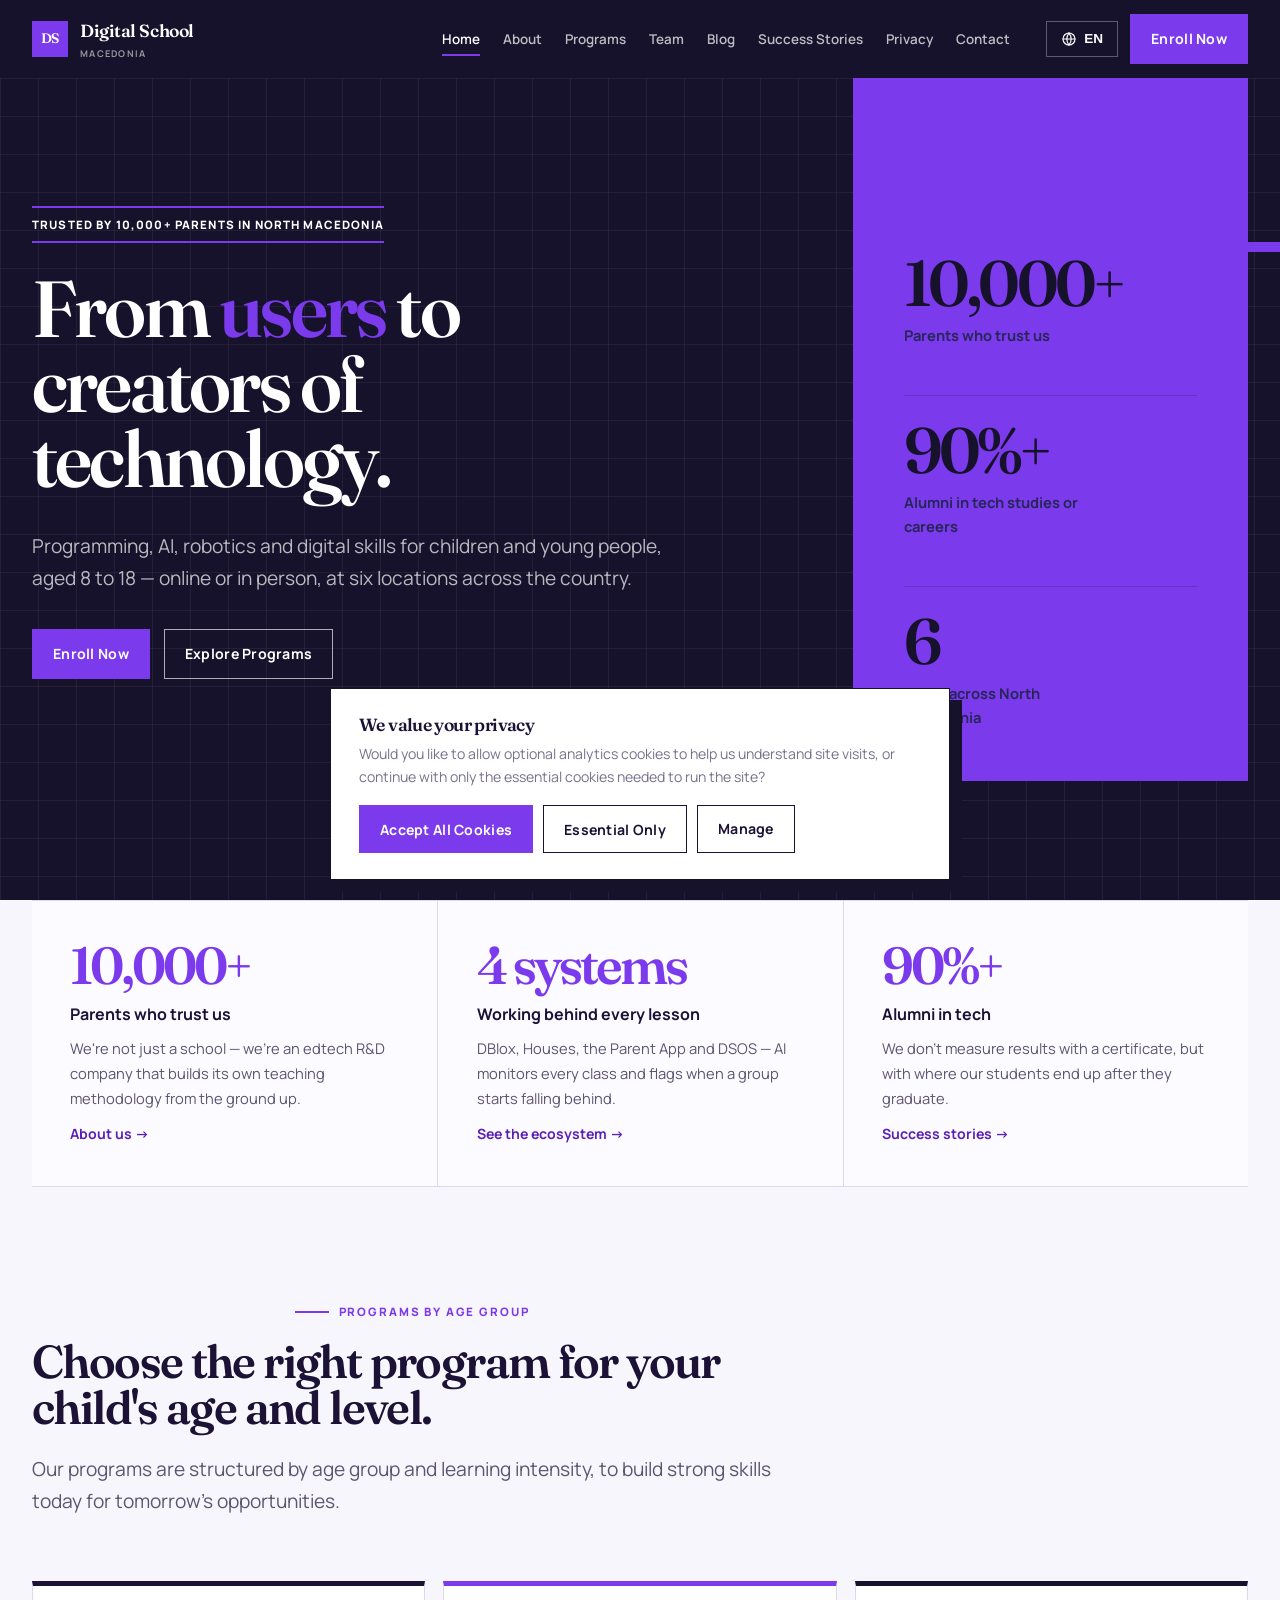
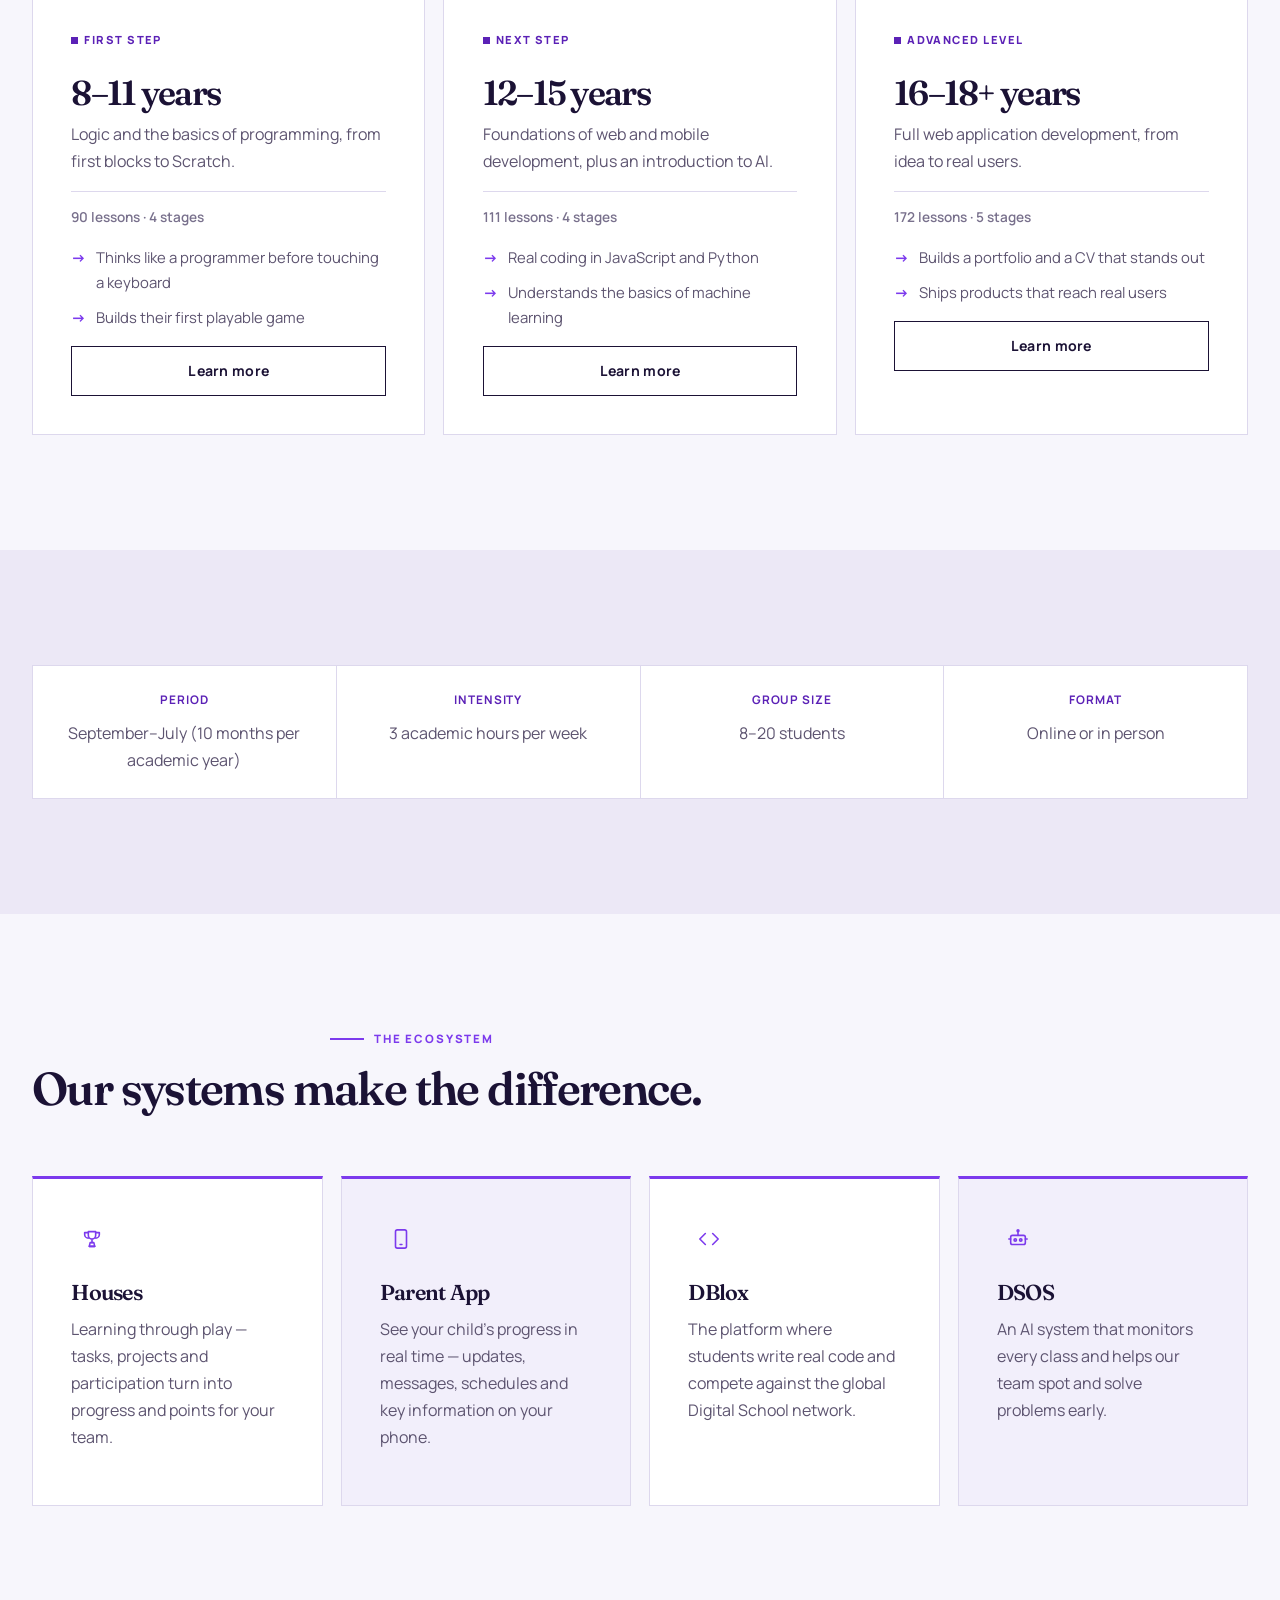
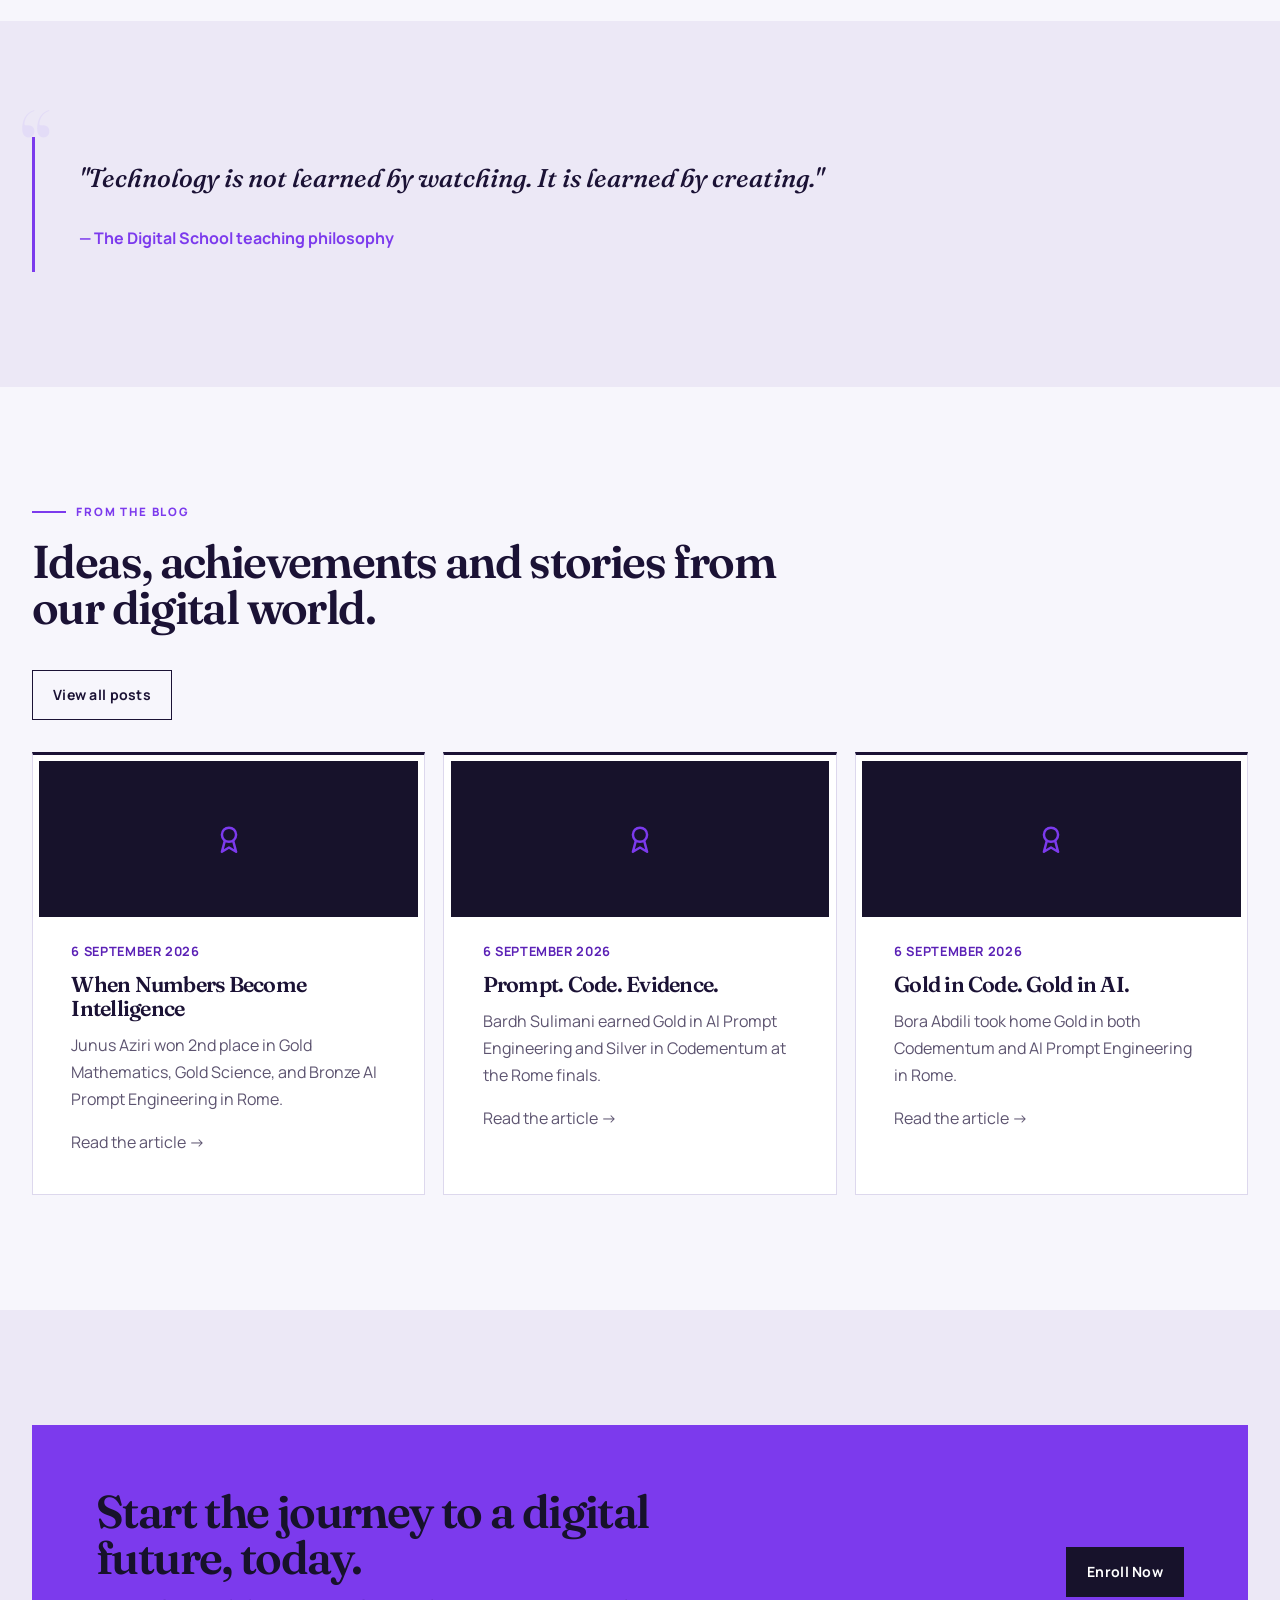
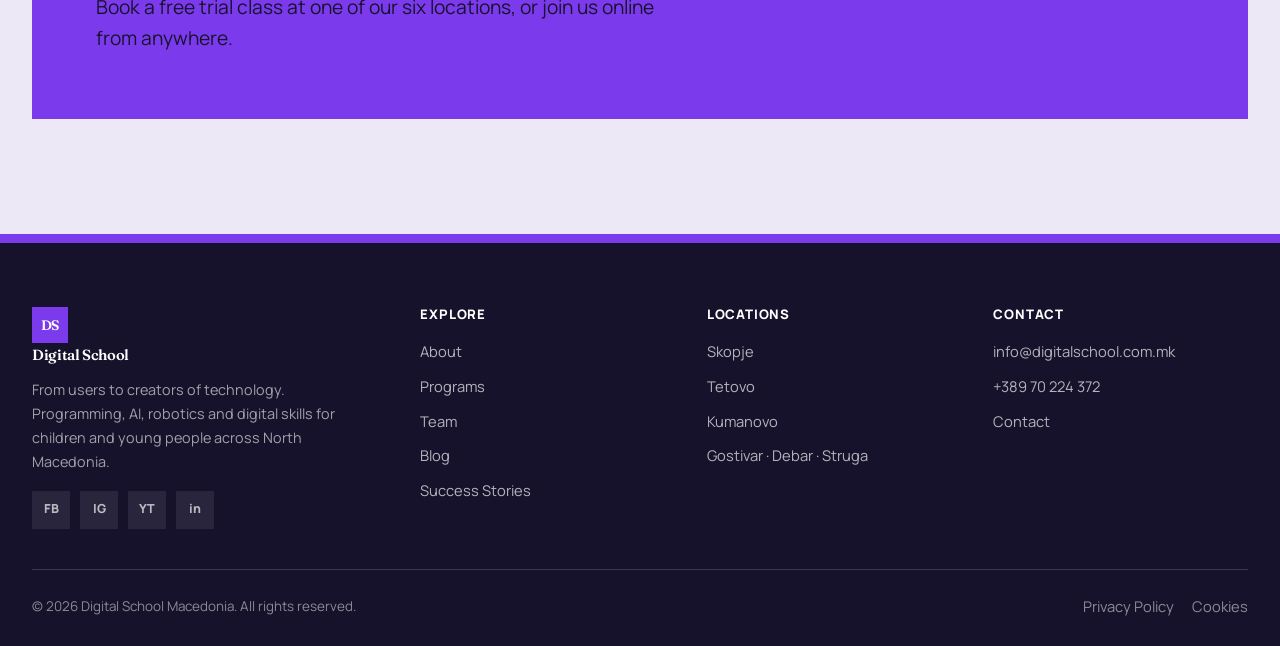
<file: index.html>
<!DOCTYPE html>
<html lang="en">
<head>
<meta charset="UTF-8">
<meta name="viewport" content="width=device-width, initial-scale=1.0">
<title>Digital School Macedonia — Coding, AI & Robotics for Kids and Teens</title>
<meta name="description" content="Digital School Macedonia teaches programming, AI, robotics and digital skills to children and young people aged 8–18, online or in person, across six cities.">
<link rel="icon" href="data:image/svg+xml,<svg xmlns=%22http://www.w3.org/2000/svg%22 viewBox=%220 0 100 100%22><rect width=%22100%22 height=%22100%22 fill=%22%237C3AED%22/><text x=%2250%22 y=%2266%22 font-size=%2250%22 fill=%22white%22 text-anchor=%22middle%22 font-family=%22Arial%22>DS</text></svg>">
<link rel="preconnect" href="https://fonts.googleapis.com">
<link href="https://fonts.googleapis.com/css2?family=Fraunces:opsz,wght@9..144,500;9..144,600;9..144,700&family=Manrope:wght@400;500;600;700;800&display=swap" rel="stylesheet">
<link rel="stylesheet" href="style.css">
</head>
<body>
<svg style="display:none" aria-hidden="true">
<defs>
<symbol id="i-cap" viewBox="0 0 24 24"><path d="M2 8l10-5 10 5-10 5-10-5z"/><path d="M6 10.5V16c0 1.5 2.5 3 6 3s6-1.5 6-3v-5.5"/><path d="M22 8v6"/></symbol>
<symbol id="i-wrench" viewBox="0 0 24 24"><path d="M14.7 6.3a4 4 0 1 0-5.4 5.4L3 18v3h3l6.3-6.3a4 4 0 0 0 5.4-5.4l-2.8 2.8-2-2 2.8-2.8z"/></symbol>
<symbol id="i-globe" viewBox="0 0 24 24"><circle cx="12" cy="12" r="9"/><path d="M3 12h18"/><path d="M12 3a14 14 0 0 1 0 18"/><path d="M12 3a14 14 0 0 0 0 18"/></symbol>
<symbol id="i-rocket" viewBox="0 0 24 24"><path d="M12 2c3 2 5 6 5 10 0 2-1 4-2 5l-3 3-3-3c-1-1-2-3-2-5 0-4 2-8 5-10z"/><circle cx="12" cy="10" r="1.6"/><path d="M8 17l-3 4M16 17l3 4"/></symbol>
<symbol id="i-trophy" viewBox="0 0 24 24"><path d="M8 4h8v4a4 4 0 0 1-8 0V4z"/><path d="M8 5H4v2a4 4 0 0 0 4 4"/><path d="M16 5h4v2a4 4 0 0 1-4 4"/><path d="M12 13v3"/><path d="M9 20h6"/><path d="M10 16h4l1 4H9l1-4z"/></symbol>
<symbol id="i-phone" viewBox="0 0 24 24"><rect x="6" y="2" width="12" height="20" rx="2"/><path d="M11 18h2"/></symbol>
<symbol id="i-code" viewBox="0 0 24 24"><path d="M8 6L2 12l6 6"/><path d="M16 6l6 6-6 6"/></symbol>
<symbol id="i-robot" viewBox="0 0 24 24"><rect x="4" y="8" width="16" height="10" rx="2"/><circle cx="9" cy="13" r="1.3"/><circle cx="15" cy="13" r="1.3"/><path d="M12 8V4"/><circle cx="12" cy="3" r="1"/><path d="M2 12h2M20 12h2"/></symbol>
<symbol id="i-book" viewBox="0 0 24 24"><path d="M4 4h7a3 3 0 0 1 3 3v13a3 3 0 0 0-3-2H4V4z"/><path d="M20 4h-7a3 3 0 0 0-3 3v13a3 3 0 0 1 3-2h7V4z"/></symbol>
<symbol id="i-teacher" viewBox="0 0 24 24"><circle cx="9" cy="8" r="3.5"/><path d="M3 20c0-3.5 2.7-6 6-6s6 2.5 6 6"/><path d="M17 11l1.5 1.5L22 9"/></symbol>
<symbol id="i-award" viewBox="0 0 24 24"><circle cx="12" cy="9" r="5"/><path d="M9 13.5L7 21l5-3 5 3-2-7.5"/></symbol>
<symbol id="i-support" viewBox="0 0 24 24"><circle cx="8" cy="10" r="3"/><circle cx="16" cy="10" r="3"/><path d="M2 20c0-3 2.5-5 6-5s6 2 6 5"/><path d="M10 20c0-3 2.5-5 6-5s6 2 6 5" opacity="0.55"/></symbol>
<symbol id="i-folder" viewBox="0 0 24 24"><path d="M3 7a2 2 0 0 1 2-2h4l2 2h8a2 2 0 0 1 2 2v9a2 2 0 0 1-2 2H5a2 2 0 0 1-2-2V7z"/></symbol>
<symbol id="i-target" viewBox="0 0 24 24"><circle cx="12" cy="12" r="8"/><circle cx="12" cy="12" r="4.5"/><circle cx="12" cy="12" r="1"/></symbol>
<symbol id="i-compass" viewBox="0 0 24 24"><circle cx="12" cy="12" r="9"/><path d="M15 9l-2 6-6 2 2-6 6-2z"/></symbol>
<symbol id="i-chat" viewBox="0 0 24 24"><path d="M4 5h16a1 1 0 0 1 1 1v9a1 1 0 0 1-1 1H9l-5 4v-4H4a1 1 0 0 1-1-1V6a1 1 0 0 1 1-1z"/></symbol>
<symbol id="i-house" viewBox="0 0 24 24"><path d="M3 11l9-7 9 7"/><path d="M5 10v10h14V10"/><path d="M9 20v-6h6v6"/></symbol>
<symbol id="i-arrow" viewBox="0 0 24 24"><path d="M5 12h14"/><path d="M13 6l6 6-6 6"/></symbol>
</defs>
</svg>

<header class="site-header">
  <div class="container nav-wrap">
    <a href="index.html" class="brand">
      <span class="brand-mark">DS</span>
      <span>Digital School<br><small>MACEDONIA</small></span>
    </a>
    <nav class="main-nav" id="mainNav">
      <a href="index.html" class="active" data-i18n="nav.home">Home</a>
      <a href="about.html" data-i18n="nav.about">About</a>
      <a href="programs.html" data-i18n="nav.programs">Programs</a>
      <a href="team.html" data-i18n="nav.team">Team</a>
      <a href="blog.html" data-i18n="nav.blog">Blog</a>
      <a href="success-stories.html" data-i18n="nav.success">Success Stories</a>
      <a href="privacy.html" data-i18n="nav.privacy">Privacy</a>
      <a href="contact.html" data-i18n="nav.contact">Contact</a>
      <a href="contact.html" class="btn btn-cta btn-block nav-enroll-mobile" data-i18n="nav.enroll">Enroll Now</a>
    </nav>
    <div class="nav-actions">
      <div class="lang-switch">
        <button class="lang-btn" id="langBtn" aria-haspopup="true"><svg class="icon-svg icon-sm"><use href="#i-globe"/></svg><span id="langBtnLabel">EN</span></button>
        <div class="lang-menu" id="langMenu">
          <button data-lang="en" class="active">🇬🇧 English</button>
          <button data-lang="sq">🇦🇱 Shqip</button>
          <button data-lang="mk">🇲🇰 Македонски</button>
        </div>
      </div>
      <a href="contact.html" class="btn btn-cta" data-i18n="nav.enroll">Enroll Now</a>
      <button class="nav-toggle" id="navToggle" aria-label="Menu"><span></span><span></span><span></span></button>
    </div>
  </div>
</header>

<section class="hero">
  <div class="container">
    <div class="hero-grid">
      <div class="hero-copy">
        <span class="hero-tag"><span data-i18n="home.hero.tag">Trusted by 10,000+ parents in North Macedonia</span></span>
        <h1 data-i18n="home.hero.title">From <span class="accent">users</span> to creators of technology.</h1>
        <p class="lede" data-i18n="home.hero.lede">Programming, AI, robotics and digital skills for children and young people, aged 8 to 18 — online or in person, at six locations across the country.</p>
        <div class="hero-actions">
          <a href="contact.html" class="btn btn-cta" data-i18n="home.hero.cta1">Enroll Now</a>
          <a href="programs.html" class="btn btn-ghost-light" data-i18n="home.hero.cta2">Explore Programs</a>
        </div>
      </div>
      <div class="hero-panel">
        <div class="hero-panel-stat">
          <strong>10,000+</strong>
          <span data-i18n="home.hero.chip1">Parents who trust us</span>
        </div>
        <div class="hero-panel-divider"></div>
        <div class="hero-panel-stat">
          <strong>90%+</strong>
          <span data-i18n="home.hero.chip2">Alumni in tech studies or careers</span>
        </div>
        <div class="hero-panel-divider"></div>
        <div class="hero-panel-stat" style="margin-bottom:0;">
          <strong>6</strong>
          <span data-i18n="home.hero.chip4">Cities across North Macedonia</span>
        </div>
      </div>
    </div>
  </div>
</section>

<div class="container">
  <div class="stats-bar">
    <div class="stats-bar-item">
      <strong>10,000+</strong>
      <div class="stat-label" data-i18n="home.stats.card1.label">Parents who trust us</div>
      <p data-i18n="home.stats.card1.text">We're not just a school — we're an edtech R&D company that builds its own teaching methodology from the ground up.</p>
      <a href="about.html" class="stat-link" data-i18n="home.stats.card1.link">About us →</a>
    </div>
    <div class="stats-bar-item">
      <strong data-i18n="home.stats.card2.value">4 systems</strong>
      <div class="stat-label" data-i18n="home.stats.card2.label">Working behind every lesson</div>
      <p data-i18n="home.stats.card2.text">DBlox, Houses, the Parent App and DSOS — AI monitors every class and flags when a group starts falling behind.</p>
      <a href="programs.html" class="stat-link" data-i18n="home.stats.card2.link">See the ecosystem →</a>
    </div>
    <div class="stats-bar-item">
      <strong>90%+</strong>
      <div class="stat-label" data-i18n="home.stats.card3.label">Alumni in tech</div>
      <p data-i18n="home.stats.card3.text">We don't measure results with a certificate, but with where our students end up after they graduate.</p>
      <a href="success-stories.html" class="stat-link" data-i18n="home.stats.card3.link">Success stories →</a>
    </div>
  </div>
</div>

<section>
  <div class="container">
    <div class="section-head center">
      <span class="eyebrow" data-i18n="home.programs.eyebrow">Programs by age group</span>
      <h2 data-i18n="home.programs.title">Choose the right program for your child's age and level.</h2>
      <p class="lede" data-i18n="home.programs.lede">Our programs are structured by age group and learning intensity, to build strong skills today for tomorrow's opportunities.</p>
    </div>
    <div class="grid grid-3">
      <div class="card program-card">
        <span class="tag-pill" data-i18n="home.programs.p1.step">First step</span>
        <div class="program-age">8–11 <span data-i18n="home.programs.years">years</span></div>
        <p data-i18n="home.programs.p1.desc">Logic and the basics of programming, from first blocks to Scratch.</p>
        <div class="program-meta"><span data-i18n="home.programs.p1.meta">90 lessons · 4 stages</span></div>
        <ul>
          <li data-i18n="home.programs.p1.li1">Thinks like a programmer before touching a keyboard</li>
          <li data-i18n="home.programs.p1.li2">Builds their first playable game</li>
        </ul>
        <a href="programs.html" class="btn btn-outline btn-block" data-i18n="home.programs.learnMore">Learn more</a>
      </div>
      <div class="card program-card step-2">
        <span class="tag-pill" data-i18n="home.programs.p2.step">Next step</span>
        <div class="program-age">12–15 <span data-i18n="home.programs.years">years</span></div>
        <p data-i18n="home.programs.p2.desc">Foundations of web and mobile development, plus an introduction to AI.</p>
        <div class="program-meta"><span data-i18n="home.programs.p2.meta">111 lessons · 4 stages</span></div>
        <ul>
          <li data-i18n="home.programs.p2.li1">Real coding in JavaScript and Python</li>
          <li data-i18n="home.programs.p2.li2">Understands the basics of machine learning</li>
        </ul>
        <a href="programs.html" class="btn btn-outline btn-block" data-i18n="home.programs.learnMore">Learn more</a>
      </div>
      <div class="card program-card step-3">
        <span class="tag-pill" data-i18n="home.programs.p3.step">Advanced level</span>
        <div class="program-age">16–18+ <span data-i18n="home.programs.years">years</span></div>
        <p data-i18n="home.programs.p3.desc">Full web application development, from idea to real users.</p>
        <div class="program-meta"><span data-i18n="home.programs.p3.meta">172 lessons · 5 stages</span></div>
        <ul>
          <li data-i18n="home.programs.p3.li1">Builds a portfolio and a CV that stands out</li>
          <li data-i18n="home.programs.p3.li2">Ships products that reach real users</li>
        </ul>
        <a href="programs.html" class="btn btn-outline btn-block" data-i18n="home.programs.learnMore">Learn more</a>
      </div>
    </div>
  </div>
</section>

<section class="section-alt">
  <div class="container">
    <div class="info-strip">
      <div><strong data-i18n="home.info.period">Period</strong><span data-i18n="home.info.periodVal">September–July (10 months per academic year)</span></div>
      <div><strong data-i18n="home.info.intensity">Intensity</strong><span data-i18n="home.info.intensityVal">3 academic hours per week</span></div>
      <div><strong data-i18n="home.info.group">Group size</strong><span data-i18n="home.info.groupVal">8–20 students</span></div>
      <div><strong data-i18n="home.info.method">Format</strong><span data-i18n="home.info.methodVal">Online or in person</span></div>
    </div>
  </div>
</section>

<section>
  <div class="container">
    <div class="section-head center">
      <span class="eyebrow" data-i18n="home.ecosystem.eyebrow">The ecosystem</span>
      <h2 data-i18n="home.ecosystem.title">Our systems make the difference.</h2>
    </div>
    <div class="grid grid-4">
      <div class="card eco-card">
        <div class="icon-badge"><svg class="icon-svg"><use href="#i-trophy"/></svg></div>
        <h3 data-i18n="home.ecosystem.e1.title">Houses</h3>
        <p data-i18n="home.ecosystem.e1.text">Learning through play — tasks, projects and participation turn into progress and points for your team.</p>
      </div>
      <div class="card eco-card">
        <div class="icon-badge"><svg class="icon-svg"><use href="#i-phone"/></svg></div>
        <h3 data-i18n="home.ecosystem.e2.title">Parent App</h3>
        <p data-i18n="home.ecosystem.e2.text">See your child's progress in real time — updates, messages, schedules and key information on your phone.</p>
      </div>
      <div class="card eco-card">
        <div class="icon-badge"><svg class="icon-svg"><use href="#i-code"/></svg></div>
        <h3 data-i18n="home.ecosystem.e3.title">DBlox</h3>
        <p data-i18n="home.ecosystem.e3.text">The platform where students write real code and compete against the global Digital School network.</p>
      </div>
      <div class="card eco-card">
        <div class="icon-badge"><svg class="icon-svg"><use href="#i-robot"/></svg></div>
        <h3 data-i18n="home.ecosystem.e4.title">DSOS</h3>
        <p data-i18n="home.ecosystem.e4.text">An AI system that monitors every class and helps our team spot and solve problems early.</p>
      </div>
    </div>
  </div>
</section>

<section class="section-alt">
  <div class="container">
    <div class="quote-card">
      <p data-i18n="home.quote.text">"Technology is not learned by watching. It is learned by creating."</p>
      <cite data-i18n="home.quote.cite">— The Digital School teaching philosophy</cite>
    </div>
  </div>
</section>

<section>
  <div class="container">
    <div class="flex-between section-head" style="margin-bottom:32px;">
      <div>
        <span class="eyebrow" data-i18n="home.blog.eyebrow">From the blog</span>
        <h2 class="mt-0" data-i18n="home.blog.title">Ideas, achievements and stories from our digital world.</h2>
      </div>
      <a href="blog.html" class="btn btn-outline" data-i18n="home.blog.viewAll">View all posts</a>
    </div>
    <div class="grid grid-3">
      <div class="card blog-card">
        <div class="blog-thumb"><svg class="icon-svg icon-lg"><use href="#i-award"/></svg></div>
        <div class="blog-date" data-i18n="home.blog.post1.date">6 September 2026</div>
        <h3 data-i18n="home.blog.post1.title">When Numbers Become Intelligence</h3>
        <p data-i18n="home.blog.post1.text">Junus Aziri won 2nd place in Gold Mathematics, Gold Science, and Bronze AI Prompt Engineering in Rome.</p>
        <a href="blog.html" data-i18n="home.blog.readMore">Read the article →</a>
      </div>
      <div class="card blog-card">
        <div class="blog-thumb"><svg class="icon-svg icon-lg"><use href="#i-award"/></svg></div>
        <div class="blog-date" data-i18n="home.blog.post2.date">6 September 2026</div>
        <h3 data-i18n="home.blog.post2.title">Prompt. Code. Evidence.</h3>
        <p data-i18n="home.blog.post2.text">Bardh Sulimani earned Gold in AI Prompt Engineering and Silver in Codementum at the Rome finals.</p>
        <a href="blog.html" data-i18n="home.blog.readMore">Read the article →</a>
      </div>
      <div class="card blog-card">
        <div class="blog-thumb"><svg class="icon-svg icon-lg"><use href="#i-award"/></svg></div>
        <div class="blog-date" data-i18n="home.blog.post3.date">6 September 2026</div>
        <h3 data-i18n="home.blog.post3.title">Gold in Code. Gold in AI.</h3>
        <p data-i18n="home.blog.post3.text">Bora Abdili took home Gold in both Codementum and AI Prompt Engineering in Rome.</p>
        <a href="blog.html" data-i18n="home.blog.readMore">Read the article →</a>
      </div>
    </div>
  </div>
</section>

<section class="section-alt">
  <div class="container">
    <div class="cta-band">
      <div class="cta-band-text">
      <h2 data-i18n="home.cta.title">Start the journey to a digital future, today.</h2>
      <p class="lede" data-i18n="home.cta.lede">Book a free trial class at one of our six locations, or join us online from anywhere.</p>
          </div>
      <a href="contact.html" class="btn btn-cta" data-i18n="home.hero.cta1">Enroll Now</a>
    </div>
  </div>
</section>

<footer class="site-footer">
  <div class="container">
    <div class="footer-grid">
      <div class="footer-brand">
        <a href="index.html" class="brand" style="color:#fff">
          <span class="brand-mark">DS</span><span>Digital School</span>
        </a>
        <p data-i18n="footer.about">From users to creators of technology. Programming, AI, robotics and digital skills for children and young people across North Macedonia.</p>
        <div class="footer-social">
          <a href="https://www.facebook.com/digitalschoolmk" target="_blank" rel="noopener" aria-label="Facebook">FB</a>
          <a href="https://www.instagram.com/dsmacedonia/" target="_blank" rel="noopener" aria-label="Instagram">IG</a>
          <a href="https://www.youtube.com/@digitalschoolmacedonia" target="_blank" rel="noopener" aria-label="YouTube">YT</a>
          <a href="https://www.linkedin.com/company/20141187/" target="_blank" rel="noopener" aria-label="LinkedIn">in</a>
        </div>
      </div>
      <div>
        <h4 data-i18n="footer.explore">Explore</h4>
        <a href="about.html" data-i18n="nav.about">About</a>
        <a href="programs.html" data-i18n="nav.programs">Programs</a>
        <a href="team.html" data-i18n="nav.team">Team</a>
        <a href="blog.html" data-i18n="nav.blog">Blog</a>
        <a href="success-stories.html" data-i18n="nav.success">Success Stories</a>
      </div>
      <div>
        <h4 data-i18n="footer.locations">Locations</h4>
        <a href="contact.html">Skopje</a>
        <a href="contact.html">Tetovo</a>
        <a href="contact.html">Kumanovo</a>
        <a href="contact.html">Gostivar · Debar · Struga</a>
      </div>
      <div>
        <h4 data-i18n="footer.contact">Contact</h4>
        <a href="mailto:info@digitalschool.com.mk">info@digitalschool.com.mk</a>
        <a href="tel:+38970224372">+389 70 224 372</a>
        <a href="contact.html" data-i18n="nav.contact">Contact page</a>
      </div>
    </div>
    <div class="footer-bottom">
      <span>© 2026 Digital School Macedonia. <span data-i18n="footer.rights">All rights reserved.</span></span>
      <div class="footer-bottom-links">
        <a href="privacy.html" data-i18n="footer.privacy">Privacy Policy</a>
        <a href="privacy.html#cookies" data-i18n="footer.cookies">Cookies</a>
      </div>
    </div>
  </div>
</footer>

<div class="cookie-banner" id="cookieBanner">
  <h4 data-i18n="cookies.title">We value your privacy</h4>
  <p data-i18n="cookies.text">Would you like to allow optional analytics cookies to help us understand site visits, or continue with only the essential cookies needed to run the site?</p>
  <div class="cookie-actions">
    <button class="btn btn-cta" id="cookieAcceptAll" data-i18n="cookies.acceptAll">Accept All Cookies</button>
    <button class="btn btn-outline" id="cookieRejectAll" data-i18n="cookies.rejectAll">Essential Only</button>
    <a href="privacy.html#cookies" class="btn btn-outline" data-i18n="cookies.manage">Manage</a>
  </div>
</div>

<script src="i18n-data.js"></script>
<script src="i18n.js"></script>
<script src="main.js"></script>
</body>
</html>
</file>
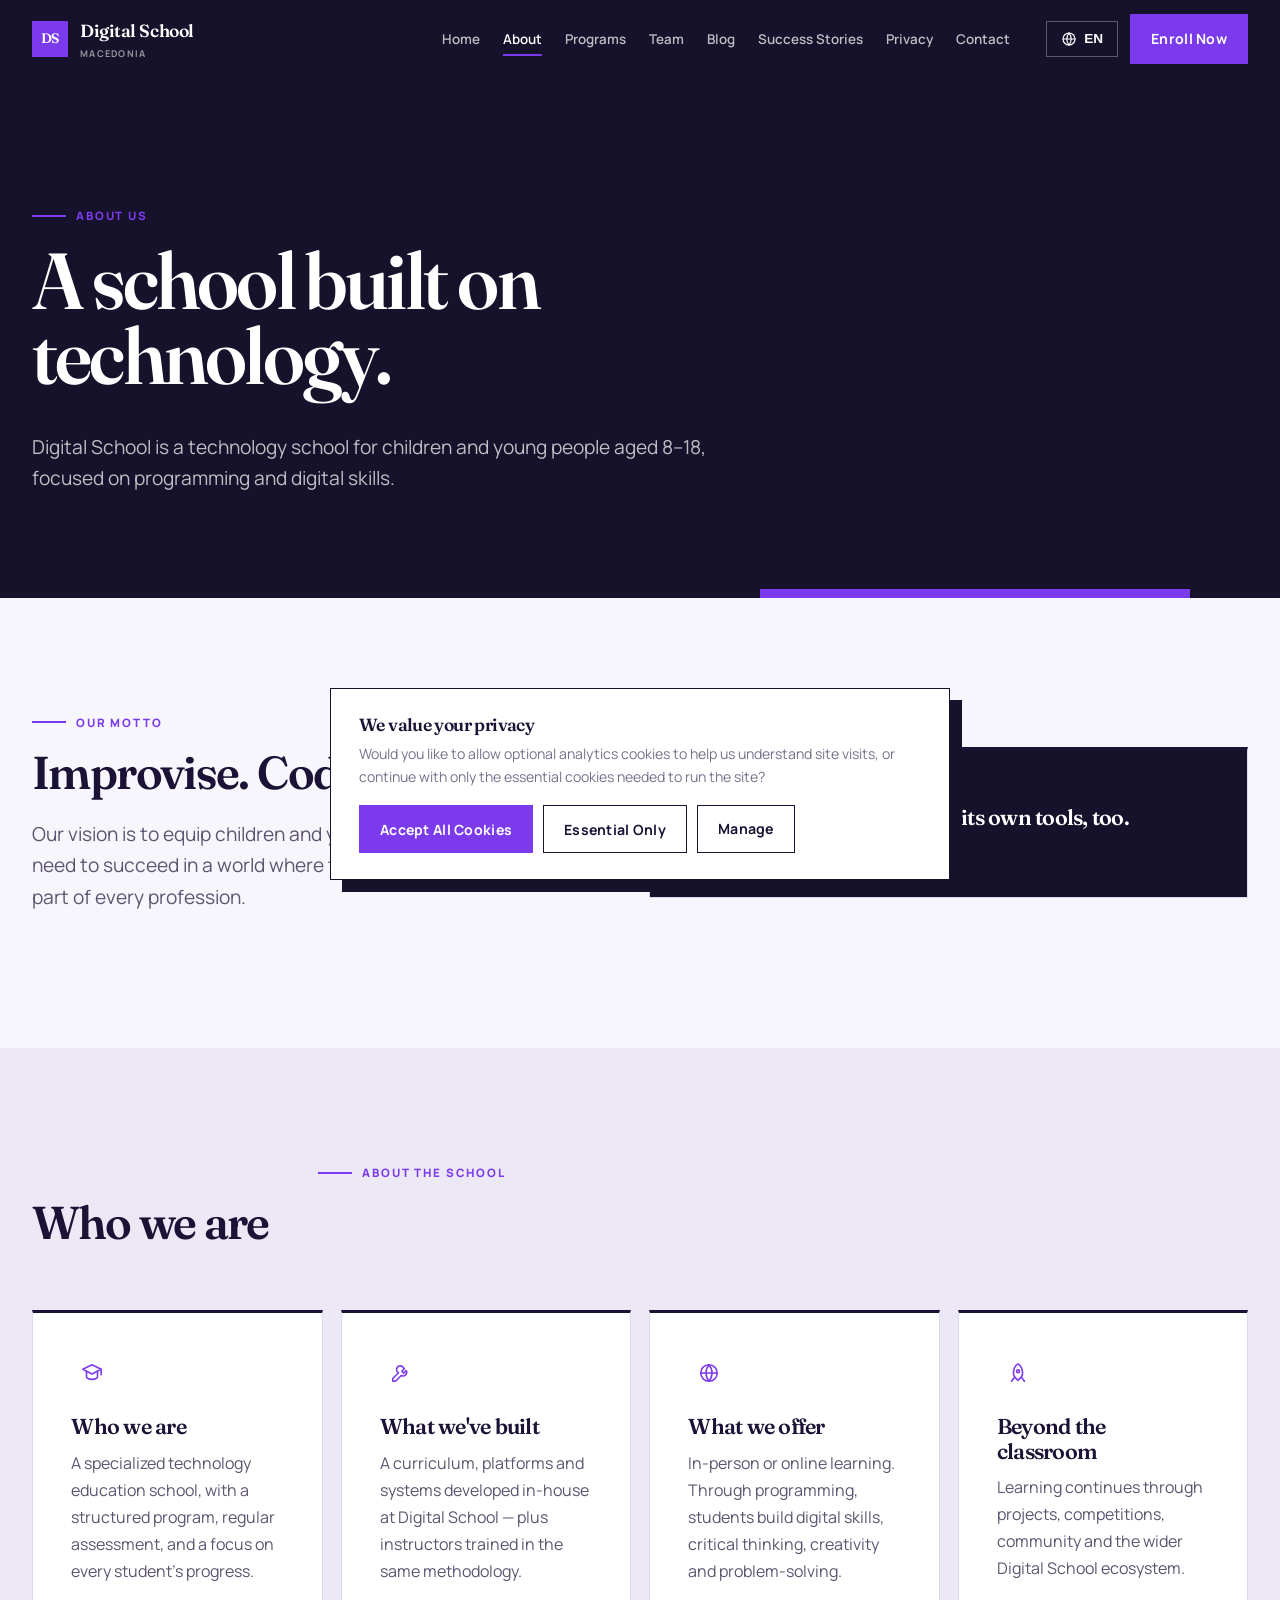
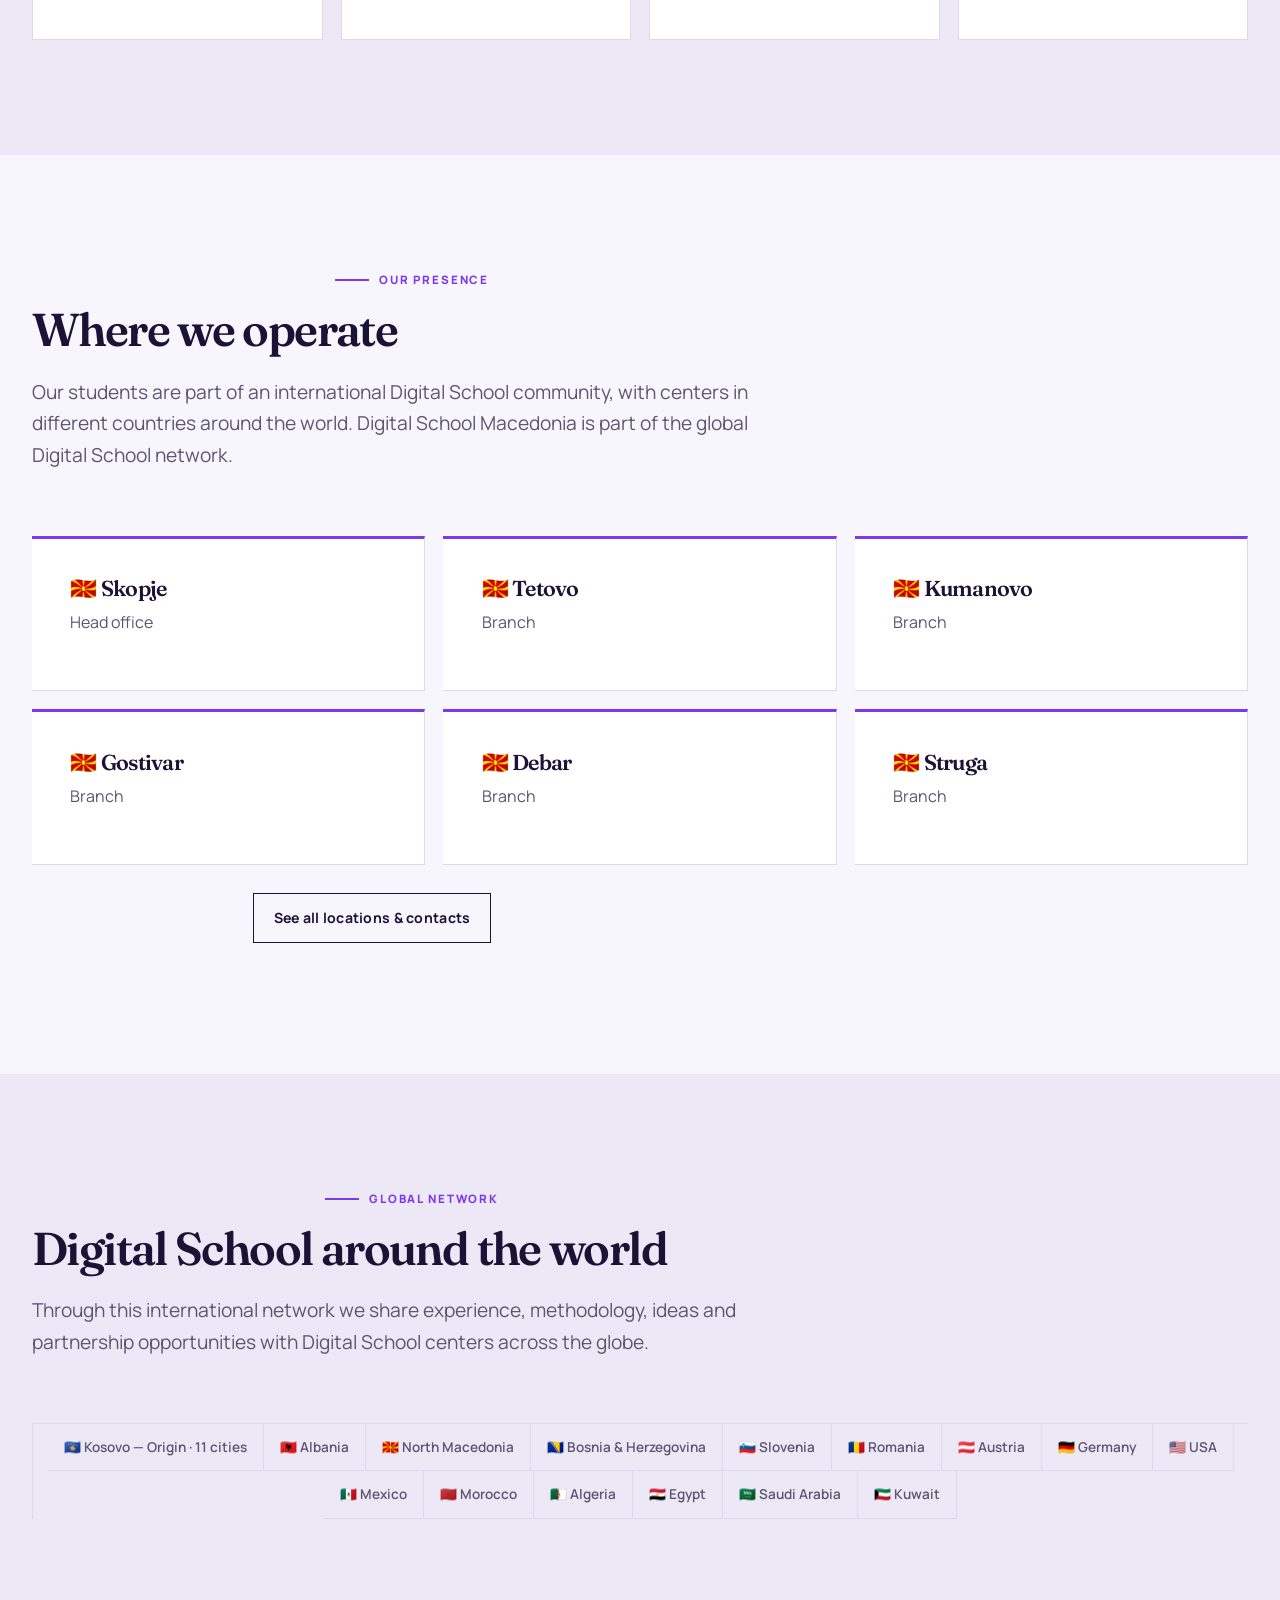
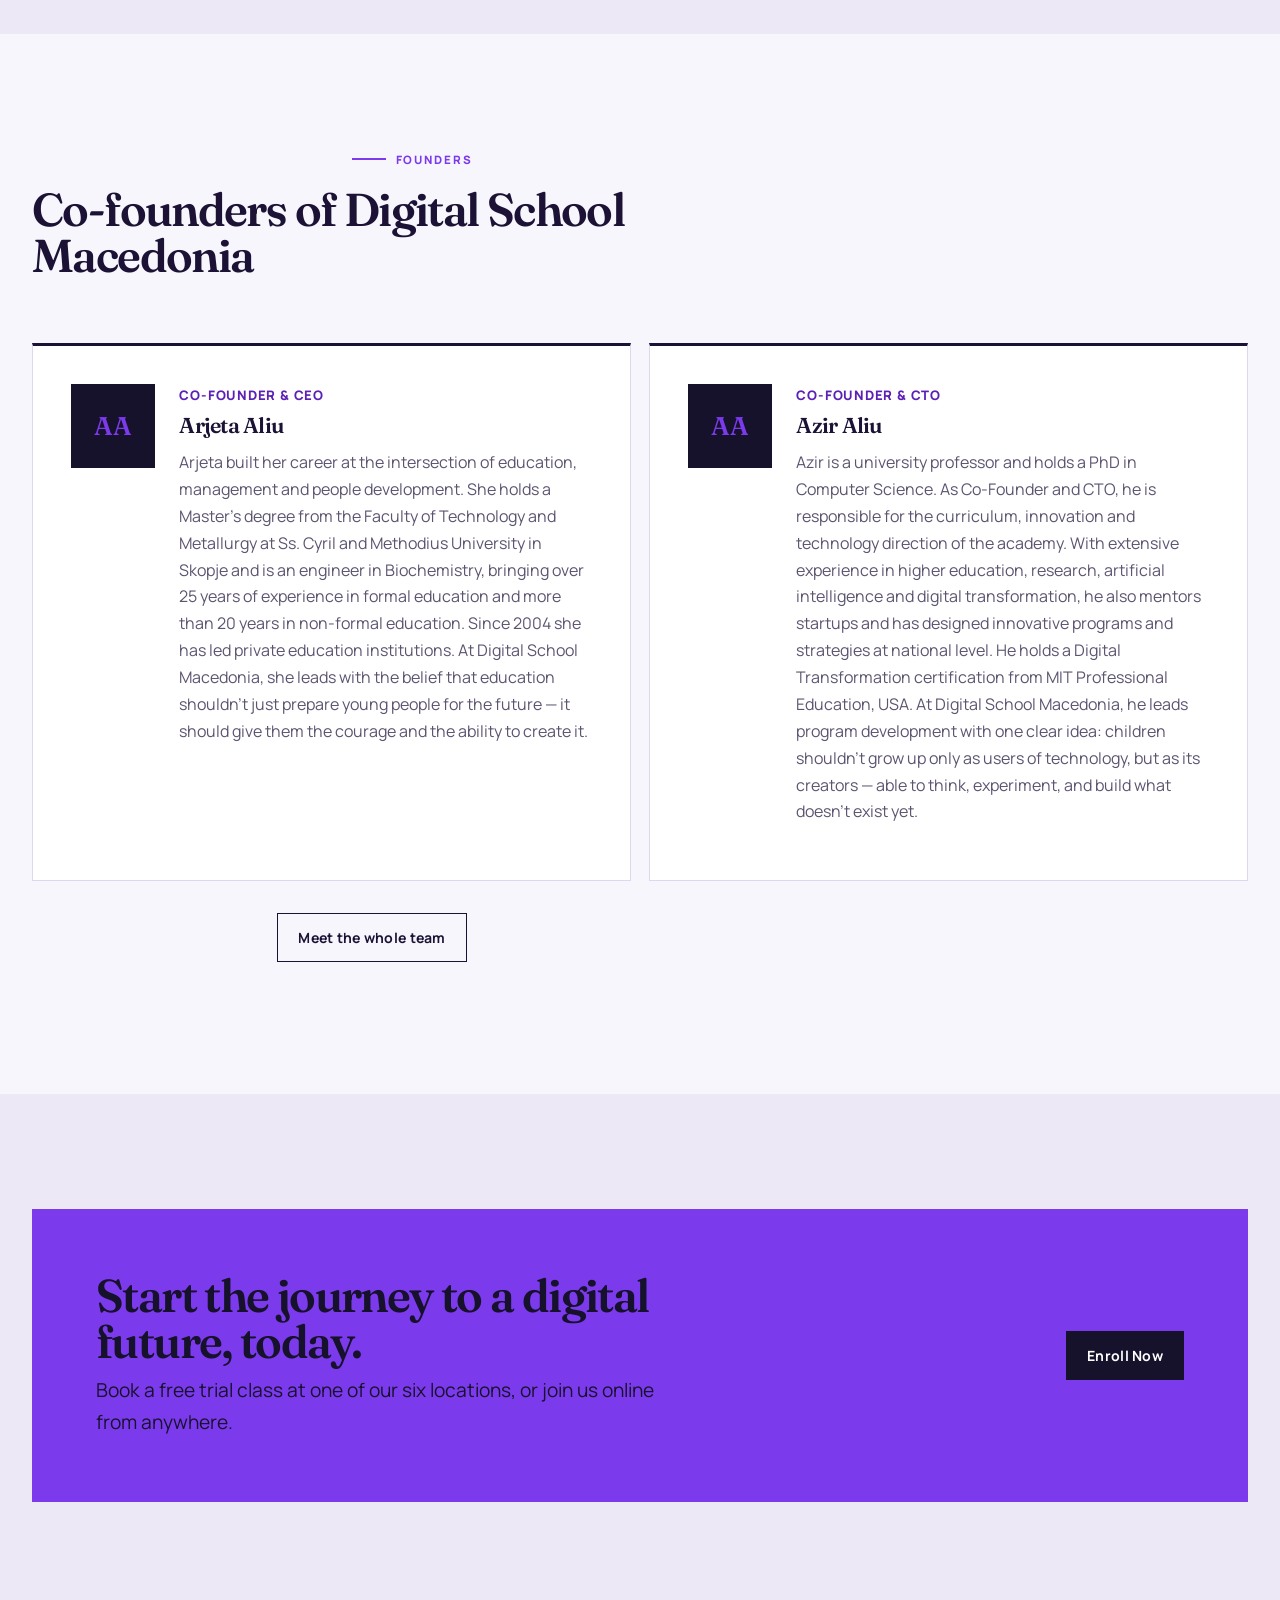
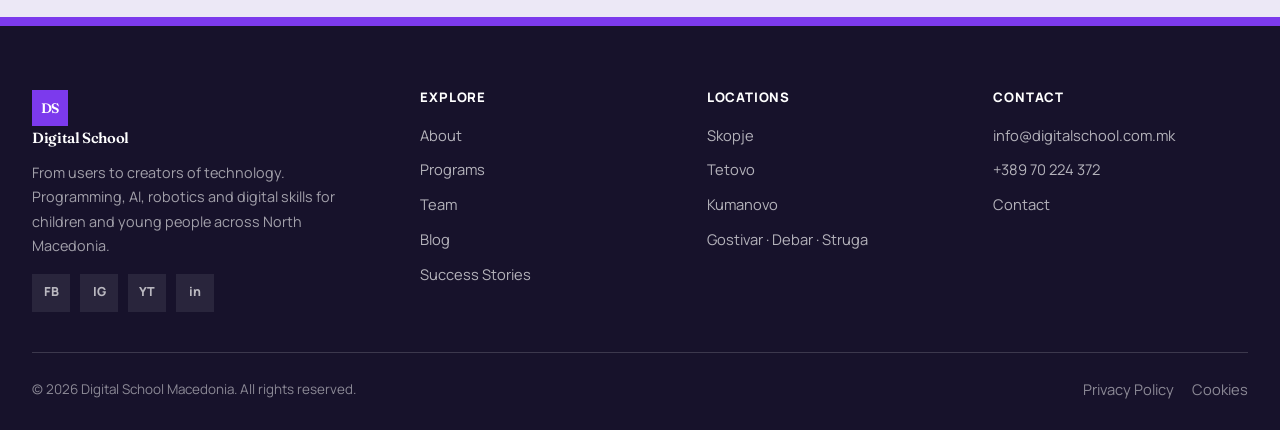
<file: about.html>
<!DOCTYPE html>
<html lang="en">
<head>
<meta charset="UTF-8">
<meta name="viewport" content="width=device-width, initial-scale=1.0">
<title>About Us — Digital School Macedonia</title>
<meta name="description" content="Digital School Macedonia is a technology school for children and young people aged 8–18, part of a global network present in 14+ countries.">
<link rel="icon" href="data:image/svg+xml,<svg xmlns=%22http://www.w3.org/2000/svg%22 viewBox=%220 0 100 100%22><rect width=%22100%22 height=%22100%22 fill=%22%237C3AED%22/><text x=%2250%22 y=%2266%22 font-size=%2250%22 fill=%22white%22 text-anchor=%22middle%22 font-family=%22Arial%22>DS</text></svg>">
<link rel="preconnect" href="https://fonts.googleapis.com">
<link href="https://fonts.googleapis.com/css2?family=Fraunces:opsz,wght@9..144,500;9..144,600;9..144,700&family=Manrope:wght@400;500;600;700;800&display=swap" rel="stylesheet">
<link rel="stylesheet" href="style.css">
</head>
<body>
<svg style="display:none" aria-hidden="true">
<defs>
<symbol id="i-cap" viewBox="0 0 24 24"><path d="M2 8l10-5 10 5-10 5-10-5z"/><path d="M6 10.5V16c0 1.5 2.5 3 6 3s6-1.5 6-3v-5.5"/><path d="M22 8v6"/></symbol>
<symbol id="i-wrench" viewBox="0 0 24 24"><path d="M14.7 6.3a4 4 0 1 0-5.4 5.4L3 18v3h3l6.3-6.3a4 4 0 0 0 5.4-5.4l-2.8 2.8-2-2 2.8-2.8z"/></symbol>
<symbol id="i-globe" viewBox="0 0 24 24"><circle cx="12" cy="12" r="9"/><path d="M3 12h18"/><path d="M12 3a14 14 0 0 1 0 18"/><path d="M12 3a14 14 0 0 0 0 18"/></symbol>
<symbol id="i-rocket" viewBox="0 0 24 24"><path d="M12 2c3 2 5 6 5 10 0 2-1 4-2 5l-3 3-3-3c-1-1-2-3-2-5 0-4 2-8 5-10z"/><circle cx="12" cy="10" r="1.6"/><path d="M8 17l-3 4M16 17l3 4"/></symbol>
<symbol id="i-trophy" viewBox="0 0 24 24"><path d="M8 4h8v4a4 4 0 0 1-8 0V4z"/><path d="M8 5H4v2a4 4 0 0 0 4 4"/><path d="M16 5h4v2a4 4 0 0 1-4 4"/><path d="M12 13v3"/><path d="M9 20h6"/><path d="M10 16h4l1 4H9l1-4z"/></symbol>
<symbol id="i-phone" viewBox="0 0 24 24"><rect x="6" y="2" width="12" height="20" rx="2"/><path d="M11 18h2"/></symbol>
<symbol id="i-code" viewBox="0 0 24 24"><path d="M8 6L2 12l6 6"/><path d="M16 6l6 6-6 6"/></symbol>
<symbol id="i-robot" viewBox="0 0 24 24"><rect x="4" y="8" width="16" height="10" rx="2"/><circle cx="9" cy="13" r="1.3"/><circle cx="15" cy="13" r="1.3"/><path d="M12 8V4"/><circle cx="12" cy="3" r="1"/><path d="M2 12h2M20 12h2"/></symbol>
<symbol id="i-book" viewBox="0 0 24 24"><path d="M4 4h7a3 3 0 0 1 3 3v13a3 3 0 0 0-3-2H4V4z"/><path d="M20 4h-7a3 3 0 0 0-3 3v13a3 3 0 0 1 3-2h7V4z"/></symbol>
<symbol id="i-teacher" viewBox="0 0 24 24"><circle cx="9" cy="8" r="3.5"/><path d="M3 20c0-3.5 2.7-6 6-6s6 2.5 6 6"/><path d="M17 11l1.5 1.5L22 9"/></symbol>
<symbol id="i-award" viewBox="0 0 24 24"><circle cx="12" cy="9" r="5"/><path d="M9 13.5L7 21l5-3 5 3-2-7.5"/></symbol>
<symbol id="i-support" viewBox="0 0 24 24"><circle cx="8" cy="10" r="3"/><circle cx="16" cy="10" r="3"/><path d="M2 20c0-3 2.5-5 6-5s6 2 6 5"/><path d="M10 20c0-3 2.5-5 6-5s6 2 6 5" opacity="0.55"/></symbol>
<symbol id="i-folder" viewBox="0 0 24 24"><path d="M3 7a2 2 0 0 1 2-2h4l2 2h8a2 2 0 0 1 2 2v9a2 2 0 0 1-2 2H5a2 2 0 0 1-2-2V7z"/></symbol>
<symbol id="i-target" viewBox="0 0 24 24"><circle cx="12" cy="12" r="8"/><circle cx="12" cy="12" r="4.5"/><circle cx="12" cy="12" r="1"/></symbol>
<symbol id="i-compass" viewBox="0 0 24 24"><circle cx="12" cy="12" r="9"/><path d="M15 9l-2 6-6 2 2-6 6-2z"/></symbol>
<symbol id="i-chat" viewBox="0 0 24 24"><path d="M4 5h16a1 1 0 0 1 1 1v9a1 1 0 0 1-1 1H9l-5 4v-4H4a1 1 0 0 1-1-1V6a1 1 0 0 1 1-1z"/></symbol>
<symbol id="i-house" viewBox="0 0 24 24"><path d="M3 11l9-7 9 7"/><path d="M5 10v10h14V10"/><path d="M9 20v-6h6v6"/></symbol>
<symbol id="i-arrow" viewBox="0 0 24 24"><path d="M5 12h14"/><path d="M13 6l6 6-6 6"/></symbol>
</defs>
</svg>

<header class="site-header">
  <div class="container nav-wrap">
    <a href="index.html" class="brand">
      <span class="brand-mark">DS</span>
      <span>Digital School<br><small>MACEDONIA</small></span>
    </a>
    <nav class="main-nav" id="mainNav">
      <a href="index.html" data-i18n="nav.home">Home</a>
      <a href="about.html" class="active" data-i18n="nav.about">About</a>
      <a href="programs.html" data-i18n="nav.programs">Programs</a>
      <a href="team.html" data-i18n="nav.team">Team</a>
      <a href="blog.html" data-i18n="nav.blog">Blog</a>
      <a href="success-stories.html" data-i18n="nav.success">Success Stories</a>
      <a href="privacy.html" data-i18n="nav.privacy">Privacy</a>
      <a href="contact.html" data-i18n="nav.contact">Contact</a>
      <a href="contact.html" class="btn btn-cta btn-block nav-enroll-mobile" data-i18n="nav.enroll">Enroll Now</a>
    </nav>
    <div class="nav-actions">
      <div class="lang-switch">
        <button class="lang-btn" id="langBtn" aria-haspopup="true"><svg class="icon-svg icon-sm"><use href="#i-globe"/></svg><span id="langBtnLabel">EN</span></button>
        <div class="lang-menu" id="langMenu">
          <button data-lang="en" class="active">🇬🇧 English</button>
          <button data-lang="sq">🇦🇱 Shqip</button>
          <button data-lang="mk">🇲🇰 Македонски</button>
        </div>
      </div>
      <a href="contact.html" class="btn btn-cta" data-i18n="nav.enroll">Enroll Now</a>
      <button class="nav-toggle" id="navToggle" aria-label="Menu"><span></span><span></span><span></span></button>
    </div>
  </div>
</header>

<div class="page-header">
  <div class="container">
    <span class="eyebrow" data-i18n="about.eyebrow">About us</span>
    <h1 data-i18n="about.title">A school built on technology.</h1>
    <p class="lede" data-i18n="about.lede" style="margin:0 auto;">Digital School is a technology school for children and young people aged 8–18, focused on programming and digital skills.</p>
  </div>
</div>

<section>
  <div class="container">
    <div class="grid grid-2" style="align-items:center;">
      <div>
        <span class="eyebrow" data-i18n="about.motto.eyebrow">Our motto</span>
        <h2 data-i18n="about.motto.title">Improvise. Code. Overcome.</h2>
        <p class="lede" data-i18n="about.motto.text">Our vision is to equip children and young people with the skills they need to succeed in a world where technology and digital literacy are part of every profession.</p>
      </div>
      <div class="card" style="background:var(--gradient-hero); color:#fff; text-align:center; padding:56px 32px;">
        <h3 style="color:#fff;" data-i18n="about.motto.card">A school that builds its own tools, too.</h3>
      </div>
    </div>
  </div>
</section>

<section class="section-alt">
  <div class="container">
    <div class="section-head center">
      <span class="eyebrow" data-i18n="about.who.eyebrow">About the school</span>
      <h2 data-i18n="about.who.title">Who we are</h2>
    </div>
    <div class="grid grid-4">
      <div class="card">
        <div class="icon-badge"><svg class="icon-svg"><use href="#i-cap"/></svg></div>
        <h3 data-i18n="about.who.c1.title">Who we are</h3>
        <p data-i18n="about.who.c1.text">A specialized technology education school, with a structured program, regular assessment, and a focus on every student's progress.</p>
      </div>
      <div class="card">
        <div class="icon-badge"><svg class="icon-svg"><use href="#i-wrench"/></svg></div>
        <h3 data-i18n="about.who.c2.title">What we've built</h3>
        <p data-i18n="about.who.c2.text">A curriculum, platforms and systems developed in-house at Digital School — plus instructors trained in the same methodology.</p>
      </div>
      <div class="card">
        <div class="icon-badge"><svg class="icon-svg"><use href="#i-globe"/></svg></div>
        <h3 data-i18n="about.who.c3.title">What we offer</h3>
        <p data-i18n="about.who.c3.text">In-person or online learning. Through programming, students build digital skills, critical thinking, creativity and problem-solving.</p>
      </div>
      <div class="card">
        <div class="icon-badge"><svg class="icon-svg"><use href="#i-rocket"/></svg></div>
        <h3 data-i18n="about.who.c4.title">Beyond the classroom</h3>
        <p data-i18n="about.who.c4.text">Learning continues through projects, competitions, community and the wider Digital School ecosystem.</p>
      </div>
    </div>
  </div>
</section>

<section>
  <div class="container">
    <div class="section-head center">
      <span class="eyebrow" data-i18n="about.presence.eyebrow">Our presence</span>
      <h2 data-i18n="about.presence.title">Where we operate</h2>
      <p class="lede" data-i18n="about.presence.lede">Our students are part of an international Digital School community, with centers in different countries around the world. Digital School Macedonia is part of the global Digital School network.</p>
    </div>
    <div class="grid grid-3">
      <div class="card location-card"><h3>🇲🇰 Skopje</h3><p data-i18n="about.presence.hq">Head office</p></div>
      <div class="card location-card"><h3>🇲🇰 Tetovo</h3><p data-i18n="about.presence.branch">Branch</p></div>
      <div class="card location-card"><h3>🇲🇰 Kumanovo</h3><p data-i18n="about.presence.branch">Branch</p></div>
      <div class="card location-card"><h3>🇲🇰 Gostivar</h3><p data-i18n="about.presence.branch">Branch</p></div>
      <div class="card location-card"><h3>🇲🇰 Debar</h3><p data-i18n="about.presence.branch">Branch</p></div>
      <div class="card location-card"><h3>🇲🇰 Struga</h3><p data-i18n="about.presence.branch">Branch</p></div>
    </div>
    <p class="text-center" style="margin-top:28px;"><a href="contact.html" class="btn btn-outline" data-i18n="about.presence.viewAll">See all locations & contacts</a></p>
  </div>
</section>

<section class="section-alt">
  <div class="container">
    <div class="section-head center">
      <span class="eyebrow" data-i18n="about.global.eyebrow">Global network</span>
      <h2 data-i18n="about.global.title">Digital School around the world</h2>
      <p class="lede" data-i18n="about.global.lede">Through this international network we share experience, methodology, ideas and partnership opportunities with Digital School centers across the globe.</p>
    </div>
    <div class="badge-strip" style="justify-content:center;">
      <span data-i18n="about.global.origin">🇽🇰 Kosovo — Origin · 11 cities</span>
      <span>🇦🇱 Albania</span>
      <span>🇲🇰 North Macedonia</span>
      <span>🇧🇦 Bosnia & Herzegovina</span>
      <span>🇸🇮 Slovenia</span>
      <span>🇷🇴 Romania</span>
      <span>🇦🇹 Austria</span>
      <span>🇩🇪 Germany</span>
      <span>🇺🇸 USA</span>
      <span>🇲🇽 Mexico</span>
      <span>🇲🇦 Morocco</span>
      <span>🇩🇿 Algeria</span>
      <span>🇪🇬 Egypt</span>
      <span>🇸🇦 Saudi Arabia</span>
      <span>🇰🇼 Kuwait</span>
    </div>
  </div>
</section>

<section>
  <div class="container">
    <div class="section-head center">
      <span class="eyebrow" data-i18n="about.founders.eyebrow">Founders</span>
      <h2 data-i18n="about.founders.title">Co-founders of Digital School Macedonia</h2>
    </div>
    <div class="grid grid-2">
      <div class="card person-card">
        <div class="avatar">AA</div>
        <div>
          <div class="person-role" data-i18n="about.founders.p1.role">Co-Founder & CEO</div>
          <h3>Arjeta Aliu</h3>
          <p data-i18n="about.founders.p1.bio">Arjeta built her career at the intersection of education, management and people development. She holds a Master's degree from the Faculty of Technology and Metallurgy at Ss. Cyril and Methodius University in Skopje and is an engineer in Biochemistry, bringing over 25 years of experience in formal education and more than 20 years in non-formal education. Since 2004 she has led private education institutions. At Digital School Macedonia, she leads with the belief that education shouldn't just prepare young people for the future — it should give them the courage and the ability to create it.</p>
        </div>
      </div>
      <div class="card person-card">
        <div class="avatar">AA</div>
        <div>
          <div class="person-role" data-i18n="about.founders.p2.role">Co-Founder & CTO</div>
          <h3>Azir Aliu</h3>
          <p data-i18n="about.founders.p2.bio">Azir is a university professor and holds a PhD in Computer Science. As Co-Founder and CTO, he is responsible for the curriculum, innovation and technology direction of the academy. With extensive experience in higher education, research, artificial intelligence and digital transformation, he also mentors startups and has designed innovative programs and strategies at national level. He holds a Digital Transformation certification from MIT Professional Education, USA. At Digital School Macedonia, he leads program development with one clear idea: children shouldn't grow up only as users of technology, but as its creators — able to think, experiment, and build what doesn't exist yet.</p>
        </div>
      </div>
    </div>
    <p class="text-center" style="margin-top:32px;"><a href="team.html" class="btn btn-outline" data-i18n="about.founders.meetTeam">Meet the whole team</a></p>
  </div>
</section>

<section class="section-alt">
  <div class="container">
    <div class="cta-band">
      <div class="cta-band-text">
      <h2 data-i18n="home.cta.title">Start the journey to a digital future, today.</h2>
      <p class="lede" data-i18n="home.cta.lede">Book a free trial class at one of our six locations, or join us online from anywhere.</p>
          </div>
      <a href="contact.html" class="btn btn-cta" data-i18n="home.hero.cta1">Enroll Now</a>
    </div>
  </div>
</section>

<footer class="site-footer">
  <div class="container">
    <div class="footer-grid">
      <div class="footer-brand">
        <a href="index.html" class="brand" style="color:#fff">
          <span class="brand-mark">DS</span><span>Digital School</span>
        </a>
        <p data-i18n="footer.about">From users to creators of technology. Programming, AI, robotics and digital skills for children and young people across North Macedonia.</p>
        <div class="footer-social">
          <a href="https://www.facebook.com/digitalschoolmk" target="_blank" rel="noopener" aria-label="Facebook">FB</a>
          <a href="https://www.instagram.com/dsmacedonia/" target="_blank" rel="noopener" aria-label="Instagram">IG</a>
          <a href="https://www.youtube.com/@digitalschoolmacedonia" target="_blank" rel="noopener" aria-label="YouTube">YT</a>
          <a href="https://www.linkedin.com/company/20141187/" target="_blank" rel="noopener" aria-label="LinkedIn">in</a>
        </div>
      </div>
      <div>
        <h4 data-i18n="footer.explore">Explore</h4>
        <a href="about.html" data-i18n="nav.about">About</a>
        <a href="programs.html" data-i18n="nav.programs">Programs</a>
        <a href="team.html" data-i18n="nav.team">Team</a>
        <a href="blog.html" data-i18n="nav.blog">Blog</a>
        <a href="success-stories.html" data-i18n="nav.success">Success Stories</a>
      </div>
      <div>
        <h4 data-i18n="footer.locations">Locations</h4>
        <a href="contact.html">Skopje</a>
        <a href="contact.html">Tetovo</a>
        <a href="contact.html">Kumanovo</a>
        <a href="contact.html">Gostivar · Debar · Struga</a>
      </div>
      <div>
        <h4 data-i18n="footer.contact">Contact</h4>
        <a href="mailto:info@digitalschool.com.mk">info@digitalschool.com.mk</a>
        <a href="tel:+38970224372">+389 70 224 372</a>
        <a href="contact.html" data-i18n="nav.contact">Contact page</a>
      </div>
    </div>
    <div class="footer-bottom">
      <span>© 2026 Digital School Macedonia. <span data-i18n="footer.rights">All rights reserved.</span></span>
      <div class="footer-bottom-links">
        <a href="privacy.html" data-i18n="footer.privacy">Privacy Policy</a>
        <a href="privacy.html#cookies" data-i18n="footer.cookies">Cookies</a>
      </div>
    </div>
  </div>
</footer>

<div class="cookie-banner" id="cookieBanner">
  <h4 data-i18n="cookies.title">We value your privacy</h4>
  <p data-i18n="cookies.text">Would you like to allow optional analytics cookies to help us understand site visits, or continue with only the essential cookies needed to run the site?</p>
  <div class="cookie-actions">
    <button class="btn btn-cta" id="cookieAcceptAll" data-i18n="cookies.acceptAll">Accept All Cookies</button>
    <button class="btn btn-outline" id="cookieRejectAll" data-i18n="cookies.rejectAll">Essential Only</button>
    <a href="privacy.html#cookies" class="btn btn-outline" data-i18n="cookies.manage">Manage</a>
  </div>
</div>

<script src="i18n-data.js"></script>
<script src="i18n.js"></script>
<script src="main.js"></script>
</body>
</html>
</file>
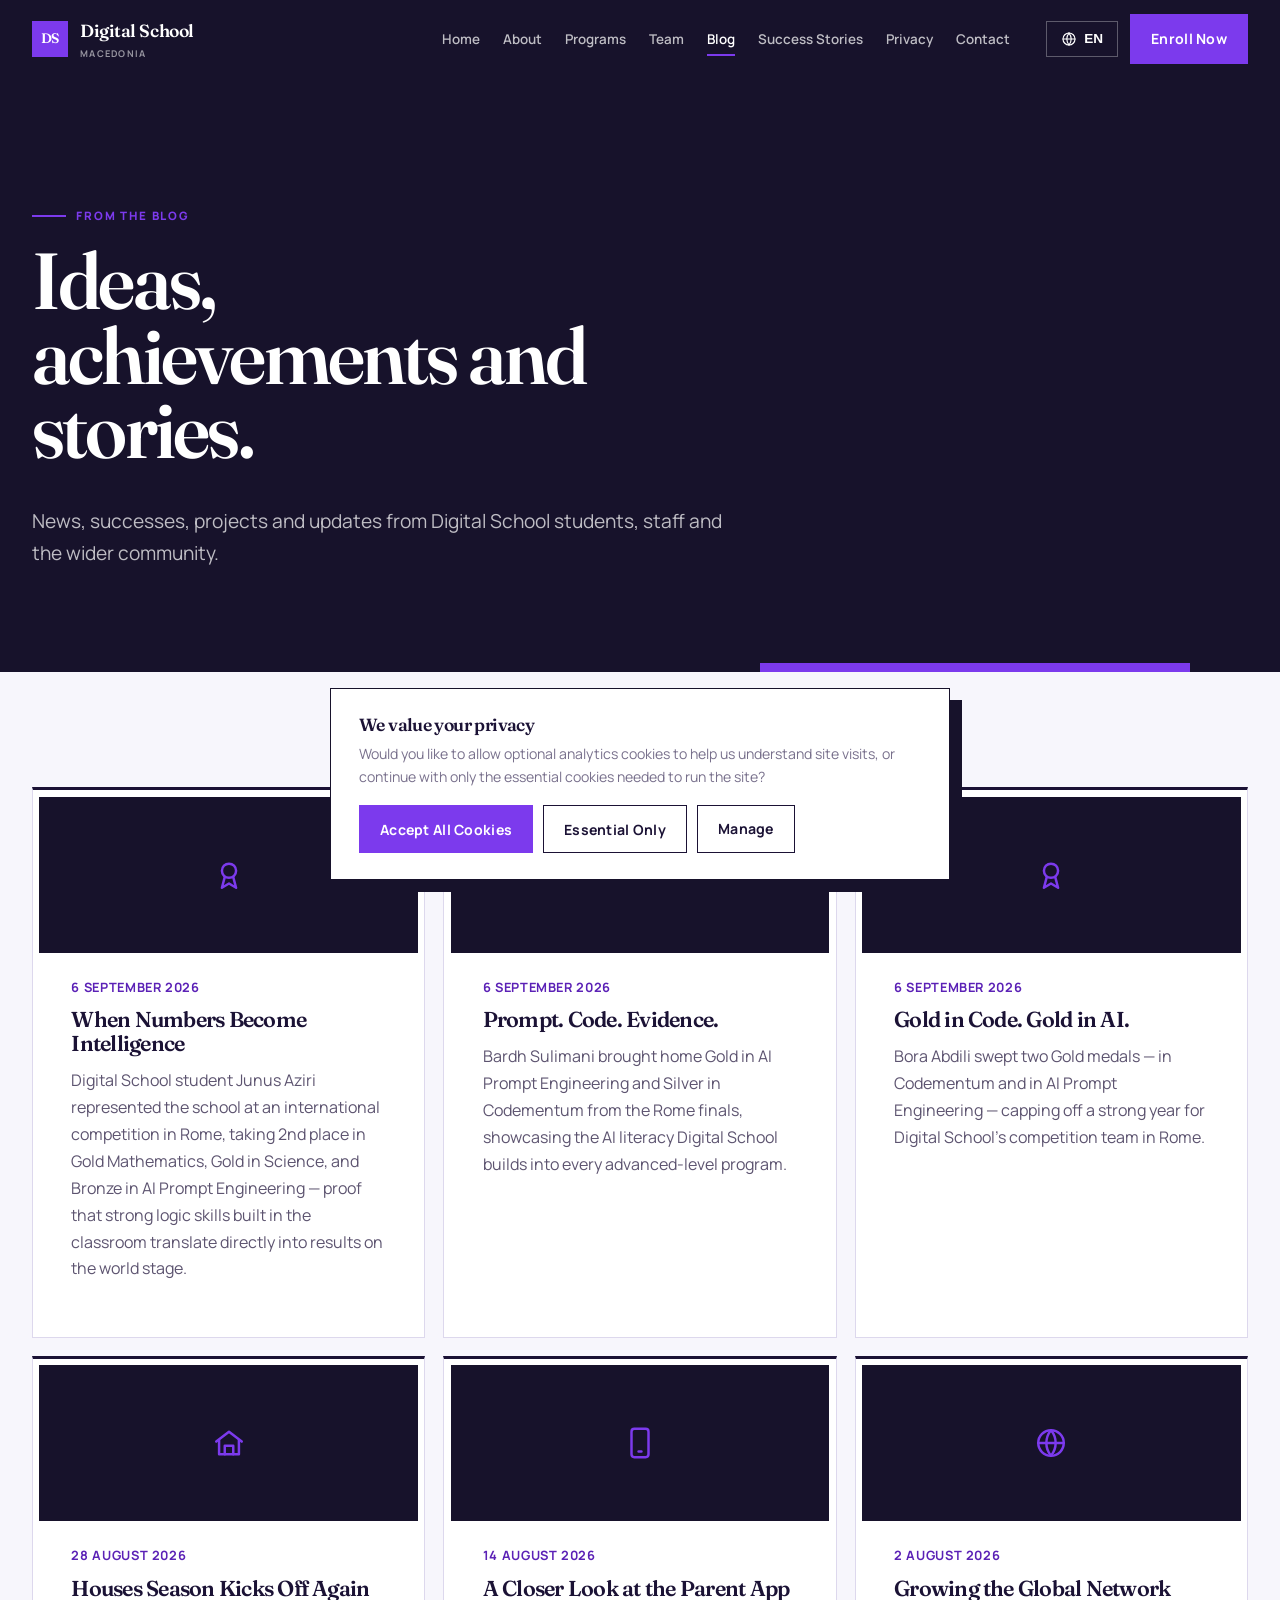
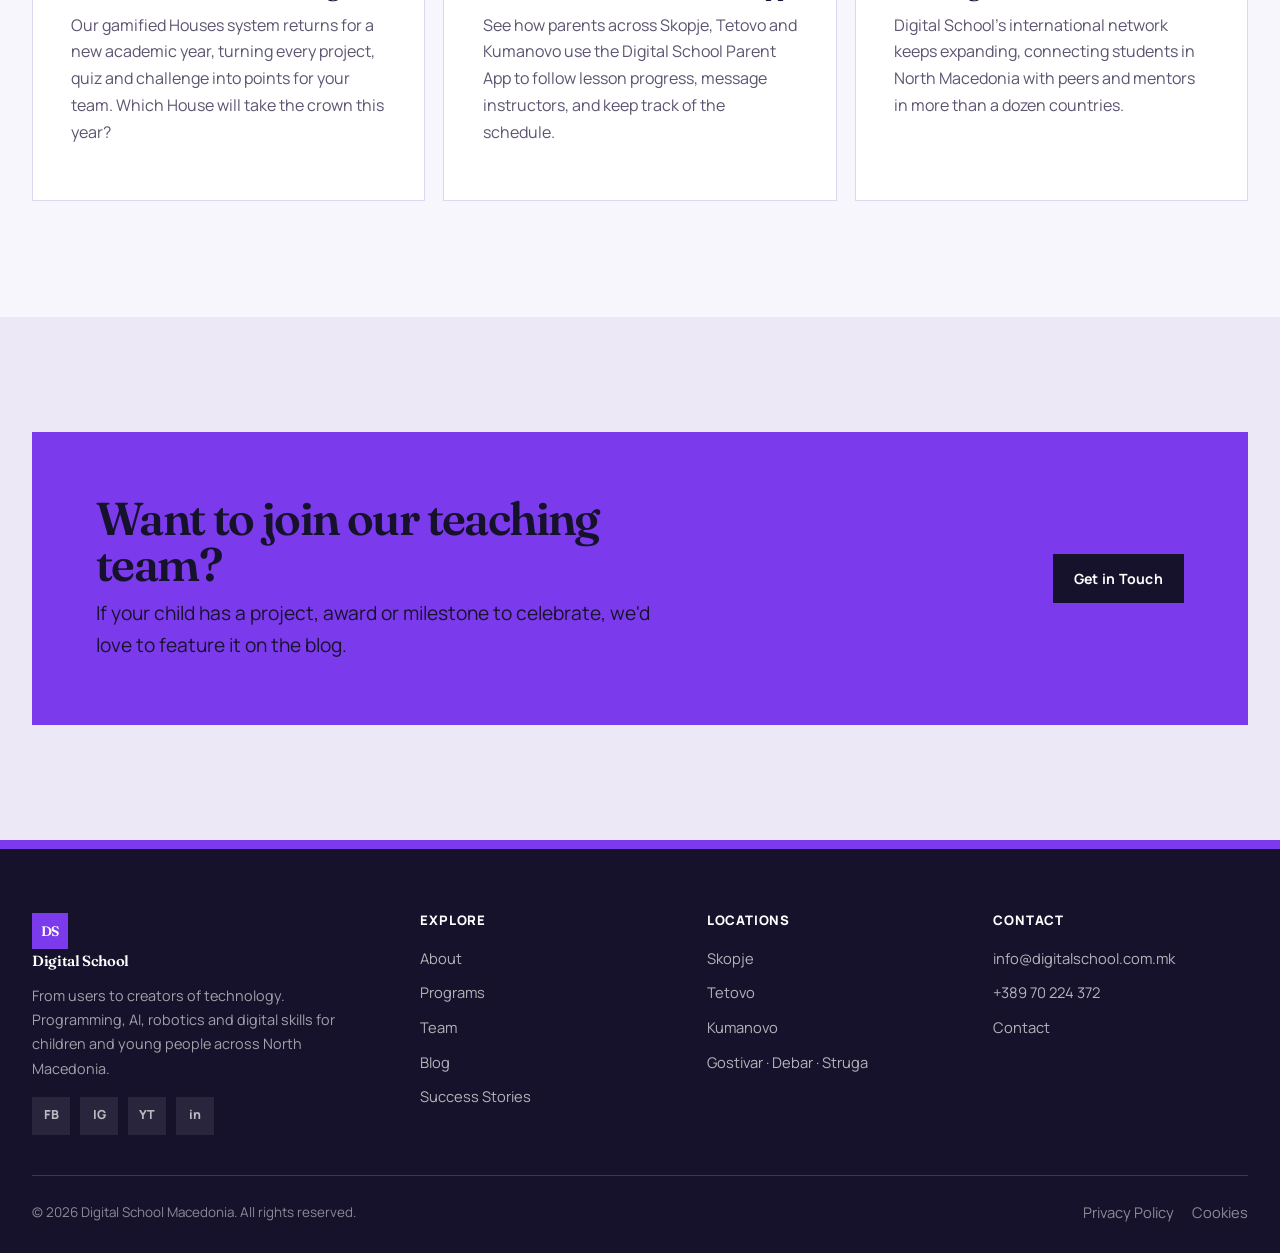
<file: blog.html>
<!DOCTYPE html>
<html lang="en">
<head>
<meta charset="UTF-8">
<meta name="viewport" content="width=device-width, initial-scale=1.0">
<title>Blog & News — Digital School Macedonia</title>
<meta name="description" content="News, student achievements and stories from the Digital School Macedonia community.">
<link rel="icon" href="data:image/svg+xml,<svg xmlns=%22http://www.w3.org/2000/svg%22 viewBox=%220 0 100 100%22><rect width=%22100%22 height=%22100%22 fill=%22%237C3AED%22/><text x=%2250%22 y=%2266%22 font-size=%2250%22 fill=%22white%22 text-anchor=%22middle%22 font-family=%22Arial%22>DS</text></svg>">
<link rel="preconnect" href="https://fonts.googleapis.com">
<link href="https://fonts.googleapis.com/css2?family=Fraunces:opsz,wght@9..144,500;9..144,600;9..144,700&family=Manrope:wght@400;500;600;700;800&display=swap" rel="stylesheet">
<link rel="stylesheet" href="style.css">
</head>
<body>
<svg style="display:none" aria-hidden="true">
<defs>
<symbol id="i-cap" viewBox="0 0 24 24"><path d="M2 8l10-5 10 5-10 5-10-5z"/><path d="M6 10.5V16c0 1.5 2.5 3 6 3s6-1.5 6-3v-5.5"/><path d="M22 8v6"/></symbol>
<symbol id="i-wrench" viewBox="0 0 24 24"><path d="M14.7 6.3a4 4 0 1 0-5.4 5.4L3 18v3h3l6.3-6.3a4 4 0 0 0 5.4-5.4l-2.8 2.8-2-2 2.8-2.8z"/></symbol>
<symbol id="i-globe" viewBox="0 0 24 24"><circle cx="12" cy="12" r="9"/><path d="M3 12h18"/><path d="M12 3a14 14 0 0 1 0 18"/><path d="M12 3a14 14 0 0 0 0 18"/></symbol>
<symbol id="i-rocket" viewBox="0 0 24 24"><path d="M12 2c3 2 5 6 5 10 0 2-1 4-2 5l-3 3-3-3c-1-1-2-3-2-5 0-4 2-8 5-10z"/><circle cx="12" cy="10" r="1.6"/><path d="M8 17l-3 4M16 17l3 4"/></symbol>
<symbol id="i-trophy" viewBox="0 0 24 24"><path d="M8 4h8v4a4 4 0 0 1-8 0V4z"/><path d="M8 5H4v2a4 4 0 0 0 4 4"/><path d="M16 5h4v2a4 4 0 0 1-4 4"/><path d="M12 13v3"/><path d="M9 20h6"/><path d="M10 16h4l1 4H9l1-4z"/></symbol>
<symbol id="i-phone" viewBox="0 0 24 24"><rect x="6" y="2" width="12" height="20" rx="2"/><path d="M11 18h2"/></symbol>
<symbol id="i-code" viewBox="0 0 24 24"><path d="M8 6L2 12l6 6"/><path d="M16 6l6 6-6 6"/></symbol>
<symbol id="i-robot" viewBox="0 0 24 24"><rect x="4" y="8" width="16" height="10" rx="2"/><circle cx="9" cy="13" r="1.3"/><circle cx="15" cy="13" r="1.3"/><path d="M12 8V4"/><circle cx="12" cy="3" r="1"/><path d="M2 12h2M20 12h2"/></symbol>
<symbol id="i-book" viewBox="0 0 24 24"><path d="M4 4h7a3 3 0 0 1 3 3v13a3 3 0 0 0-3-2H4V4z"/><path d="M20 4h-7a3 3 0 0 0-3 3v13a3 3 0 0 1 3-2h7V4z"/></symbol>
<symbol id="i-teacher" viewBox="0 0 24 24"><circle cx="9" cy="8" r="3.5"/><path d="M3 20c0-3.5 2.7-6 6-6s6 2.5 6 6"/><path d="M17 11l1.5 1.5L22 9"/></symbol>
<symbol id="i-award" viewBox="0 0 24 24"><circle cx="12" cy="9" r="5"/><path d="M9 13.5L7 21l5-3 5 3-2-7.5"/></symbol>
<symbol id="i-support" viewBox="0 0 24 24"><circle cx="8" cy="10" r="3"/><circle cx="16" cy="10" r="3"/><path d="M2 20c0-3 2.5-5 6-5s6 2 6 5"/><path d="M10 20c0-3 2.5-5 6-5s6 2 6 5" opacity="0.55"/></symbol>
<symbol id="i-folder" viewBox="0 0 24 24"><path d="M3 7a2 2 0 0 1 2-2h4l2 2h8a2 2 0 0 1 2 2v9a2 2 0 0 1-2 2H5a2 2 0 0 1-2-2V7z"/></symbol>
<symbol id="i-target" viewBox="0 0 24 24"><circle cx="12" cy="12" r="8"/><circle cx="12" cy="12" r="4.5"/><circle cx="12" cy="12" r="1"/></symbol>
<symbol id="i-compass" viewBox="0 0 24 24"><circle cx="12" cy="12" r="9"/><path d="M15 9l-2 6-6 2 2-6 6-2z"/></symbol>
<symbol id="i-chat" viewBox="0 0 24 24"><path d="M4 5h16a1 1 0 0 1 1 1v9a1 1 0 0 1-1 1H9l-5 4v-4H4a1 1 0 0 1-1-1V6a1 1 0 0 1 1-1z"/></symbol>
<symbol id="i-house" viewBox="0 0 24 24"><path d="M3 11l9-7 9 7"/><path d="M5 10v10h14V10"/><path d="M9 20v-6h6v6"/></symbol>
<symbol id="i-arrow" viewBox="0 0 24 24"><path d="M5 12h14"/><path d="M13 6l6 6-6 6"/></symbol>
</defs>
</svg>

<header class="site-header">
  <div class="container nav-wrap">
    <a href="index.html" class="brand">
      <span class="brand-mark">DS</span>
      <span>Digital School<br><small>MACEDONIA</small></span>
    </a>
    <nav class="main-nav" id="mainNav">
      <a href="index.html" data-i18n="nav.home">Home</a>
      <a href="about.html" data-i18n="nav.about">About</a>
      <a href="programs.html" data-i18n="nav.programs">Programs</a>
      <a href="team.html" data-i18n="nav.team">Team</a>
      <a href="blog.html" class="active" data-i18n="nav.blog">Blog</a>
      <a href="success-stories.html" data-i18n="nav.success">Success Stories</a>
      <a href="privacy.html" data-i18n="nav.privacy">Privacy</a>
      <a href="contact.html" data-i18n="nav.contact">Contact</a>
      <a href="contact.html" class="btn btn-cta btn-block nav-enroll-mobile" data-i18n="nav.enroll">Enroll Now</a>
    </nav>
    <div class="nav-actions">
      <div class="lang-switch">
        <button class="lang-btn" id="langBtn" aria-haspopup="true"><svg class="icon-svg icon-sm"><use href="#i-globe"/></svg><span id="langBtnLabel">EN</span></button>
        <div class="lang-menu" id="langMenu">
          <button data-lang="en" class="active">🇬🇧 English</button>
          <button data-lang="sq">🇦🇱 Shqip</button>
          <button data-lang="mk">🇲🇰 Македонски</button>
        </div>
      </div>
      <a href="contact.html" class="btn btn-cta" data-i18n="nav.enroll">Enroll Now</a>
      <button class="nav-toggle" id="navToggle" aria-label="Menu"><span></span><span></span><span></span></button>
    </div>
  </div>
</header>

<div class="page-header">
  <div class="container">
    <span class="eyebrow" data-i18n="home.blog.eyebrow">From the blog</span>
    <h1 data-i18n="blog.title">Ideas, achievements and stories.</h1>
    <p class="lede" style="margin:0 auto;" data-i18n="blog.lede">News, successes, projects and updates from Digital School students, staff and the wider community.</p>
  </div>
</div>

<section>
  <div class="container">
    <div class="grid grid-3">
      <div class="card blog-card">
        <div class="blog-thumb"><svg class="icon-svg icon-lg"><use href="#i-award"/></svg></div>
        <div class="blog-date" data-i18n="home.blog.post1.date">6 September 2026</div>
        <h3 data-i18n="home.blog.post1.title">When Numbers Become Intelligence</h3>
        <p data-i18n="blog.post1.text">Digital School student Junus Aziri represented the school at an international competition in Rome, taking 2nd place in Gold Mathematics, Gold in Science, and Bronze in AI Prompt Engineering — proof that strong logic skills built in the classroom translate directly into results on the world stage.</p>
      </div>
      <div class="card blog-card">
        <div class="blog-thumb"><svg class="icon-svg icon-lg"><use href="#i-award"/></svg></div>
        <div class="blog-date" data-i18n="home.blog.post2.date">6 September 2026</div>
        <h3 data-i18n="home.blog.post2.title">Prompt. Code. Evidence.</h3>
        <p data-i18n="blog.post2.text">Bardh Sulimani brought home Gold in AI Prompt Engineering and Silver in Codementum from the Rome finals, showcasing the AI literacy Digital School builds into every advanced-level program.</p>
      </div>
      <div class="card blog-card">
        <div class="blog-thumb"><svg class="icon-svg icon-lg"><use href="#i-award"/></svg></div>
        <div class="blog-date" data-i18n="home.blog.post3.date">6 September 2026</div>
        <h3 data-i18n="home.blog.post3.title">Gold in Code. Gold in AI.</h3>
        <p data-i18n="blog.post3.text">Bora Abdili swept two Gold medals — in Codementum and in AI Prompt Engineering — capping off a strong year for Digital School's competition team in Rome.</p>
      </div>
      <div class="card blog-card">
        <div class="blog-thumb"><svg class="icon-svg icon-lg"><use href="#i-house"/></svg></div>
        <div class="blog-date" data-i18n="blog.post4.date">28 August 2026</div>
        <h3 data-i18n="blog.post4.title">Houses Season Kicks Off Again</h3>
        <p data-i18n="blog.post4.text">Our gamified Houses system returns for a new academic year, turning every project, quiz and challenge into points for your team. Which House will take the crown this year?</p>
      </div>
      <div class="card blog-card">
        <div class="blog-thumb"><svg class="icon-svg icon-lg"><use href="#i-phone"/></svg></div>
        <div class="blog-date" data-i18n="blog.post5.date">14 August 2026</div>
        <h3 data-i18n="blog.post5.title">A Closer Look at the Parent App</h3>
        <p data-i18n="blog.post5.text">See how parents across Skopje, Tetovo and Kumanovo use the Digital School Parent App to follow lesson progress, message instructors, and keep track of the schedule.</p>
      </div>
      <div class="card blog-card">
        <div class="blog-thumb"><svg class="icon-svg icon-lg"><use href="#i-globe"/></svg></div>
        <div class="blog-date" data-i18n="blog.post6.date">2 August 2026</div>
        <h3 data-i18n="blog.post6.title">Growing the Global Network</h3>
        <p data-i18n="blog.post6.text">Digital School's international network keeps expanding, connecting students in North Macedonia with peers and mentors in more than a dozen countries.</p>
      </div>
    </div>
  </div>
</section>

<section class="section-alt">
  <div class="container">
    <div class="cta-band">
      <div class="cta-band-text">
      <h2 data-i18n="team.join.title">Have a story worth sharing?</h2>
      <p class="lede" data-i18n="blog.share.lede">If your child has a project, award or milestone to celebrate, we'd love to feature it on the blog.</p>
          </div>
      <a href="contact.html" class="btn btn-cta" data-i18n="team.join.cta">Get in Touch</a>
    </div>
  </div>
</section>

<footer class="site-footer">
  <div class="container">
    <div class="footer-grid">
      <div class="footer-brand">
        <a href="index.html" class="brand" style="color:#fff">
          <span class="brand-mark">DS</span><span>Digital School</span>
        </a>
        <p data-i18n="footer.about">From users to creators of technology. Programming, AI, robotics and digital skills for children and young people across North Macedonia.</p>
        <div class="footer-social">
          <a href="https://www.facebook.com/digitalschoolmk" target="_blank" rel="noopener" aria-label="Facebook">FB</a>
          <a href="https://www.instagram.com/dsmacedonia/" target="_blank" rel="noopener" aria-label="Instagram">IG</a>
          <a href="https://www.youtube.com/@digitalschoolmacedonia" target="_blank" rel="noopener" aria-label="YouTube">YT</a>
          <a href="https://www.linkedin.com/company/20141187/" target="_blank" rel="noopener" aria-label="LinkedIn">in</a>
        </div>
      </div>
      <div>
        <h4 data-i18n="footer.explore">Explore</h4>
        <a href="about.html" data-i18n="nav.about">About</a>
        <a href="programs.html" data-i18n="nav.programs">Programs</a>
        <a href="team.html" data-i18n="nav.team">Team</a>
        <a href="blog.html" data-i18n="nav.blog">Blog</a>
        <a href="success-stories.html" data-i18n="nav.success">Success Stories</a>
      </div>
      <div>
        <h4 data-i18n="footer.locations">Locations</h4>
        <a href="contact.html">Skopje</a>
        <a href="contact.html">Tetovo</a>
        <a href="contact.html">Kumanovo</a>
        <a href="contact.html">Gostivar · Debar · Struga</a>
      </div>
      <div>
        <h4 data-i18n="footer.contact">Contact</h4>
        <a href="mailto:info@digitalschool.com.mk">info@digitalschool.com.mk</a>
        <a href="tel:+38970224372">+389 70 224 372</a>
        <a href="contact.html" data-i18n="nav.contact">Contact page</a>
      </div>
    </div>
    <div class="footer-bottom">
      <span>© 2026 Digital School Macedonia. <span data-i18n="footer.rights">All rights reserved.</span></span>
      <div class="footer-bottom-links">
        <a href="privacy.html" data-i18n="footer.privacy">Privacy Policy</a>
        <a href="privacy.html#cookies" data-i18n="footer.cookies">Cookies</a>
      </div>
    </div>
  </div>
</footer>

<div class="cookie-banner" id="cookieBanner">
  <h4 data-i18n="cookies.title">We value your privacy</h4>
  <p data-i18n="cookies.text">Would you like to allow optional analytics cookies to help us understand site visits, or continue with only the essential cookies needed to run the site?</p>
  <div class="cookie-actions">
    <button class="btn btn-cta" id="cookieAcceptAll" data-i18n="cookies.acceptAll">Accept All Cookies</button>
    <button class="btn btn-outline" id="cookieRejectAll" data-i18n="cookies.rejectAll">Essential Only</button>
    <a href="privacy.html#cookies" class="btn btn-outline" data-i18n="cookies.manage">Manage</a>
  </div>
</div>

<script src="i18n-data.js"></script>
<script src="i18n.js"></script>
<script src="main.js"></script>
</body>
</html>
</file>
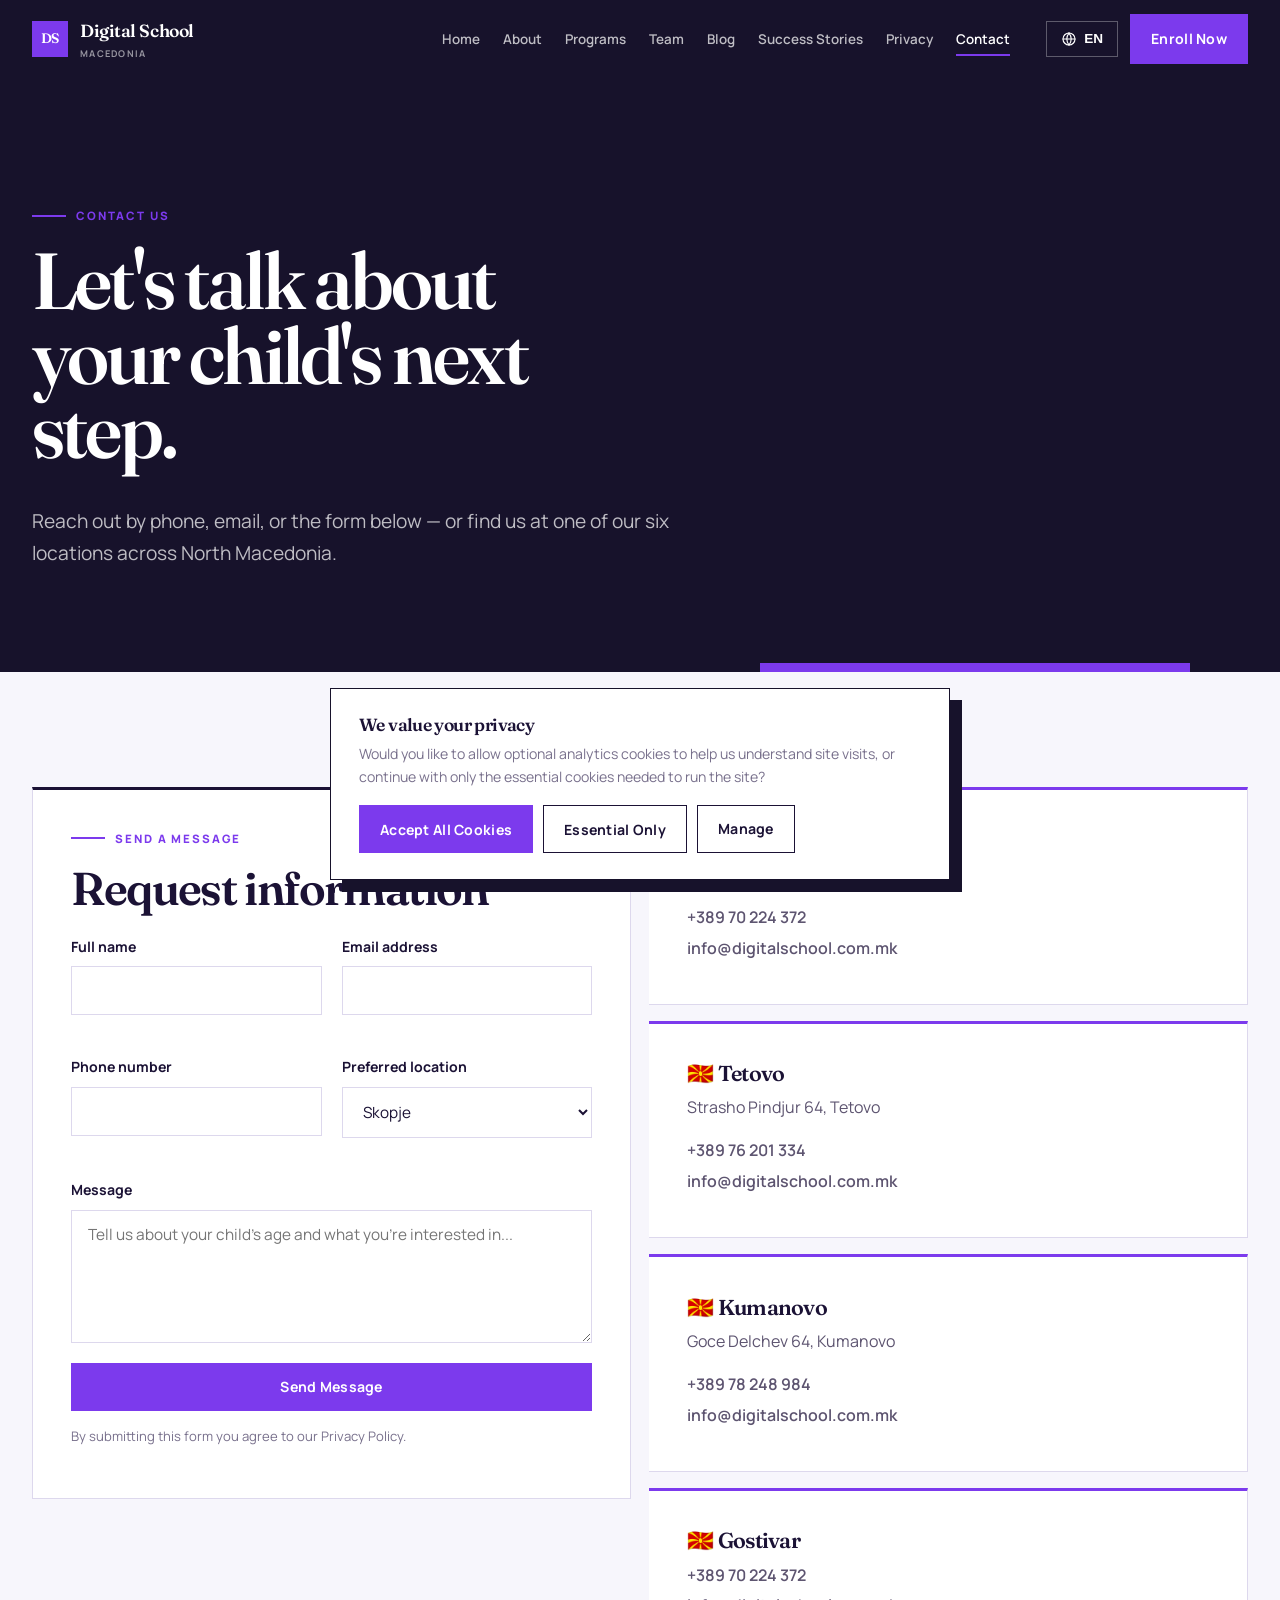
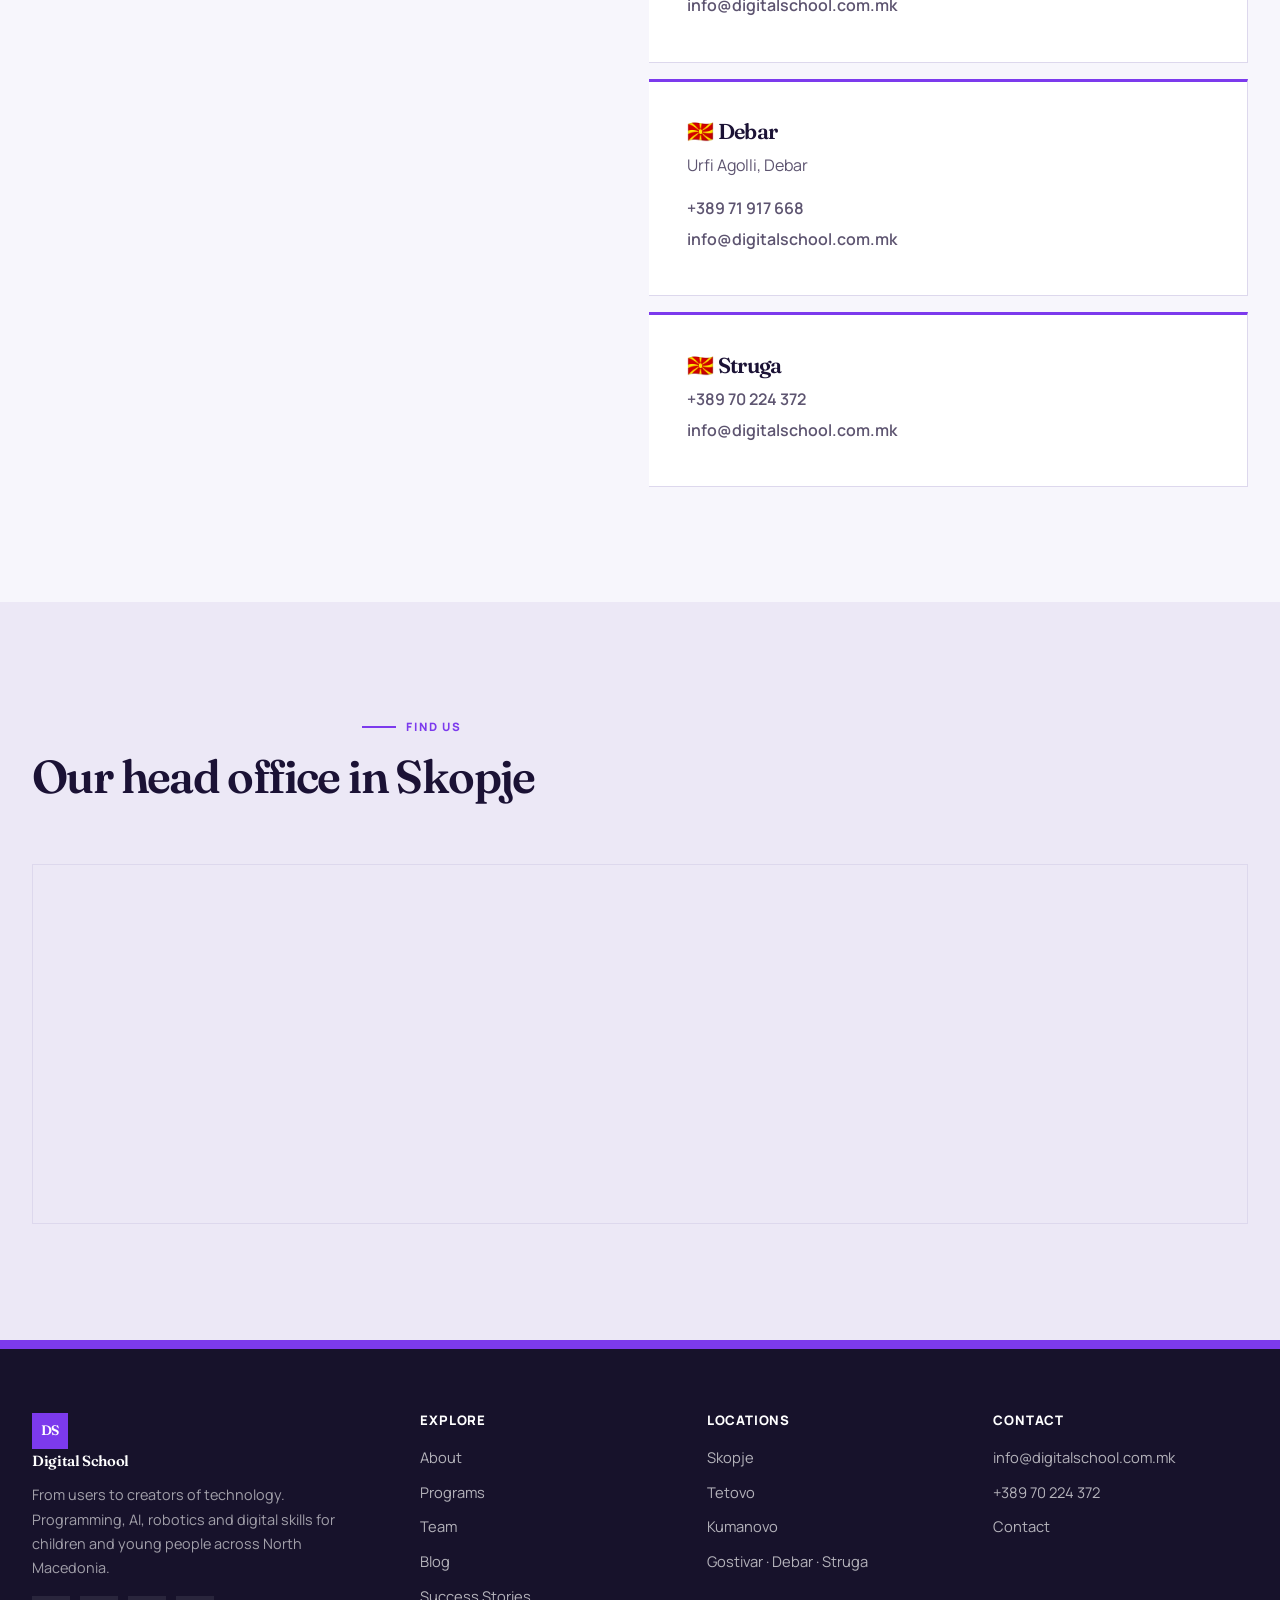
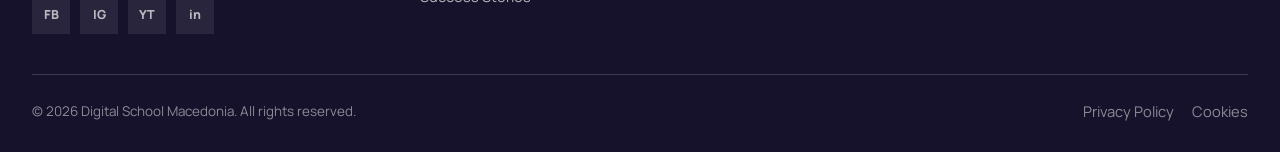
<file: contact.html>
<!DOCTYPE html>
<html lang="en">
<head>
<meta charset="UTF-8">
<meta name="viewport" content="width=device-width, initial-scale=1.0">
<title>Contact Us — Digital School Macedonia</title>
<meta name="description" content="Contact Digital School Macedonia — locations in Skopje, Tetovo, Kumanovo, Gostivar, Debar and Struga, phone, email, and enrollment form.">
<link rel="icon" href="data:image/svg+xml,<svg xmlns=%22http://www.w3.org/2000/svg%22 viewBox=%220 0 100 100%22><rect width=%22100%22 height=%22100%22 fill=%22%237C3AED%22/><text x=%2250%22 y=%2266%22 font-size=%2250%22 fill=%22white%22 text-anchor=%22middle%22 font-family=%22Arial%22>DS</text></svg>">
<link rel="preconnect" href="https://fonts.googleapis.com">
<link href="https://fonts.googleapis.com/css2?family=Fraunces:opsz,wght@9..144,500;9..144,600;9..144,700&family=Manrope:wght@400;500;600;700;800&display=swap" rel="stylesheet">
<link rel="stylesheet" href="style.css">
</head>
<body>
<svg style="display:none" aria-hidden="true">
<defs>
<symbol id="i-cap" viewBox="0 0 24 24"><path d="M2 8l10-5 10 5-10 5-10-5z"/><path d="M6 10.5V16c0 1.5 2.5 3 6 3s6-1.5 6-3v-5.5"/><path d="M22 8v6"/></symbol>
<symbol id="i-wrench" viewBox="0 0 24 24"><path d="M14.7 6.3a4 4 0 1 0-5.4 5.4L3 18v3h3l6.3-6.3a4 4 0 0 0 5.4-5.4l-2.8 2.8-2-2 2.8-2.8z"/></symbol>
<symbol id="i-globe" viewBox="0 0 24 24"><circle cx="12" cy="12" r="9"/><path d="M3 12h18"/><path d="M12 3a14 14 0 0 1 0 18"/><path d="M12 3a14 14 0 0 0 0 18"/></symbol>
<symbol id="i-rocket" viewBox="0 0 24 24"><path d="M12 2c3 2 5 6 5 10 0 2-1 4-2 5l-3 3-3-3c-1-1-2-3-2-5 0-4 2-8 5-10z"/><circle cx="12" cy="10" r="1.6"/><path d="M8 17l-3 4M16 17l3 4"/></symbol>
<symbol id="i-trophy" viewBox="0 0 24 24"><path d="M8 4h8v4a4 4 0 0 1-8 0V4z"/><path d="M8 5H4v2a4 4 0 0 0 4 4"/><path d="M16 5h4v2a4 4 0 0 1-4 4"/><path d="M12 13v3"/><path d="M9 20h6"/><path d="M10 16h4l1 4H9l1-4z"/></symbol>
<symbol id="i-phone" viewBox="0 0 24 24"><rect x="6" y="2" width="12" height="20" rx="2"/><path d="M11 18h2"/></symbol>
<symbol id="i-code" viewBox="0 0 24 24"><path d="M8 6L2 12l6 6"/><path d="M16 6l6 6-6 6"/></symbol>
<symbol id="i-robot" viewBox="0 0 24 24"><rect x="4" y="8" width="16" height="10" rx="2"/><circle cx="9" cy="13" r="1.3"/><circle cx="15" cy="13" r="1.3"/><path d="M12 8V4"/><circle cx="12" cy="3" r="1"/><path d="M2 12h2M20 12h2"/></symbol>
<symbol id="i-book" viewBox="0 0 24 24"><path d="M4 4h7a3 3 0 0 1 3 3v13a3 3 0 0 0-3-2H4V4z"/><path d="M20 4h-7a3 3 0 0 0-3 3v13a3 3 0 0 1 3-2h7V4z"/></symbol>
<symbol id="i-teacher" viewBox="0 0 24 24"><circle cx="9" cy="8" r="3.5"/><path d="M3 20c0-3.5 2.7-6 6-6s6 2.5 6 6"/><path d="M17 11l1.5 1.5L22 9"/></symbol>
<symbol id="i-award" viewBox="0 0 24 24"><circle cx="12" cy="9" r="5"/><path d="M9 13.5L7 21l5-3 5 3-2-7.5"/></symbol>
<symbol id="i-support" viewBox="0 0 24 24"><circle cx="8" cy="10" r="3"/><circle cx="16" cy="10" r="3"/><path d="M2 20c0-3 2.5-5 6-5s6 2 6 5"/><path d="M10 20c0-3 2.5-5 6-5s6 2 6 5" opacity="0.55"/></symbol>
<symbol id="i-folder" viewBox="0 0 24 24"><path d="M3 7a2 2 0 0 1 2-2h4l2 2h8a2 2 0 0 1 2 2v9a2 2 0 0 1-2 2H5a2 2 0 0 1-2-2V7z"/></symbol>
<symbol id="i-target" viewBox="0 0 24 24"><circle cx="12" cy="12" r="8"/><circle cx="12" cy="12" r="4.5"/><circle cx="12" cy="12" r="1"/></symbol>
<symbol id="i-compass" viewBox="0 0 24 24"><circle cx="12" cy="12" r="9"/><path d="M15 9l-2 6-6 2 2-6 6-2z"/></symbol>
<symbol id="i-chat" viewBox="0 0 24 24"><path d="M4 5h16a1 1 0 0 1 1 1v9a1 1 0 0 1-1 1H9l-5 4v-4H4a1 1 0 0 1-1-1V6a1 1 0 0 1 1-1z"/></symbol>
<symbol id="i-house" viewBox="0 0 24 24"><path d="M3 11l9-7 9 7"/><path d="M5 10v10h14V10"/><path d="M9 20v-6h6v6"/></symbol>
<symbol id="i-arrow" viewBox="0 0 24 24"><path d="M5 12h14"/><path d="M13 6l6 6-6 6"/></symbol>
</defs>
</svg>

<header class="site-header">
  <div class="container nav-wrap">
    <a href="index.html" class="brand">
      <span class="brand-mark">DS</span>
      <span>Digital School<br><small>MACEDONIA</small></span>
    </a>
    <nav class="main-nav" id="mainNav">
      <a href="index.html" data-i18n="nav.home">Home</a>
      <a href="about.html" data-i18n="nav.about">About</a>
      <a href="programs.html" data-i18n="nav.programs">Programs</a>
      <a href="team.html" data-i18n="nav.team">Team</a>
      <a href="blog.html" data-i18n="nav.blog">Blog</a>
      <a href="success-stories.html" data-i18n="nav.success">Success Stories</a>
      <a href="privacy.html" data-i18n="nav.privacy">Privacy</a>
      <a href="contact.html" class="active" data-i18n="nav.contact">Contact</a>
      <a href="contact.html" class="btn btn-cta btn-block nav-enroll-mobile" data-i18n="nav.enroll">Enroll Now</a>
    </nav>
    <div class="nav-actions">
      <div class="lang-switch">
        <button class="lang-btn" id="langBtn" aria-haspopup="true"><svg class="icon-svg icon-sm"><use href="#i-globe"/></svg><span id="langBtnLabel">EN</span></button>
        <div class="lang-menu" id="langMenu">
          <button data-lang="en" class="active">🇬🇧 English</button>
          <button data-lang="sq">🇦🇱 Shqip</button>
          <button data-lang="mk">🇲🇰 Македонски</button>
        </div>
      </div>
      <a href="contact.html" class="btn btn-cta" data-i18n="nav.enroll">Enroll Now</a>
      <button class="nav-toggle" id="navToggle" aria-label="Menu"><span></span><span></span><span></span></button>
    </div>
  </div>
</header>

<div class="page-header">
  <div class="container">
    <span class="eyebrow" data-i18n="contact.eyebrow">Contact us</span>
    <h1 data-i18n="contact.title">Let's talk about your child's next step.</h1>
    <p class="lede" style="margin:0 auto;" data-i18n="contact.lede">Reach out by phone, email, or the form below — or find us at one of our six locations across North Macedonia.</p>
  </div>
</div>

<section>
  <div class="container">
    <div class="grid grid-2" style="align-items:flex-start;">
      <div class="card">
        <span class="eyebrow" data-i18n="contact.form.eyebrow">Send a message</span>
        <h2 data-i18n="contact.form.title">Request information</h2>
        <div class="form-success" id="formSuccess" data-i18n="contact.form.success">Thank you! Your message has been received — our team will get back to you shortly.</div>
        <form id="contactForm" novalidate>
          <div class="form-grid">
            <div class="form-field" id="field-name">
              <label for="name" data-i18n="contact.form.name">Full name</label>
              <input type="text" id="name" name="name" required>
              <span class="error-msg" data-i18n="contact.form.errRequired">This field is required.</span>
            </div>
            <div class="form-field" id="field-email">
              <label for="email" data-i18n="contact.form.email">Email address</label>
              <input type="email" id="email" name="email" required>
              <span class="error-msg" data-i18n="contact.form.errEmail">Please enter a valid email address.</span>
            </div>
            <div class="form-field" id="field-phone">
              <label for="phone" data-i18n="contact.form.phone">Phone number</label>
              <input type="tel" id="phone" name="phone">
            </div>
            <div class="form-field" id="field-city">
              <label for="city" data-i18n="contact.form.city">Preferred location</label>
              <select id="city" name="city">
                <option value="skopje">Skopje</option>
                <option value="tetovo">Tetovo</option>
                <option value="kumanovo">Kumanovo</option>
                <option value="gostivar">Gostivar</option>
                <option value="debar">Debar</option>
                <option value="struga">Struga</option>
                <option value="online" data-i18n="contact.form.online">Online</option>
              </select>
            </div>
            <div class="form-field full" id="field-message">
              <label for="message" data-i18n="contact.form.message">Message</label>
              <textarea id="message" name="message" rows="5" required data-i18n-placeholder="contact.form.messagePh" placeholder="Tell us about your child's age and what you're interested in..."></textarea>
              <span class="error-msg" data-i18n="contact.form.errRequired">This field is required.</span>
            </div>
          </div>
          <button type="submit" class="btn btn-cta btn-block" data-i18n="contact.form.submit">Send Message</button>
          <p class="form-note" style="margin-top:14px;" data-i18n="contact.form.note">By submitting this form you agree to our <a href="privacy.html">Privacy Policy</a>.</p>
        </form>
      </div>

      <div>
        <div class="grid" style="gap:16px;">
          <div class="card location-card">
            <h3>🇲🇰 Skopje</h3>
            <p data-i18n="contact.loc.skopje.addr">Emin Duraku 1a, Skopje</p>
            <a href="tel:+38970224372">+389 70 224 372</a>
            <a href="mailto:info@digitalschool.com.mk">info@digitalschool.com.mk</a>
          </div>
          <div class="card location-card">
            <h3>🇲🇰 Tetovo</h3>
            <p data-i18n="contact.loc.tetovo.addr">Strasho Pindjur 64, Tetovo</p>
            <a href="tel:+38976201334">+389 76 201 334</a>
            <a href="mailto:info@digitalschool.com.mk">info@digitalschool.com.mk</a>
          </div>
          <div class="card location-card">
            <h3>🇲🇰 Kumanovo</h3>
            <p data-i18n="contact.loc.kumanovo.addr">Goce Delchev 64, Kumanovo</p>
            <a href="tel:+38978248984">+389 78 248 984</a>
            <a href="mailto:info@digitalschool.com.mk">info@digitalschool.com.mk</a>
          </div>
          <div class="card location-card">
            <h3>🇲🇰 Gostivar</h3>
            <a href="tel:+38970224372">+389 70 224 372</a>
            <a href="mailto:info@digitalschool.com.mk">info@digitalschool.com.mk</a>
          </div>
          <div class="card location-card">
            <h3>🇲🇰 Debar</h3>
            <p data-i18n="contact.loc.debar.addr">Urfi Agolli, Debar</p>
            <a href="tel:+38971917668">+389 71 917 668</a>
            <a href="mailto:info@digitalschool.com.mk">info@digitalschool.com.mk</a>
          </div>
          <div class="card location-card">
            <h3>🇲🇰 Struga</h3>
            <a href="tel:+38970224372">+389 70 224 372</a>
            <a href="mailto:info@digitalschool.com.mk">info@digitalschool.com.mk</a>
          </div>
        </div>
      </div>
    </div>
  </div>
</section>

<section class="section-alt">
  <div class="container">
    <div class="section-head center">
      <span class="eyebrow" data-i18n="contact.map.eyebrow">Find us</span>
      <h2 data-i18n="contact.map.title">Our head office in Skopje</h2>
    </div>
    <div class="map-frame">
      <iframe src="https://www.google.com/maps?q=Emin%20Duraku%201a%2C%20Skopje&output=embed" loading="lazy" referrerpolicy="no-referrer-when-downgrade" title="Digital School Macedonia — Skopje"></iframe>
    </div>
  </div>
</section>

<footer class="site-footer">
  <div class="container">
    <div class="footer-grid">
      <div class="footer-brand">
        <a href="index.html" class="brand" style="color:#fff">
          <span class="brand-mark">DS</span><span>Digital School</span>
        </a>
        <p data-i18n="footer.about">From users to creators of technology. Programming, AI, robotics and digital skills for children and young people across North Macedonia.</p>
        <div class="footer-social">
          <a href="https://www.facebook.com/digitalschoolmk" target="_blank" rel="noopener" aria-label="Facebook">FB</a>
          <a href="https://www.instagram.com/dsmacedonia/" target="_blank" rel="noopener" aria-label="Instagram">IG</a>
          <a href="https://www.youtube.com/@digitalschoolmacedonia" target="_blank" rel="noopener" aria-label="YouTube">YT</a>
          <a href="https://www.linkedin.com/company/20141187/" target="_blank" rel="noopener" aria-label="LinkedIn">in</a>
        </div>
      </div>
      <div>
        <h4 data-i18n="footer.explore">Explore</h4>
        <a href="about.html" data-i18n="nav.about">About</a>
        <a href="programs.html" data-i18n="nav.programs">Programs</a>
        <a href="team.html" data-i18n="nav.team">Team</a>
        <a href="blog.html" data-i18n="nav.blog">Blog</a>
        <a href="success-stories.html" data-i18n="nav.success">Success Stories</a>
      </div>
      <div>
        <h4 data-i18n="footer.locations">Locations</h4>
        <a href="contact.html">Skopje</a>
        <a href="contact.html">Tetovo</a>
        <a href="contact.html">Kumanovo</a>
        <a href="contact.html">Gostivar · Debar · Struga</a>
      </div>
      <div>
        <h4 data-i18n="footer.contact">Contact</h4>
        <a href="mailto:info@digitalschool.com.mk">info@digitalschool.com.mk</a>
        <a href="tel:+38970224372">+389 70 224 372</a>
        <a href="contact.html" data-i18n="nav.contact">Contact page</a>
      </div>
    </div>
    <div class="footer-bottom">
      <span>© 2026 Digital School Macedonia. <span data-i18n="footer.rights">All rights reserved.</span></span>
      <div class="footer-bottom-links">
        <a href="privacy.html" data-i18n="footer.privacy">Privacy Policy</a>
        <a href="privacy.html#cookies" data-i18n="footer.cookies">Cookies</a>
      </div>
    </div>
  </div>
</footer>

<div class="cookie-banner" id="cookieBanner">
  <h4 data-i18n="cookies.title">We value your privacy</h4>
  <p data-i18n="cookies.text">Would you like to allow optional analytics cookies to help us understand site visits, or continue with only the essential cookies needed to run the site?</p>
  <div class="cookie-actions">
    <button class="btn btn-cta" id="cookieAcceptAll" data-i18n="cookies.acceptAll">Accept All Cookies</button>
    <button class="btn btn-outline" id="cookieRejectAll" data-i18n="cookies.rejectAll">Essential Only</button>
    <a href="privacy.html#cookies" class="btn btn-outline" data-i18n="cookies.manage">Manage</a>
  </div>
</div>

<script src="i18n-data.js"></script>
<script src="i18n.js"></script>
<script src="main.js"></script>
</body>
</html>
</file>
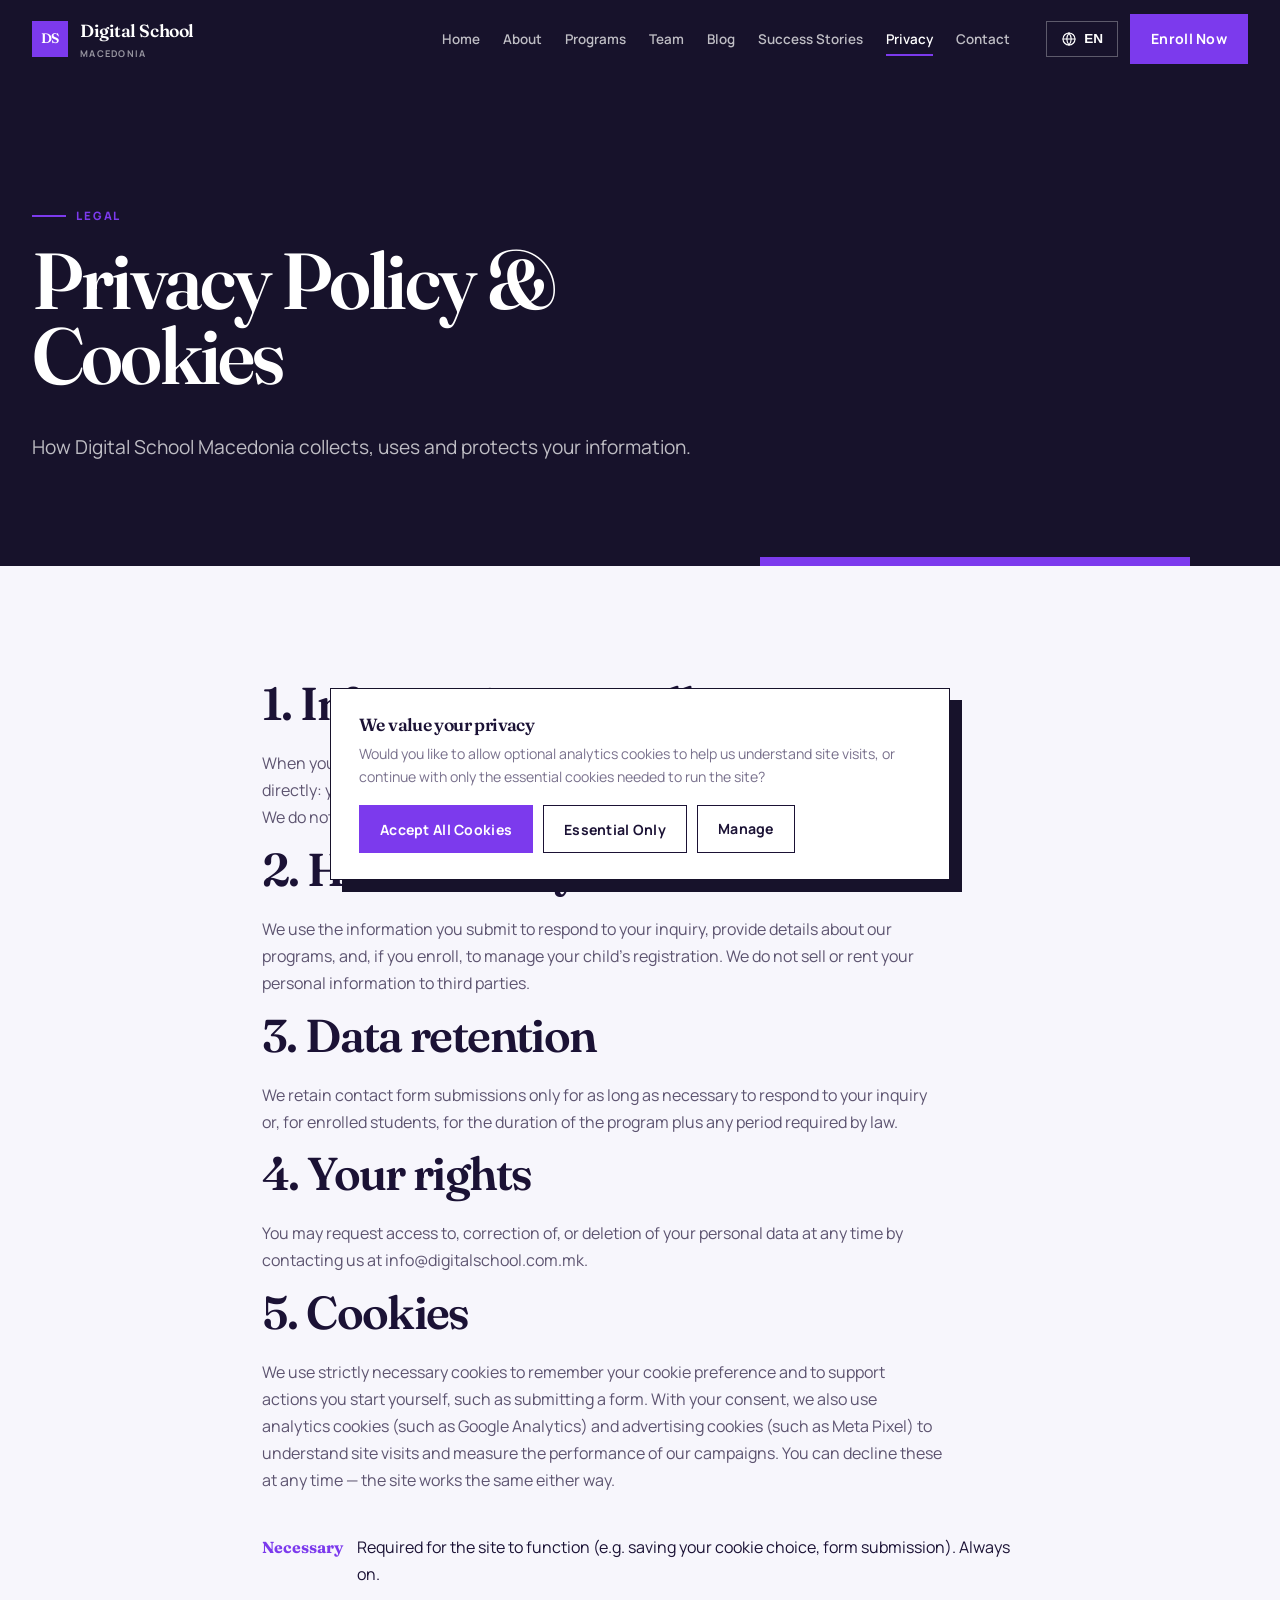
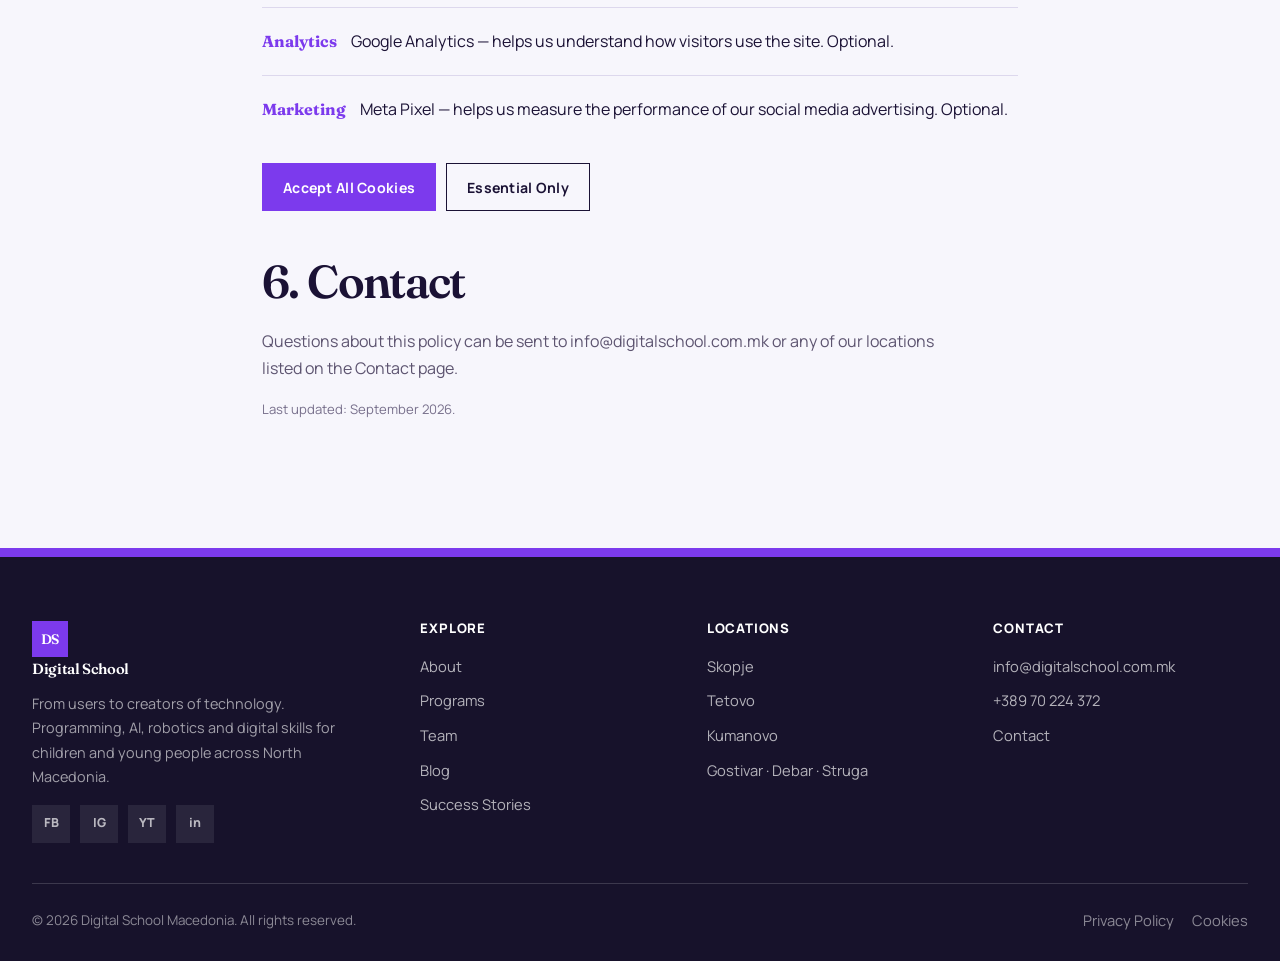
<file: privacy.html>
<!DOCTYPE html>
<html lang="en">
<head>
<meta charset="UTF-8">
<meta name="viewport" content="width=device-width, initial-scale=1.0">
<title>Privacy Policy & Cookies — Digital School Macedonia</title>
<meta name="description" content="Privacy policy and cookie usage information for the Digital School Macedonia website.">
<link rel="icon" href="data:image/svg+xml,<svg xmlns=%22http://www.w3.org/2000/svg%22 viewBox=%220 0 100 100%22><rect width=%22100%22 height=%22100%22 fill=%22%237C3AED%22/><text x=%2250%22 y=%2266%22 font-size=%2250%22 fill=%22white%22 text-anchor=%22middle%22 font-family=%22Arial%22>DS</text></svg>">
<link rel="preconnect" href="https://fonts.googleapis.com">
<link href="https://fonts.googleapis.com/css2?family=Fraunces:opsz,wght@9..144,500;9..144,600;9..144,700&family=Manrope:wght@400;500;600;700;800&display=swap" rel="stylesheet">
<link rel="stylesheet" href="style.css">
</head>
<body>
<svg style="display:none" aria-hidden="true">
<defs>
<symbol id="i-cap" viewBox="0 0 24 24"><path d="M2 8l10-5 10 5-10 5-10-5z"/><path d="M6 10.5V16c0 1.5 2.5 3 6 3s6-1.5 6-3v-5.5"/><path d="M22 8v6"/></symbol>
<symbol id="i-wrench" viewBox="0 0 24 24"><path d="M14.7 6.3a4 4 0 1 0-5.4 5.4L3 18v3h3l6.3-6.3a4 4 0 0 0 5.4-5.4l-2.8 2.8-2-2 2.8-2.8z"/></symbol>
<symbol id="i-globe" viewBox="0 0 24 24"><circle cx="12" cy="12" r="9"/><path d="M3 12h18"/><path d="M12 3a14 14 0 0 1 0 18"/><path d="M12 3a14 14 0 0 0 0 18"/></symbol>
<symbol id="i-rocket" viewBox="0 0 24 24"><path d="M12 2c3 2 5 6 5 10 0 2-1 4-2 5l-3 3-3-3c-1-1-2-3-2-5 0-4 2-8 5-10z"/><circle cx="12" cy="10" r="1.6"/><path d="M8 17l-3 4M16 17l3 4"/></symbol>
<symbol id="i-trophy" viewBox="0 0 24 24"><path d="M8 4h8v4a4 4 0 0 1-8 0V4z"/><path d="M8 5H4v2a4 4 0 0 0 4 4"/><path d="M16 5h4v2a4 4 0 0 1-4 4"/><path d="M12 13v3"/><path d="M9 20h6"/><path d="M10 16h4l1 4H9l1-4z"/></symbol>
<symbol id="i-phone" viewBox="0 0 24 24"><rect x="6" y="2" width="12" height="20" rx="2"/><path d="M11 18h2"/></symbol>
<symbol id="i-code" viewBox="0 0 24 24"><path d="M8 6L2 12l6 6"/><path d="M16 6l6 6-6 6"/></symbol>
<symbol id="i-robot" viewBox="0 0 24 24"><rect x="4" y="8" width="16" height="10" rx="2"/><circle cx="9" cy="13" r="1.3"/><circle cx="15" cy="13" r="1.3"/><path d="M12 8V4"/><circle cx="12" cy="3" r="1"/><path d="M2 12h2M20 12h2"/></symbol>
<symbol id="i-book" viewBox="0 0 24 24"><path d="M4 4h7a3 3 0 0 1 3 3v13a3 3 0 0 0-3-2H4V4z"/><path d="M20 4h-7a3 3 0 0 0-3 3v13a3 3 0 0 1 3-2h7V4z"/></symbol>
<symbol id="i-teacher" viewBox="0 0 24 24"><circle cx="9" cy="8" r="3.5"/><path d="M3 20c0-3.5 2.7-6 6-6s6 2.5 6 6"/><path d="M17 11l1.5 1.5L22 9"/></symbol>
<symbol id="i-award" viewBox="0 0 24 24"><circle cx="12" cy="9" r="5"/><path d="M9 13.5L7 21l5-3 5 3-2-7.5"/></symbol>
<symbol id="i-support" viewBox="0 0 24 24"><circle cx="8" cy="10" r="3"/><circle cx="16" cy="10" r="3"/><path d="M2 20c0-3 2.5-5 6-5s6 2 6 5"/><path d="M10 20c0-3 2.5-5 6-5s6 2 6 5" opacity="0.55"/></symbol>
<symbol id="i-folder" viewBox="0 0 24 24"><path d="M3 7a2 2 0 0 1 2-2h4l2 2h8a2 2 0 0 1 2 2v9a2 2 0 0 1-2 2H5a2 2 0 0 1-2-2V7z"/></symbol>
<symbol id="i-target" viewBox="0 0 24 24"><circle cx="12" cy="12" r="8"/><circle cx="12" cy="12" r="4.5"/><circle cx="12" cy="12" r="1"/></symbol>
<symbol id="i-compass" viewBox="0 0 24 24"><circle cx="12" cy="12" r="9"/><path d="M15 9l-2 6-6 2 2-6 6-2z"/></symbol>
<symbol id="i-chat" viewBox="0 0 24 24"><path d="M4 5h16a1 1 0 0 1 1 1v9a1 1 0 0 1-1 1H9l-5 4v-4H4a1 1 0 0 1-1-1V6a1 1 0 0 1 1-1z"/></symbol>
<symbol id="i-house" viewBox="0 0 24 24"><path d="M3 11l9-7 9 7"/><path d="M5 10v10h14V10"/><path d="M9 20v-6h6v6"/></symbol>
<symbol id="i-arrow" viewBox="0 0 24 24"><path d="M5 12h14"/><path d="M13 6l6 6-6 6"/></symbol>
</defs>
</svg>

<header class="site-header">
  <div class="container nav-wrap">
    <a href="index.html" class="brand">
      <span class="brand-mark">DS</span>
      <span>Digital School<br><small>MACEDONIA</small></span>
    </a>
    <nav class="main-nav" id="mainNav">
      <a href="index.html" data-i18n="nav.home">Home</a>
      <a href="about.html" data-i18n="nav.about">About</a>
      <a href="programs.html" data-i18n="nav.programs">Programs</a>
      <a href="team.html" data-i18n="nav.team">Team</a>
      <a href="blog.html" data-i18n="nav.blog">Blog</a>
      <a href="success-stories.html" data-i18n="nav.success">Success Stories</a>
      <a href="privacy.html" class="active" data-i18n="nav.privacy">Privacy</a>
      <a href="contact.html" data-i18n="nav.contact">Contact</a>
      <a href="contact.html" class="btn btn-cta btn-block nav-enroll-mobile" data-i18n="nav.enroll">Enroll Now</a>
    </nav>
    <div class="nav-actions">
      <div class="lang-switch">
        <button class="lang-btn" id="langBtn" aria-haspopup="true"><svg class="icon-svg icon-sm"><use href="#i-globe"/></svg><span id="langBtnLabel">EN</span></button>
        <div class="lang-menu" id="langMenu">
          <button data-lang="en" class="active">🇬🇧 English</button>
          <button data-lang="sq">🇦🇱 Shqip</button>
          <button data-lang="mk">🇲🇰 Македонски</button>
        </div>
      </div>
      <a href="contact.html" class="btn btn-cta" data-i18n="nav.enroll">Enroll Now</a>
      <button class="nav-toggle" id="navToggle" aria-label="Menu"><span></span><span></span><span></span></button>
    </div>
  </div>
</header>

<div class="page-header">
  <div class="container">
    <span class="eyebrow" data-i18n="privacy.eyebrow">Legal</span>
    <h1 data-i18n="privacy.title">Privacy Policy & Cookies</h1>
    <p class="lede" style="margin:0 auto;" data-i18n="privacy.lede">How Digital School Macedonia collects, uses and protects your information.</p>
  </div>
</div>

<section>
  <div class="container" style="max-width:820px;">
    <h2 data-i18n="privacy.s1.title">1. Information we collect</h2>
    <p data-i18n="privacy.s1.text">When you fill in our contact or enrollment form, we collect the information you provide directly: your name, email address, phone number, preferred location, and message content. We do not collect payment or identity document information through this website.</p>

    <h2 data-i18n="privacy.s2.title">2. How we use your information</h2>
    <p data-i18n="privacy.s2.text">We use the information you submit to respond to your inquiry, provide details about our programs, and, if you enroll, to manage your child's registration. We do not sell or rent your personal information to third parties.</p>

    <h2 data-i18n="privacy.s3.title">3. Data retention</h2>
    <p data-i18n="privacy.s3.text">We retain contact form submissions only for as long as necessary to respond to your inquiry or, for enrolled students, for the duration of the program plus any period required by law.</p>

    <h2 data-i18n="privacy.s4.title">4. Your rights</h2>
    <p data-i18n="privacy.s4.text">You may request access to, correction of, or deletion of your personal data at any time by contacting us at <a href="mailto:info@digitalschool.com.mk">info@digitalschool.com.mk</a>.</p>

    <h2 id="cookies" data-i18n="privacy.s5.title">5. Cookies</h2>
    <p data-i18n="privacy.s5.text">We use strictly necessary cookies to remember your cookie preference and to support actions you start yourself, such as submitting a form. With your consent, we also use analytics cookies (such as Google Analytics) and advertising cookies (such as Meta Pixel) to understand site visits and measure the performance of our campaigns. You can decline these at any time — the site works the same either way.</p>
    <ul class="detail-list" style="margin:20px 0;">
      <li><strong data-i18n="privacy.cookieTable.necessaryLabel">Necessary</strong><span data-i18n="privacy.cookieTable.necessaryDesc">Required for the site to function (e.g. saving your cookie choice, form submission). Always on.</span></li>
      <li><strong data-i18n="privacy.cookieTable.analyticsLabel">Analytics</strong><span data-i18n="privacy.cookieTable.analyticsDesc">Google Analytics — helps us understand how visitors use the site. Optional.</span></li>
      <li><strong data-i18n="privacy.cookieTable.marketingLabel">Marketing</strong><span data-i18n="privacy.cookieTable.marketingDesc">Meta Pixel — helps us measure the performance of our social media advertising. Optional.</span></li>
    </ul>
    <div class="cookie-actions">
      <button class="btn btn-cta" id="pageCookieAccept" data-i18n="cookies.acceptAll">Accept All Cookies</button>
      <button class="btn btn-outline" id="pageCookieReject" data-i18n="cookies.rejectAll">Essential Only</button>
    </div>

    <h2 data-i18n="privacy.s6.title" style="margin-top:48px;">6. Contact</h2>
    <p data-i18n="privacy.s6.text">Questions about this policy can be sent to <a href="mailto:info@digitalschool.com.mk">info@digitalschool.com.mk</a> or any of our locations listed on the <a href="contact.html">Contact page</a>.</p>
    <p class="form-note" data-i18n="privacy.updated">Last updated: September 2026.</p>
  </div>
</section>

<footer class="site-footer">
  <div class="container">
    <div class="footer-grid">
      <div class="footer-brand">
        <a href="index.html" class="brand" style="color:#fff">
          <span class="brand-mark">DS</span><span>Digital School</span>
        </a>
        <p data-i18n="footer.about">From users to creators of technology. Programming, AI, robotics and digital skills for children and young people across North Macedonia.</p>
        <div class="footer-social">
          <a href="https://www.facebook.com/digitalschoolmk" target="_blank" rel="noopener" aria-label="Facebook">FB</a>
          <a href="https://www.instagram.com/dsmacedonia/" target="_blank" rel="noopener" aria-label="Instagram">IG</a>
          <a href="https://www.youtube.com/@digitalschoolmacedonia" target="_blank" rel="noopener" aria-label="YouTube">YT</a>
          <a href="https://www.linkedin.com/company/20141187/" target="_blank" rel="noopener" aria-label="LinkedIn">in</a>
        </div>
      </div>
      <div>
        <h4 data-i18n="footer.explore">Explore</h4>
        <a href="about.html" data-i18n="nav.about">About</a>
        <a href="programs.html" data-i18n="nav.programs">Programs</a>
        <a href="team.html" data-i18n="nav.team">Team</a>
        <a href="blog.html" data-i18n="nav.blog">Blog</a>
        <a href="success-stories.html" data-i18n="nav.success">Success Stories</a>
      </div>
      <div>
        <h4 data-i18n="footer.locations">Locations</h4>
        <a href="contact.html">Skopje</a>
        <a href="contact.html">Tetovo</a>
        <a href="contact.html">Kumanovo</a>
        <a href="contact.html">Gostivar · Debar · Struga</a>
      </div>
      <div>
        <h4 data-i18n="footer.contact">Contact</h4>
        <a href="mailto:info@digitalschool.com.mk">info@digitalschool.com.mk</a>
        <a href="tel:+38970224372">+389 70 224 372</a>
        <a href="contact.html" data-i18n="nav.contact">Contact page</a>
      </div>
    </div>
    <div class="footer-bottom">
      <span>© 2026 Digital School Macedonia. <span data-i18n="footer.rights">All rights reserved.</span></span>
      <div class="footer-bottom-links">
        <a href="privacy.html" data-i18n="footer.privacy">Privacy Policy</a>
        <a href="privacy.html#cookies" data-i18n="footer.cookies">Cookies</a>
      </div>
    </div>
  </div>
</footer>

<div class="cookie-banner" id="cookieBanner">
  <h4 data-i18n="cookies.title">We value your privacy</h4>
  <p data-i18n="cookies.text">Would you like to allow optional analytics cookies to help us understand site visits, or continue with only the essential cookies needed to run the site?</p>
  <div class="cookie-actions">
    <button class="btn btn-cta" id="cookieAcceptAll" data-i18n="cookies.acceptAll">Accept All Cookies</button>
    <button class="btn btn-outline" id="cookieRejectAll" data-i18n="cookies.rejectAll">Essential Only</button>
    <a href="privacy.html#cookies" class="btn btn-outline" data-i18n="cookies.manage">Manage</a>
  </div>
</div>

<script src="i18n-data.js"></script>
<script src="i18n.js"></script>
<script src="main.js"></script>
</body>
</html>
</file>
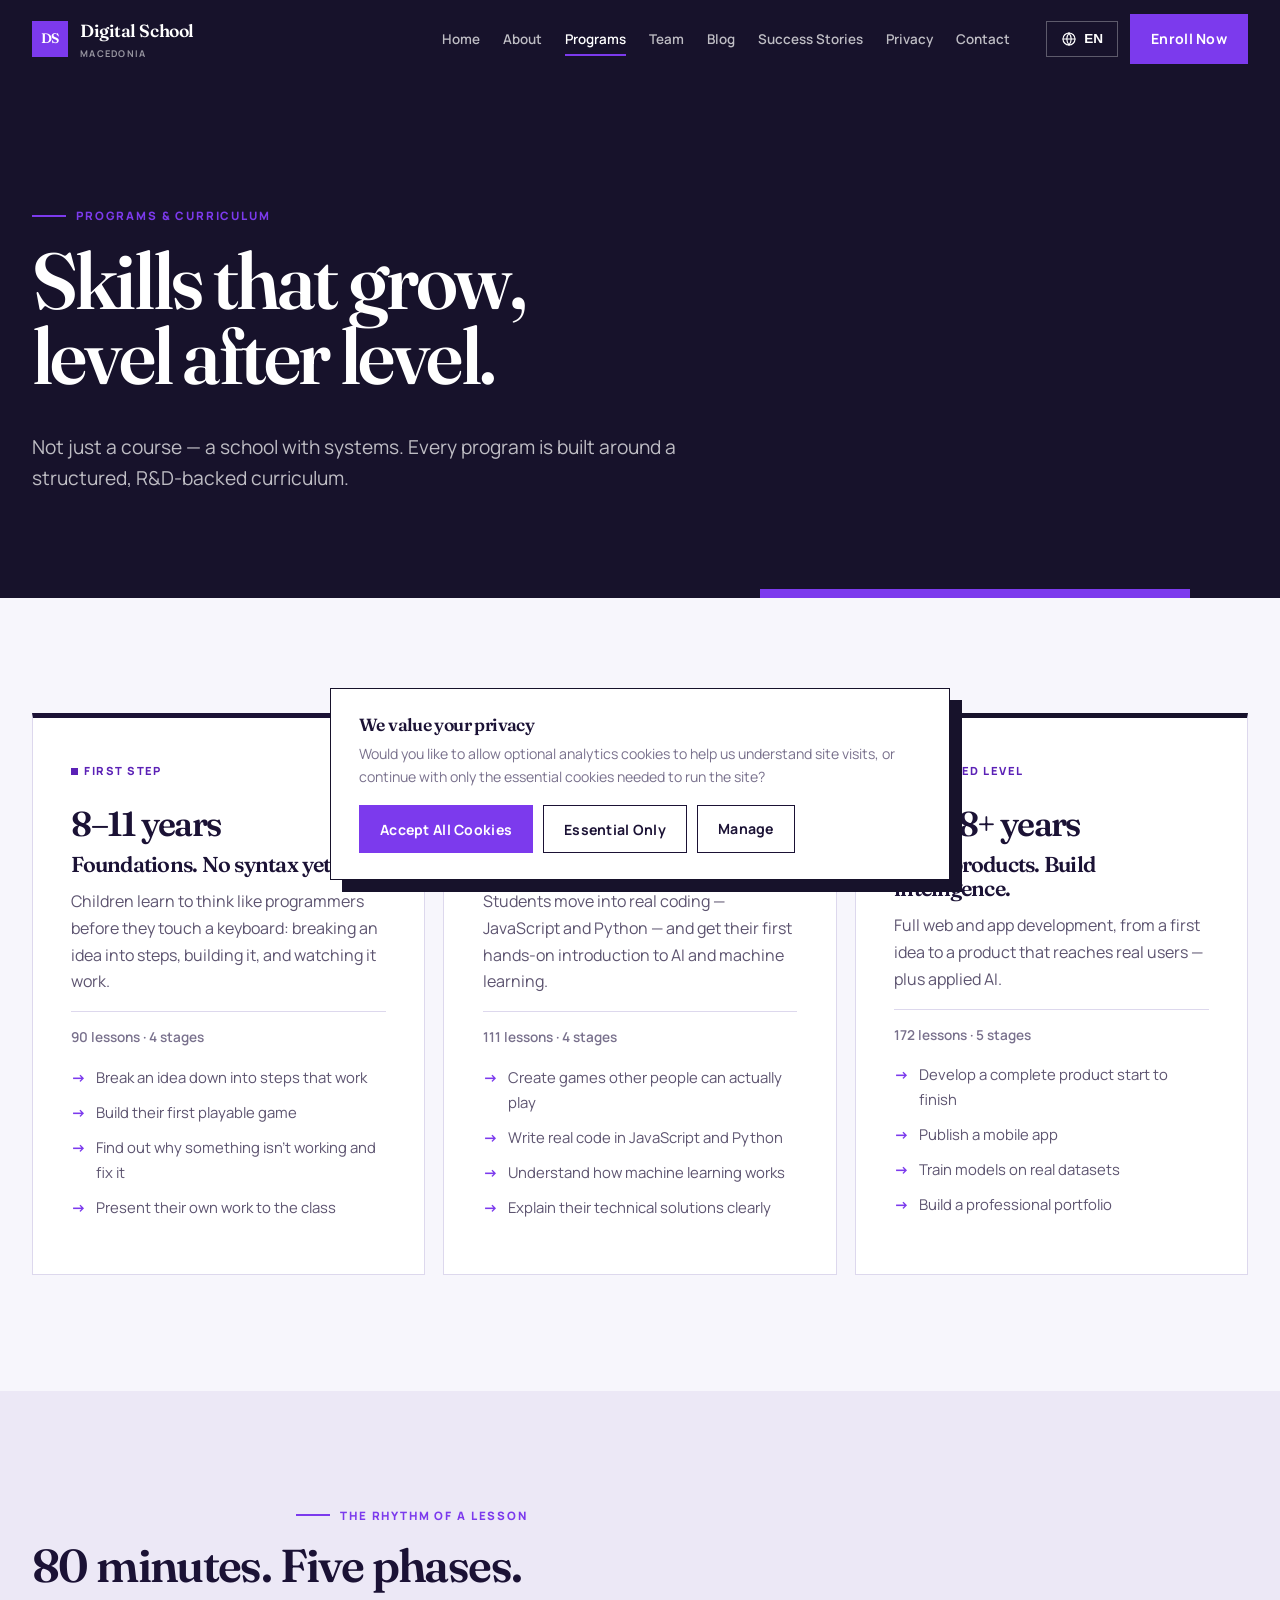
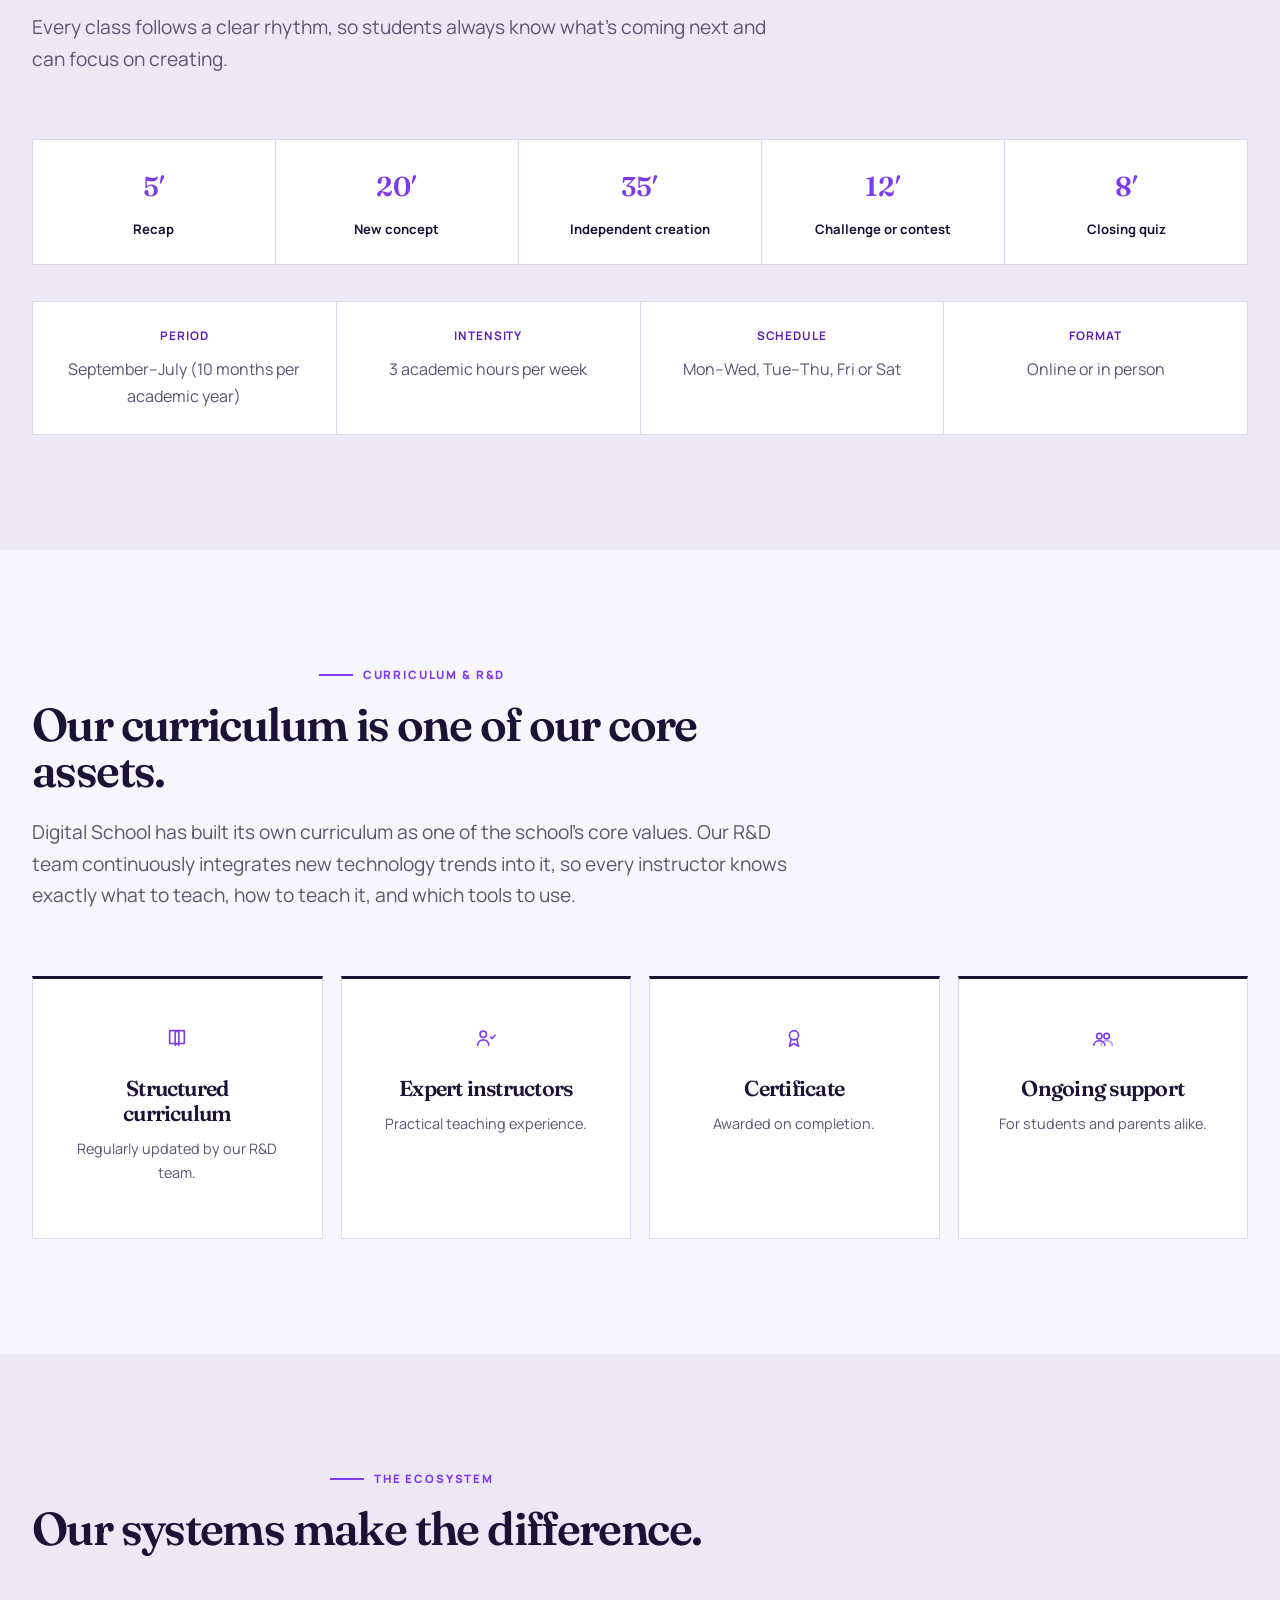
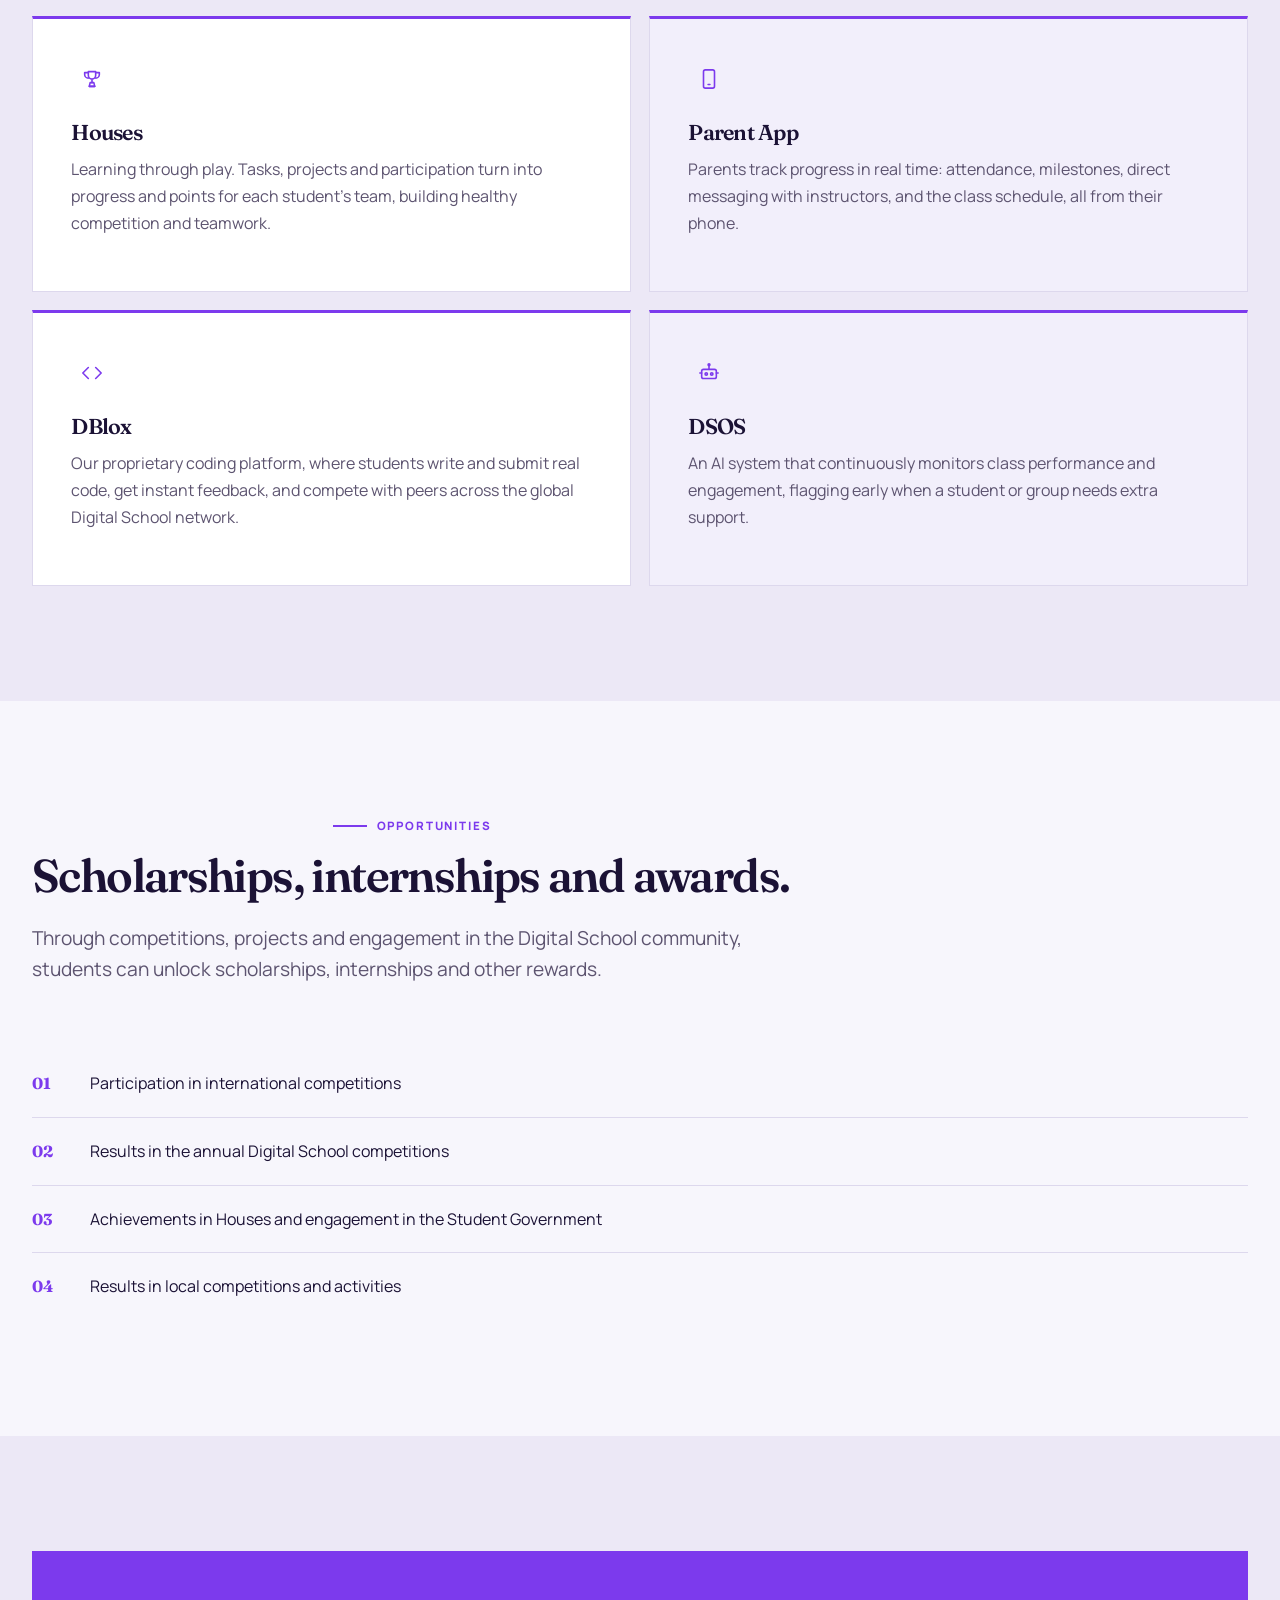
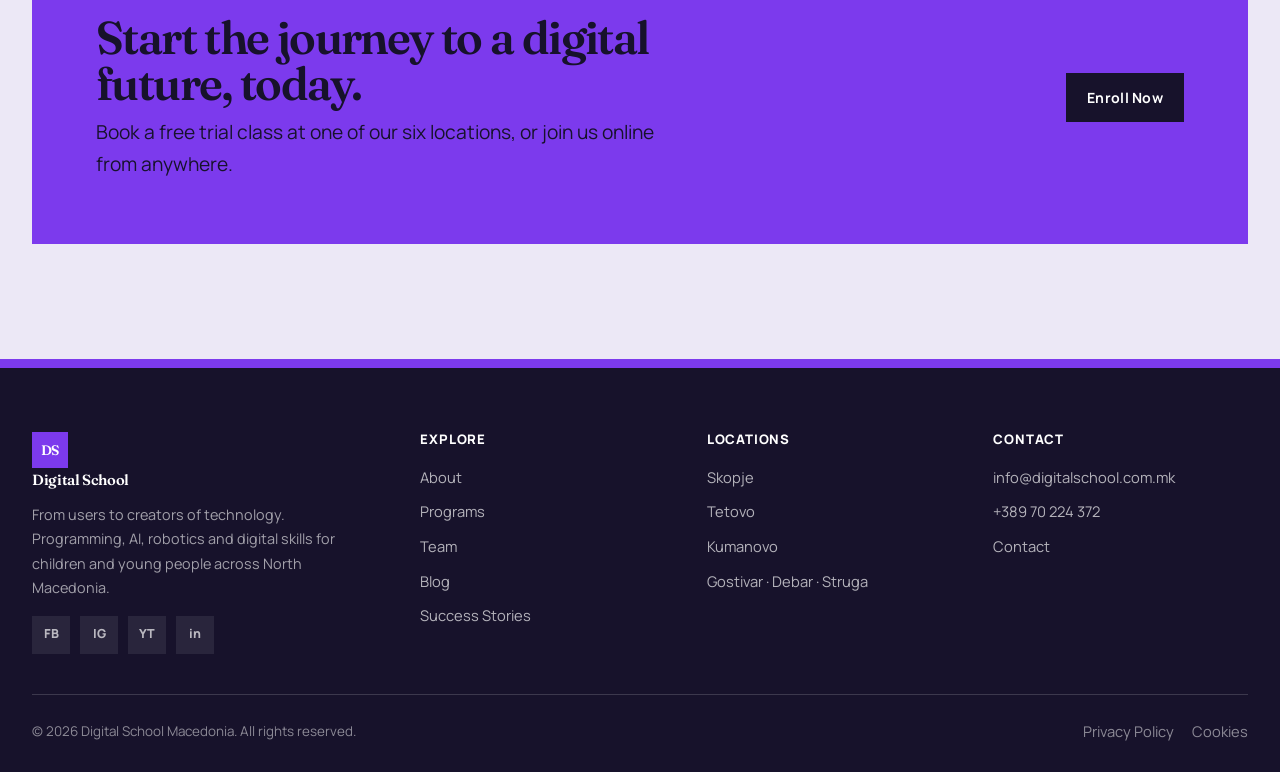
<file: programs.html>
<!DOCTYPE html>
<html lang="en">
<head>
<meta charset="UTF-8">
<meta name="viewport" content="width=device-width, initial-scale=1.0">
<title>Programs & Curriculum — Digital School Macedonia</title>
<meta name="description" content="Explore Digital School Macedonia's programming, AI and robotics programs for ages 8–18, class structure, curriculum, and learning ecosystem.">
<link rel="icon" href="data:image/svg+xml,<svg xmlns=%22http://www.w3.org/2000/svg%22 viewBox=%220 0 100 100%22><rect width=%22100%22 height=%22100%22 fill=%22%237C3AED%22/><text x=%2250%22 y=%2266%22 font-size=%2250%22 fill=%22white%22 text-anchor=%22middle%22 font-family=%22Arial%22>DS</text></svg>">
<link rel="preconnect" href="https://fonts.googleapis.com">
<link href="https://fonts.googleapis.com/css2?family=Fraunces:opsz,wght@9..144,500;9..144,600;9..144,700&family=Manrope:wght@400;500;600;700;800&display=swap" rel="stylesheet">
<link rel="stylesheet" href="style.css">
</head>
<body>
<svg style="display:none" aria-hidden="true">
<defs>
<symbol id="i-cap" viewBox="0 0 24 24"><path d="M2 8l10-5 10 5-10 5-10-5z"/><path d="M6 10.5V16c0 1.5 2.5 3 6 3s6-1.5 6-3v-5.5"/><path d="M22 8v6"/></symbol>
<symbol id="i-wrench" viewBox="0 0 24 24"><path d="M14.7 6.3a4 4 0 1 0-5.4 5.4L3 18v3h3l6.3-6.3a4 4 0 0 0 5.4-5.4l-2.8 2.8-2-2 2.8-2.8z"/></symbol>
<symbol id="i-globe" viewBox="0 0 24 24"><circle cx="12" cy="12" r="9"/><path d="M3 12h18"/><path d="M12 3a14 14 0 0 1 0 18"/><path d="M12 3a14 14 0 0 0 0 18"/></symbol>
<symbol id="i-rocket" viewBox="0 0 24 24"><path d="M12 2c3 2 5 6 5 10 0 2-1 4-2 5l-3 3-3-3c-1-1-2-3-2-5 0-4 2-8 5-10z"/><circle cx="12" cy="10" r="1.6"/><path d="M8 17l-3 4M16 17l3 4"/></symbol>
<symbol id="i-trophy" viewBox="0 0 24 24"><path d="M8 4h8v4a4 4 0 0 1-8 0V4z"/><path d="M8 5H4v2a4 4 0 0 0 4 4"/><path d="M16 5h4v2a4 4 0 0 1-4 4"/><path d="M12 13v3"/><path d="M9 20h6"/><path d="M10 16h4l1 4H9l1-4z"/></symbol>
<symbol id="i-phone" viewBox="0 0 24 24"><rect x="6" y="2" width="12" height="20" rx="2"/><path d="M11 18h2"/></symbol>
<symbol id="i-code" viewBox="0 0 24 24"><path d="M8 6L2 12l6 6"/><path d="M16 6l6 6-6 6"/></symbol>
<symbol id="i-robot" viewBox="0 0 24 24"><rect x="4" y="8" width="16" height="10" rx="2"/><circle cx="9" cy="13" r="1.3"/><circle cx="15" cy="13" r="1.3"/><path d="M12 8V4"/><circle cx="12" cy="3" r="1"/><path d="M2 12h2M20 12h2"/></symbol>
<symbol id="i-book" viewBox="0 0 24 24"><path d="M4 4h7a3 3 0 0 1 3 3v13a3 3 0 0 0-3-2H4V4z"/><path d="M20 4h-7a3 3 0 0 0-3 3v13a3 3 0 0 1 3-2h7V4z"/></symbol>
<symbol id="i-teacher" viewBox="0 0 24 24"><circle cx="9" cy="8" r="3.5"/><path d="M3 20c0-3.5 2.7-6 6-6s6 2.5 6 6"/><path d="M17 11l1.5 1.5L22 9"/></symbol>
<symbol id="i-award" viewBox="0 0 24 24"><circle cx="12" cy="9" r="5"/><path d="M9 13.5L7 21l5-3 5 3-2-7.5"/></symbol>
<symbol id="i-support" viewBox="0 0 24 24"><circle cx="8" cy="10" r="3"/><circle cx="16" cy="10" r="3"/><path d="M2 20c0-3 2.5-5 6-5s6 2 6 5"/><path d="M10 20c0-3 2.5-5 6-5s6 2 6 5" opacity="0.55"/></symbol>
<symbol id="i-folder" viewBox="0 0 24 24"><path d="M3 7a2 2 0 0 1 2-2h4l2 2h8a2 2 0 0 1 2 2v9a2 2 0 0 1-2 2H5a2 2 0 0 1-2-2V7z"/></symbol>
<symbol id="i-target" viewBox="0 0 24 24"><circle cx="12" cy="12" r="8"/><circle cx="12" cy="12" r="4.5"/><circle cx="12" cy="12" r="1"/></symbol>
<symbol id="i-compass" viewBox="0 0 24 24"><circle cx="12" cy="12" r="9"/><path d="M15 9l-2 6-6 2 2-6 6-2z"/></symbol>
<symbol id="i-chat" viewBox="0 0 24 24"><path d="M4 5h16a1 1 0 0 1 1 1v9a1 1 0 0 1-1 1H9l-5 4v-4H4a1 1 0 0 1-1-1V6a1 1 0 0 1 1-1z"/></symbol>
<symbol id="i-house" viewBox="0 0 24 24"><path d="M3 11l9-7 9 7"/><path d="M5 10v10h14V10"/><path d="M9 20v-6h6v6"/></symbol>
<symbol id="i-arrow" viewBox="0 0 24 24"><path d="M5 12h14"/><path d="M13 6l6 6-6 6"/></symbol>
</defs>
</svg>

<header class="site-header">
  <div class="container nav-wrap">
    <a href="index.html" class="brand">
      <span class="brand-mark">DS</span>
      <span>Digital School<br><small>MACEDONIA</small></span>
    </a>
    <nav class="main-nav" id="mainNav">
      <a href="index.html" data-i18n="nav.home">Home</a>
      <a href="about.html" data-i18n="nav.about">About</a>
      <a href="programs.html" class="active" data-i18n="nav.programs">Programs</a>
      <a href="team.html" data-i18n="nav.team">Team</a>
      <a href="blog.html" data-i18n="nav.blog">Blog</a>
      <a href="success-stories.html" data-i18n="nav.success">Success Stories</a>
      <a href="privacy.html" data-i18n="nav.privacy">Privacy</a>
      <a href="contact.html" data-i18n="nav.contact">Contact</a>
      <a href="contact.html" class="btn btn-cta btn-block nav-enroll-mobile" data-i18n="nav.enroll">Enroll Now</a>
    </nav>
    <div class="nav-actions">
      <div class="lang-switch">
        <button class="lang-btn" id="langBtn" aria-haspopup="true"><svg class="icon-svg icon-sm"><use href="#i-globe"/></svg><span id="langBtnLabel">EN</span></button>
        <div class="lang-menu" id="langMenu">
          <button data-lang="en" class="active">🇬🇧 English</button>
          <button data-lang="sq">🇦🇱 Shqip</button>
          <button data-lang="mk">🇲🇰 Македонски</button>
        </div>
      </div>
      <a href="contact.html" class="btn btn-cta" data-i18n="nav.enroll">Enroll Now</a>
      <button class="nav-toggle" id="navToggle" aria-label="Menu"><span></span><span></span><span></span></button>
    </div>
  </div>
</header>

<div class="page-header">
  <div class="container">
    <span class="eyebrow" data-i18n="programs.eyebrow">Programs & curriculum</span>
    <h1 data-i18n="programs.title">Skills that grow, level after level.</h1>
    <p class="lede" style="margin:0 auto;" data-i18n="programs.lede">Not just a course — a school with systems. Every program is built around a structured, R&D-backed curriculum.</p>
  </div>
</div>

<section>
  <div class="container">
    <div class="grid grid-3">
      <div class="card program-card">
        <span class="tag-pill" data-i18n="home.programs.p1.step">First step</span>
        <div class="program-age">8–11 <span data-i18n="home.programs.years">years</span></div>
        <h3 data-i18n="programs.p1.subtitle">Foundations. No syntax yet.</h3>
        <p data-i18n="programs.p1.desc">Children learn to think like programmers before they touch a keyboard: breaking an idea into steps, building it, and watching it work.</p>
        <div class="program-meta"><span data-i18n="home.programs.p1.meta">90 lessons · 4 stages</span></div>
        <ul>
          <li data-i18n="programs.p1.li1">Break an idea down into steps that work</li>
          <li data-i18n="programs.p1.li2">Build their first playable game</li>
          <li data-i18n="programs.p1.li3">Find out why something isn't working and fix it</li>
          <li data-i18n="programs.p1.li4">Present their own work to the class</li>
        </ul>
      </div>
      <div class="card program-card step-2">
        <span class="tag-pill" data-i18n="home.programs.p2.step">Next step</span>
        <div class="program-age">12–15 <span data-i18n="home.programs.years">years</span></div>
        <h3 data-i18n="programs.p2.subtitle">Games that move. AI that learns.</h3>
        <p data-i18n="programs.p2.desc">Students move into real coding — JavaScript and Python — and get their first hands-on introduction to AI and machine learning.</p>
        <div class="program-meta"><span data-i18n="home.programs.p2.meta">111 lessons · 4 stages</span></div>
        <ul>
          <li data-i18n="programs.p2.li1">Create games other people can actually play</li>
          <li data-i18n="programs.p2.li2">Write real code in JavaScript and Python</li>
          <li data-i18n="programs.p2.li3">Understand how machine learning works</li>
          <li data-i18n="programs.p2.li4">Explain their technical solutions clearly</li>
        </ul>
      </div>
      <div class="card program-card step-3">
        <span class="tag-pill" data-i18n="home.programs.p3.step">Advanced level</span>
        <div class="program-age">16–18+ <span data-i18n="home.programs.years">years</span></div>
        <h3 data-i18n="programs.p3.subtitle">Build products. Build intelligence.</h3>
        <p data-i18n="programs.p3.desc">Full web and app development, from a first idea to a product that reaches real users — plus applied AI.</p>
        <div class="program-meta"><span data-i18n="home.programs.p3.meta">172 lessons · 5 stages</span></div>
        <ul>
          <li data-i18n="programs.p3.li1">Develop a complete product start to finish</li>
          <li data-i18n="programs.p3.li2">Publish a mobile app</li>
          <li data-i18n="programs.p3.li3">Train models on real datasets</li>
          <li data-i18n="programs.p3.li4">Build a professional portfolio</li>
        </ul>
      </div>
    </div>
  </div>
</section>

<section class="section-alt">
  <div class="container">
    <div class="section-head center">
      <span class="eyebrow" data-i18n="programs.rhythm.eyebrow">The rhythm of a lesson</span>
      <h2 data-i18n="programs.rhythm.title">80 minutes. Five phases.</h2>
      <p class="lede" data-i18n="programs.rhythm.lede">Every class follows a clear rhythm, so students always know what's coming next and can focus on creating.</p>
    </div>
    <div class="rhythm-row">
      <div class="rhythm-step"><strong>5′</strong><span data-i18n="programs.rhythm.s1">Recap</span></div>
      <div class="rhythm-step"><strong>20′</strong><span data-i18n="programs.rhythm.s2">New concept</span></div>
      <div class="rhythm-step"><strong>35′</strong><span data-i18n="programs.rhythm.s3">Independent creation</span></div>
      <div class="rhythm-step"><strong>12′</strong><span data-i18n="programs.rhythm.s4">Challenge or contest</span></div>
      <div class="rhythm-step"><strong>8′</strong><span data-i18n="programs.rhythm.s5">Closing quiz</span></div>
    </div>
    <div class="info-strip" style="margin-top:36px;">
      <div><strong data-i18n="home.info.period">Period</strong><span data-i18n="home.info.periodVal">September–July (10 months)</span></div>
      <div><strong data-i18n="home.info.intensity">Intensity</strong><span data-i18n="home.info.intensityVal">3 academic hours / week</span></div>
      <div><strong data-i18n="programs.schedule">Schedule</strong><span data-i18n="programs.scheduleVal">Mon–Wed, Tue–Thu, Fri or Sat</span></div>
      <div><strong data-i18n="home.info.method">Format</strong><span data-i18n="home.info.methodVal">Online or in person</span></div>
    </div>
  </div>
</section>

<section>
  <div class="container">
    <div class="section-head center">
      <span class="eyebrow" data-i18n="programs.rnd.eyebrow">Curriculum & R&D</span>
      <h2 data-i18n="programs.rnd.title">Our curriculum is one of our core assets.</h2>
      <p class="lede" data-i18n="programs.rnd.lede">Digital School has built its own curriculum as one of the school's core values. Our R&D team continuously integrates new technology trends into it, so every instructor knows exactly what to teach, how to teach it, and which tools to use.</p>
    </div>
    <div class="grid grid-4">
      <div class="card text-center"><div class="icon-badge" style="margin:0 auto 18px;"><svg class="icon-svg"><use href="#i-book"/></svg></div><h3 data-i18n="home.who4.t1">Structured curriculum</h3><p data-i18n="home.who4.d1" style="font-size:.9rem;">Regularly updated by our R&D team.</p></div>
      <div class="card text-center"><div class="icon-badge" style="margin:0 auto 18px;"><svg class="icon-svg"><use href="#i-teacher"/></svg></div><h3 data-i18n="home.who4.t2">Expert instructors</h3><p data-i18n="home.who4.d2" style="font-size:.9rem;">Practical teaching experience.</p></div>
      <div class="card text-center"><div class="icon-badge" style="margin:0 auto 18px;"><svg class="icon-svg"><use href="#i-award"/></svg></div><h3 data-i18n="home.who4.t3">Certificate</h3><p data-i18n="home.who4.d3" style="font-size:.9rem;">Awarded on completion.</p></div>
      <div class="card text-center"><div class="icon-badge" style="margin:0 auto 18px;"><svg class="icon-svg"><use href="#i-support"/></svg></div><h3 data-i18n="home.who4.t4">Ongoing support</h3><p data-i18n="home.who4.d4" style="font-size:.9rem;">For students and parents alike.</p></div>
    </div>
  </div>
</section>

<section class="section-alt">
  <div class="container">
    <div class="section-head center">
      <span class="eyebrow" data-i18n="home.ecosystem.eyebrow">The ecosystem</span>
      <h2 data-i18n="home.ecosystem.title">Our systems make the difference.</h2>
    </div>
    <div class="grid grid-2">
      <div class="card eco-card"><div class="icon-badge"><svg class="icon-svg"><use href="#i-trophy"/></svg></div><h3 data-i18n="home.ecosystem.e1.title">Houses</h3><p data-i18n="programs.eco.e1">Learning through play. Tasks, projects and participation turn into progress and points for each student's team, building healthy competition and teamwork.</p></div>
      <div class="card eco-card"><div class="icon-badge"><svg class="icon-svg"><use href="#i-phone"/></svg></div><h3 data-i18n="home.ecosystem.e2.title">Parent App</h3><p data-i18n="programs.eco.e2">Parents track progress in real time: attendance, milestones, direct messaging with instructors, and the class schedule, all from their phone.</p></div>
      <div class="card eco-card"><div class="icon-badge"><svg class="icon-svg"><use href="#i-code"/></svg></div><h3 data-i18n="home.ecosystem.e3.title">DBlox</h3><p data-i18n="programs.eco.e3">Our proprietary coding platform, where students write and submit real code, get instant feedback, and compete with peers across the global Digital School network.</p></div>
      <div class="card eco-card"><div class="icon-badge"><svg class="icon-svg"><use href="#i-robot"/></svg></div><h3 data-i18n="home.ecosystem.e4.title">DSOS</h3><p data-i18n="programs.eco.e4">An AI system that continuously monitors class performance and engagement, flagging early when a student or group needs extra support.</p></div>
    </div>
  </div>
</section>

<section>
  <div class="container">
    <div class="section-head center">
      <span class="eyebrow" data-i18n="programs.opp.eyebrow">Opportunities</span>
      <h2 data-i18n="programs.opp.title">Scholarships, internships and awards.</h2>
      <p class="lede" data-i18n="programs.opp.lede">Through competitions, projects and engagement in the Digital School community, students can unlock scholarships, internships and other rewards.</p>
    </div>
    <ul class="detail-list">
      <li><strong data-i18n="programs.opp.n1">01</strong><span data-i18n="programs.opp.t1">Participation in international competitions</span></li>
      <li><strong data-i18n="programs.opp.n2">02</strong><span data-i18n="programs.opp.t2">Results in the annual Digital School competitions</span></li>
      <li><strong data-i18n="programs.opp.n3">03</strong><span data-i18n="programs.opp.t3">Achievements in Houses and engagement in the Student Government</span></li>
      <li><strong data-i18n="programs.opp.n4">04</strong><span data-i18n="programs.opp.t4">Results in local competitions and activities</span></li>
    </ul>
  </div>
</section>

<section class="section-alt">
  <div class="container">
    <div class="cta-band">
      <div class="cta-band-text">
      <h2 data-i18n="home.cta.title">Start the journey to a digital future, today.</h2>
      <p class="lede" data-i18n="home.cta.lede">Book a free trial class at one of our six locations, or join us online from anywhere.</p>
          </div>
      <a href="contact.html" class="btn btn-cta" data-i18n="home.hero.cta1">Enroll Now</a>
    </div>
  </div>
</section>

<footer class="site-footer">
  <div class="container">
    <div class="footer-grid">
      <div class="footer-brand">
        <a href="index.html" class="brand" style="color:#fff">
          <span class="brand-mark">DS</span><span>Digital School</span>
        </a>
        <p data-i18n="footer.about">From users to creators of technology. Programming, AI, robotics and digital skills for children and young people across North Macedonia.</p>
        <div class="footer-social">
          <a href="https://www.facebook.com/digitalschoolmk" target="_blank" rel="noopener" aria-label="Facebook">FB</a>
          <a href="https://www.instagram.com/dsmacedonia/" target="_blank" rel="noopener" aria-label="Instagram">IG</a>
          <a href="https://www.youtube.com/@digitalschoolmacedonia" target="_blank" rel="noopener" aria-label="YouTube">YT</a>
          <a href="https://www.linkedin.com/company/20141187/" target="_blank" rel="noopener" aria-label="LinkedIn">in</a>
        </div>
      </div>
      <div>
        <h4 data-i18n="footer.explore">Explore</h4>
        <a href="about.html" data-i18n="nav.about">About</a>
        <a href="programs.html" data-i18n="nav.programs">Programs</a>
        <a href="team.html" data-i18n="nav.team">Team</a>
        <a href="blog.html" data-i18n="nav.blog">Blog</a>
        <a href="success-stories.html" data-i18n="nav.success">Success Stories</a>
      </div>
      <div>
        <h4 data-i18n="footer.locations">Locations</h4>
        <a href="contact.html">Skopje</a>
        <a href="contact.html">Tetovo</a>
        <a href="contact.html">Kumanovo</a>
        <a href="contact.html">Gostivar · Debar · Struga</a>
      </div>
      <div>
        <h4 data-i18n="footer.contact">Contact</h4>
        <a href="mailto:info@digitalschool.com.mk">info@digitalschool.com.mk</a>
        <a href="tel:+38970224372">+389 70 224 372</a>
        <a href="contact.html" data-i18n="nav.contact">Contact page</a>
      </div>
    </div>
    <div class="footer-bottom">
      <span>© 2026 Digital School Macedonia. <span data-i18n="footer.rights">All rights reserved.</span></span>
      <div class="footer-bottom-links">
        <a href="privacy.html" data-i18n="footer.privacy">Privacy Policy</a>
        <a href="privacy.html#cookies" data-i18n="footer.cookies">Cookies</a>
      </div>
    </div>
  </div>
</footer>

<div class="cookie-banner" id="cookieBanner">
  <h4 data-i18n="cookies.title">We value your privacy</h4>
  <p data-i18n="cookies.text">Would you like to allow optional analytics cookies to help us understand site visits, or continue with only the essential cookies needed to run the site?</p>
  <div class="cookie-actions">
    <button class="btn btn-cta" id="cookieAcceptAll" data-i18n="cookies.acceptAll">Accept All Cookies</button>
    <button class="btn btn-outline" id="cookieRejectAll" data-i18n="cookies.rejectAll">Essential Only</button>
    <a href="privacy.html#cookies" class="btn btn-outline" data-i18n="cookies.manage">Manage</a>
  </div>
</div>

<script src="i18n-data.js"></script>
<script src="i18n.js"></script>
<script src="main.js"></script>
</body>
</html>
</file>
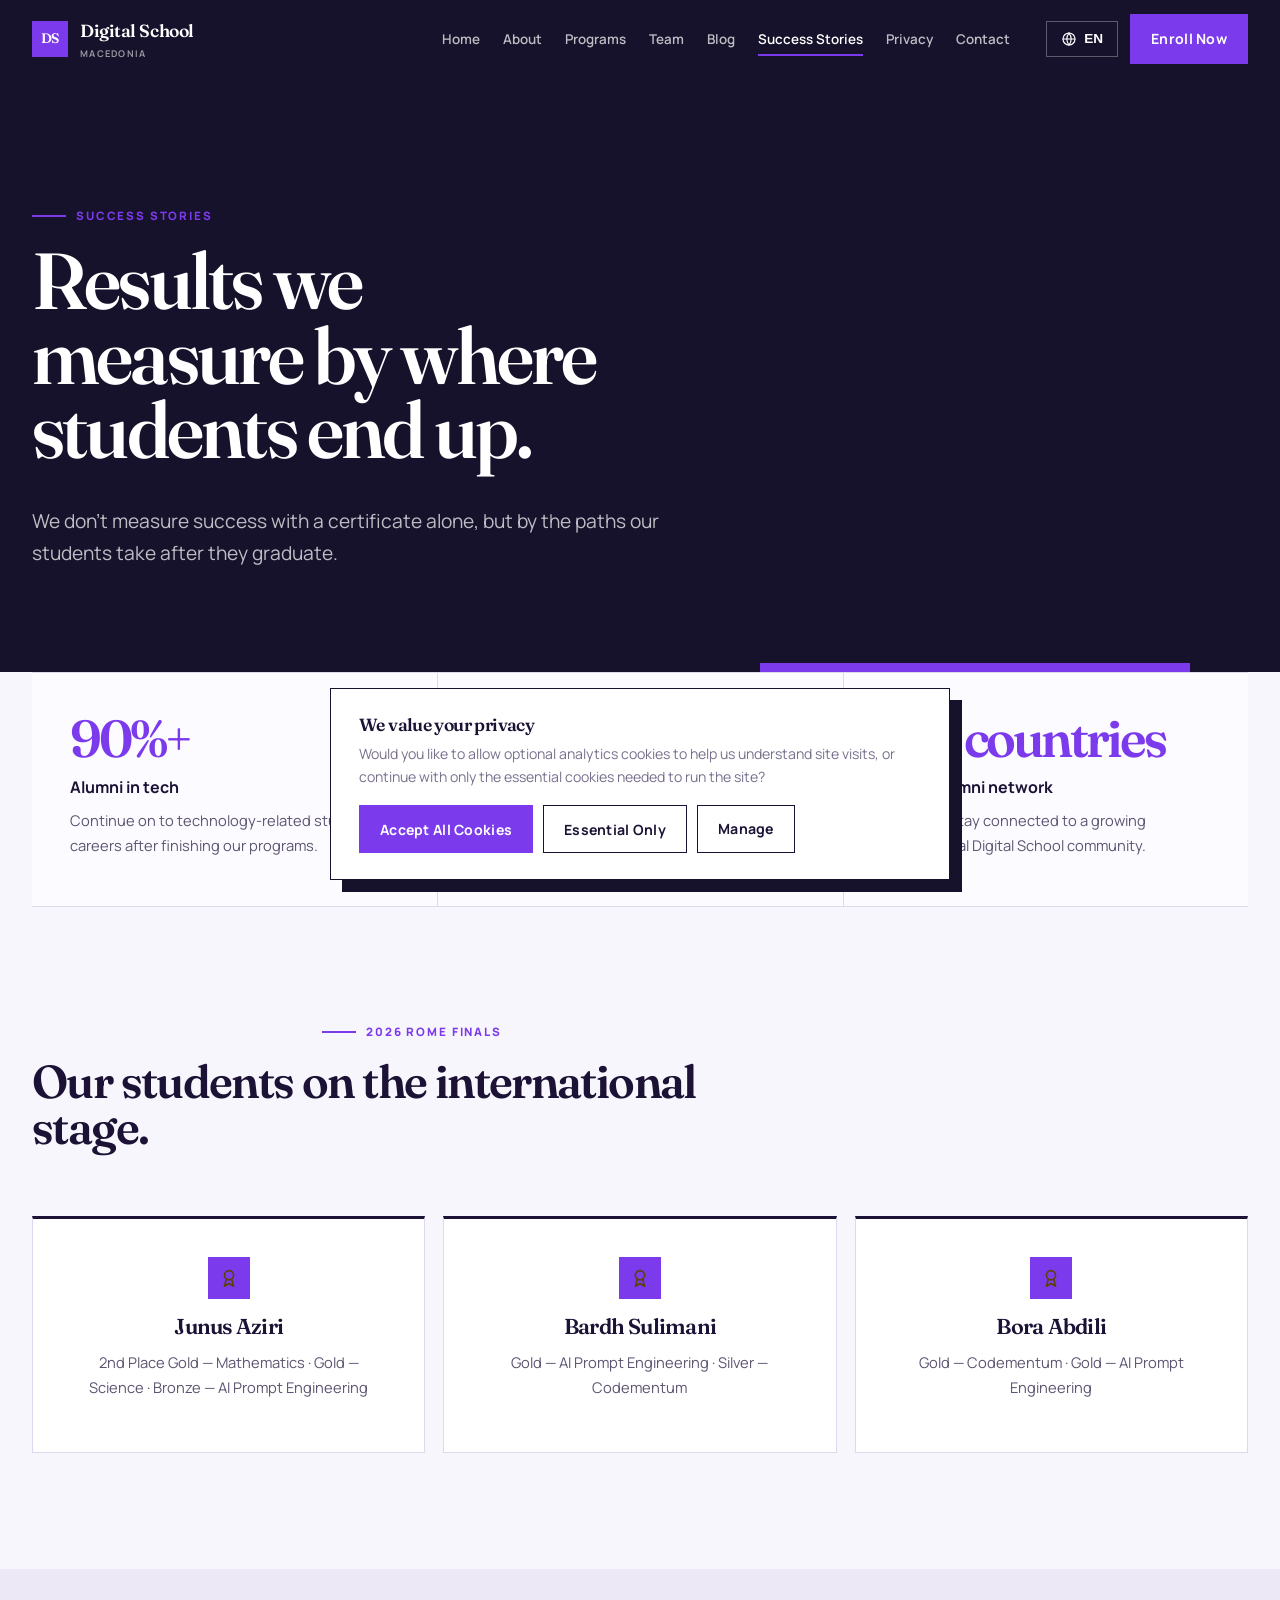
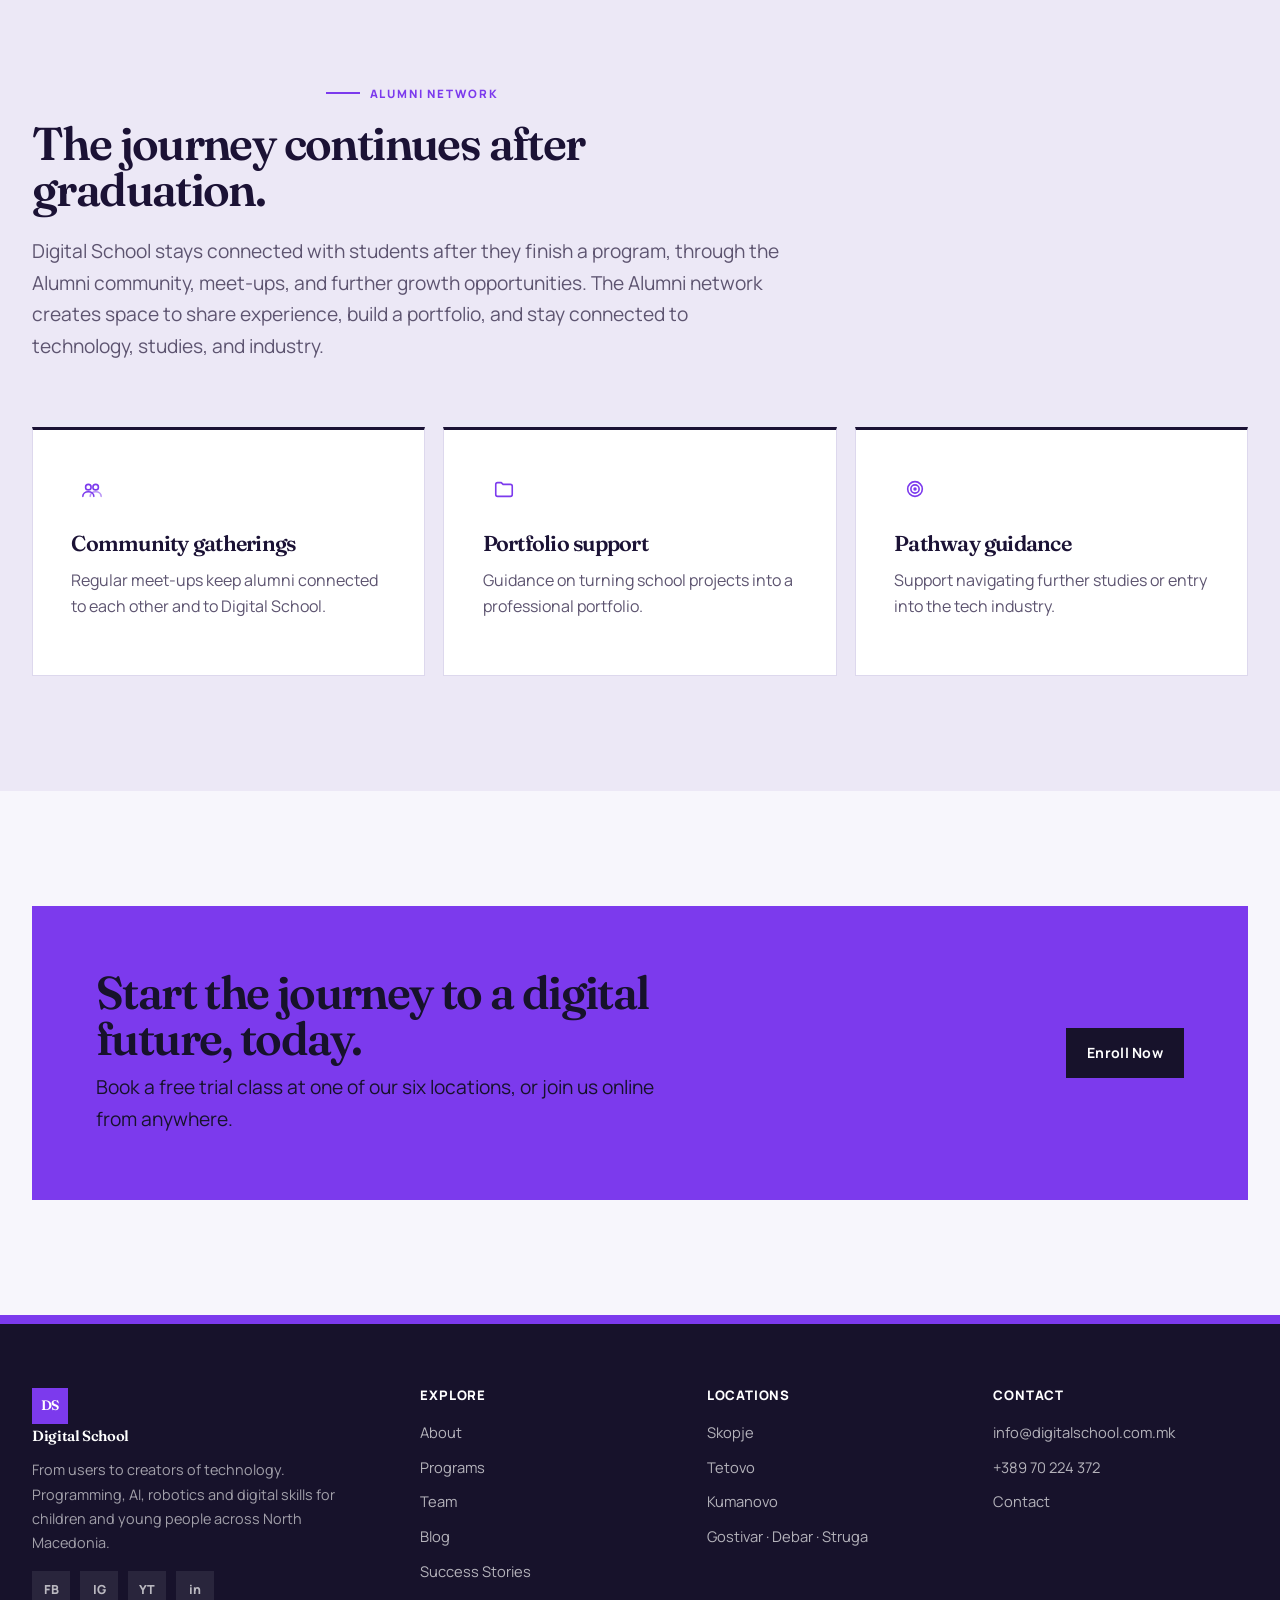
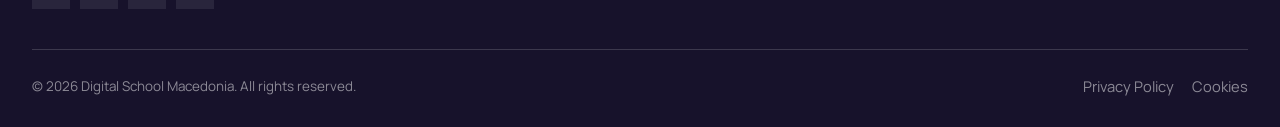
<file: success-stories.html>
<!DOCTYPE html>
<html lang="en">
<head>
<meta charset="UTF-8">
<meta name="viewport" content="width=device-width, initial-scale=1.0">
<title>Success Stories — Digital School Macedonia</title>
<meta name="description" content="Where Digital School Macedonia alumni end up: technology studies, careers, and international recognition.">
<link rel="icon" href="data:image/svg+xml,<svg xmlns=%22http://www.w3.org/2000/svg%22 viewBox=%220 0 100 100%22><rect width=%22100%22 height=%22100%22 fill=%22%237C3AED%22/><text x=%2250%22 y=%2266%22 font-size=%2250%22 fill=%22white%22 text-anchor=%22middle%22 font-family=%22Arial%22>DS</text></svg>">
<link rel="preconnect" href="https://fonts.googleapis.com">
<link href="https://fonts.googleapis.com/css2?family=Fraunces:opsz,wght@9..144,500;9..144,600;9..144,700&family=Manrope:wght@400;500;600;700;800&display=swap" rel="stylesheet">
<link rel="stylesheet" href="style.css">
</head>
<body>
<svg style="display:none" aria-hidden="true">
<defs>
<symbol id="i-cap" viewBox="0 0 24 24"><path d="M2 8l10-5 10 5-10 5-10-5z"/><path d="M6 10.5V16c0 1.5 2.5 3 6 3s6-1.5 6-3v-5.5"/><path d="M22 8v6"/></symbol>
<symbol id="i-wrench" viewBox="0 0 24 24"><path d="M14.7 6.3a4 4 0 1 0-5.4 5.4L3 18v3h3l6.3-6.3a4 4 0 0 0 5.4-5.4l-2.8 2.8-2-2 2.8-2.8z"/></symbol>
<symbol id="i-globe" viewBox="0 0 24 24"><circle cx="12" cy="12" r="9"/><path d="M3 12h18"/><path d="M12 3a14 14 0 0 1 0 18"/><path d="M12 3a14 14 0 0 0 0 18"/></symbol>
<symbol id="i-rocket" viewBox="0 0 24 24"><path d="M12 2c3 2 5 6 5 10 0 2-1 4-2 5l-3 3-3-3c-1-1-2-3-2-5 0-4 2-8 5-10z"/><circle cx="12" cy="10" r="1.6"/><path d="M8 17l-3 4M16 17l3 4"/></symbol>
<symbol id="i-trophy" viewBox="0 0 24 24"><path d="M8 4h8v4a4 4 0 0 1-8 0V4z"/><path d="M8 5H4v2a4 4 0 0 0 4 4"/><path d="M16 5h4v2a4 4 0 0 1-4 4"/><path d="M12 13v3"/><path d="M9 20h6"/><path d="M10 16h4l1 4H9l1-4z"/></symbol>
<symbol id="i-phone" viewBox="0 0 24 24"><rect x="6" y="2" width="12" height="20" rx="2"/><path d="M11 18h2"/></symbol>
<symbol id="i-code" viewBox="0 0 24 24"><path d="M8 6L2 12l6 6"/><path d="M16 6l6 6-6 6"/></symbol>
<symbol id="i-robot" viewBox="0 0 24 24"><rect x="4" y="8" width="16" height="10" rx="2"/><circle cx="9" cy="13" r="1.3"/><circle cx="15" cy="13" r="1.3"/><path d="M12 8V4"/><circle cx="12" cy="3" r="1"/><path d="M2 12h2M20 12h2"/></symbol>
<symbol id="i-book" viewBox="0 0 24 24"><path d="M4 4h7a3 3 0 0 1 3 3v13a3 3 0 0 0-3-2H4V4z"/><path d="M20 4h-7a3 3 0 0 0-3 3v13a3 3 0 0 1 3-2h7V4z"/></symbol>
<symbol id="i-teacher" viewBox="0 0 24 24"><circle cx="9" cy="8" r="3.5"/><path d="M3 20c0-3.5 2.7-6 6-6s6 2.5 6 6"/><path d="M17 11l1.5 1.5L22 9"/></symbol>
<symbol id="i-award" viewBox="0 0 24 24"><circle cx="12" cy="9" r="5"/><path d="M9 13.5L7 21l5-3 5 3-2-7.5"/></symbol>
<symbol id="i-support" viewBox="0 0 24 24"><circle cx="8" cy="10" r="3"/><circle cx="16" cy="10" r="3"/><path d="M2 20c0-3 2.5-5 6-5s6 2 6 5"/><path d="M10 20c0-3 2.5-5 6-5s6 2 6 5" opacity="0.55"/></symbol>
<symbol id="i-folder" viewBox="0 0 24 24"><path d="M3 7a2 2 0 0 1 2-2h4l2 2h8a2 2 0 0 1 2 2v9a2 2 0 0 1-2 2H5a2 2 0 0 1-2-2V7z"/></symbol>
<symbol id="i-target" viewBox="0 0 24 24"><circle cx="12" cy="12" r="8"/><circle cx="12" cy="12" r="4.5"/><circle cx="12" cy="12" r="1"/></symbol>
<symbol id="i-compass" viewBox="0 0 24 24"><circle cx="12" cy="12" r="9"/><path d="M15 9l-2 6-6 2 2-6 6-2z"/></symbol>
<symbol id="i-chat" viewBox="0 0 24 24"><path d="M4 5h16a1 1 0 0 1 1 1v9a1 1 0 0 1-1 1H9l-5 4v-4H4a1 1 0 0 1-1-1V6a1 1 0 0 1 1-1z"/></symbol>
<symbol id="i-house" viewBox="0 0 24 24"><path d="M3 11l9-7 9 7"/><path d="M5 10v10h14V10"/><path d="M9 20v-6h6v6"/></symbol>
<symbol id="i-arrow" viewBox="0 0 24 24"><path d="M5 12h14"/><path d="M13 6l6 6-6 6"/></symbol>
</defs>
</svg>

<header class="site-header">
  <div class="container nav-wrap">
    <a href="index.html" class="brand">
      <span class="brand-mark">DS</span>
      <span>Digital School<br><small>MACEDONIA</small></span>
    </a>
    <nav class="main-nav" id="mainNav">
      <a href="index.html" data-i18n="nav.home">Home</a>
      <a href="about.html" data-i18n="nav.about">About</a>
      <a href="programs.html" data-i18n="nav.programs">Programs</a>
      <a href="team.html" data-i18n="nav.team">Team</a>
      <a href="blog.html" data-i18n="nav.blog">Blog</a>
      <a href="success-stories.html" class="active" data-i18n="nav.success">Success Stories</a>
      <a href="privacy.html" data-i18n="nav.privacy">Privacy</a>
      <a href="contact.html" data-i18n="nav.contact">Contact</a>
      <a href="contact.html" class="btn btn-cta btn-block nav-enroll-mobile" data-i18n="nav.enroll">Enroll Now</a>
    </nav>
    <div class="nav-actions">
      <div class="lang-switch">
        <button class="lang-btn" id="langBtn" aria-haspopup="true"><svg class="icon-svg icon-sm"><use href="#i-globe"/></svg><span id="langBtnLabel">EN</span></button>
        <div class="lang-menu" id="langMenu">
          <button data-lang="en" class="active">🇬🇧 English</button>
          <button data-lang="sq">🇦🇱 Shqip</button>
          <button data-lang="mk">🇲🇰 Македонски</button>
        </div>
      </div>
      <a href="contact.html" class="btn btn-cta" data-i18n="nav.enroll">Enroll Now</a>
      <button class="nav-toggle" id="navToggle" aria-label="Menu"><span></span><span></span><span></span></button>
    </div>
  </div>
</header>

<div class="page-header">
  <div class="container">
    <span class="eyebrow" data-i18n="success.eyebrow">Success stories</span>
    <h1 data-i18n="success.title">Results we measure by where students end up.</h1>
    <p class="lede" style="margin:0 auto;" data-i18n="success.lede">We don't measure success with a certificate alone, but by the paths our students take after they graduate.</p>
  </div>
</div>

<div class="container">
  <div class="stats-bar">
    <div class="stats-bar-item">
      <strong>90%+</strong>
      <div class="stat-label" data-i18n="success.stat1.label">Alumni in tech</div>
      <p data-i18n="success.stat1.text">Continue on to technology-related studies or careers after finishing our programs.</p>
    </div>
    <div class="stats-bar-item">
      <strong>10,000+</strong>
      <div class="stat-label" data-i18n="success.stat2.label">Families trust us</div>
      <p data-i18n="success.stat2.text">Parents across North Macedonia have enrolled their children in a Digital School program.</p>
    </div>
    <div class="stats-bar-item">
      <strong data-i18n="success.stat3.value">14+ countries</strong>
      <div class="stat-label" data-i18n="success.stat3.label">Global alumni network</div>
      <p data-i18n="success.stat3.text">Students stay connected to a growing international Digital School community.</p>
    </div>
  </div>
</div>

<section>
  <div class="container">
    <div class="section-head center">
      <span class="eyebrow" data-i18n="success.medals.eyebrow">2026 Rome Finals</span>
      <h2 data-i18n="success.medals.title">Our students on the international stage.</h2>
    </div>
    <div class="grid grid-3">
      <div class="card text-center">
        <div class="icon-badge" style="margin:0 auto 16px; background:var(--color-gold); color:#5a4300;"><svg class="icon-svg"><use href="#i-award"/></svg></div>
        <h3>Junus Aziri</h3>
        <p data-i18n="success.medal1" style="font-size:.92rem;">2nd Place Gold — Mathematics · Gold — Science · Bronze — AI Prompt Engineering</p>
      </div>
      <div class="card text-center">
        <div class="icon-badge" style="margin:0 auto 16px; background:var(--color-gold); color:#5a4300;"><svg class="icon-svg"><use href="#i-award"/></svg></div>
        <h3>Bardh Sulimani</h3>
        <p data-i18n="success.medal2" style="font-size:.92rem;">Gold — AI Prompt Engineering · Silver — Codementum</p>
      </div>
      <div class="card text-center">
        <div class="icon-badge" style="margin:0 auto 16px; background:var(--color-gold); color:#5a4300;"><svg class="icon-svg"><use href="#i-award"/></svg></div>
        <h3>Bora Abdili</h3>
        <p data-i18n="success.medal3" style="font-size:.92rem;">Gold — Codementum · Gold — AI Prompt Engineering</p>
      </div>
    </div>
  </div>
</section>

<section class="section-alt">
  <div class="container">
    <div class="section-head center">
      <span class="eyebrow" data-i18n="success.alumni.eyebrow">Alumni network</span>
      <h2 data-i18n="success.alumni.title">The journey continues after graduation.</h2>
      <p class="lede" data-i18n="success.alumni.lede">Digital School stays connected with students after they finish a program, through the Alumni community, meet-ups, and further growth opportunities. The Alumni network creates space to share experience, build a portfolio, and stay connected to technology, studies, and industry.</p>
    </div>
    <div class="grid grid-3">
      <div class="card"><div class="icon-badge"><svg class="icon-svg"><use href="#i-support"/></svg></div><h3 data-i18n="success.alumni.c1.title">Community gatherings</h3><p data-i18n="success.alumni.c1.text">Regular meet-ups keep alumni connected to each other and to Digital School.</p></div>
      <div class="card"><div class="icon-badge"><svg class="icon-svg"><use href="#i-folder"/></svg></div><h3 data-i18n="success.alumni.c2.title">Portfolio support</h3><p data-i18n="success.alumni.c2.text">Guidance on turning school projects into a professional portfolio.</p></div>
      <div class="card"><div class="icon-badge"><svg class="icon-svg"><use href="#i-target"/></svg></div><h3 data-i18n="success.alumni.c3.title">Pathway guidance</h3><p data-i18n="success.alumni.c3.text">Support navigating further studies or entry into the tech industry.</p></div>
    </div>
  </div>
</section>

<section>
  <div class="container">
    <div class="cta-band">
      <div class="cta-band-text">
      <h2 data-i18n="home.cta.title">Start the journey to a digital future, today.</h2>
      <p class="lede" data-i18n="home.cta.lede">Book a free trial class at one of our six locations, or join us online from anywhere.</p>
          </div>
      <a href="contact.html" class="btn btn-cta" data-i18n="home.hero.cta1">Enroll Now</a>
    </div>
  </div>
</section>

<footer class="site-footer">
  <div class="container">
    <div class="footer-grid">
      <div class="footer-brand">
        <a href="index.html" class="brand" style="color:#fff">
          <span class="brand-mark">DS</span><span>Digital School</span>
        </a>
        <p data-i18n="footer.about">From users to creators of technology. Programming, AI, robotics and digital skills for children and young people across North Macedonia.</p>
        <div class="footer-social">
          <a href="https://www.facebook.com/digitalschoolmk" target="_blank" rel="noopener" aria-label="Facebook">FB</a>
          <a href="https://www.instagram.com/dsmacedonia/" target="_blank" rel="noopener" aria-label="Instagram">IG</a>
          <a href="https://www.youtube.com/@digitalschoolmacedonia" target="_blank" rel="noopener" aria-label="YouTube">YT</a>
          <a href="https://www.linkedin.com/company/20141187/" target="_blank" rel="noopener" aria-label="LinkedIn">in</a>
        </div>
      </div>
      <div>
        <h4 data-i18n="footer.explore">Explore</h4>
        <a href="about.html" data-i18n="nav.about">About</a>
        <a href="programs.html" data-i18n="nav.programs">Programs</a>
        <a href="team.html" data-i18n="nav.team">Team</a>
        <a href="blog.html" data-i18n="nav.blog">Blog</a>
        <a href="success-stories.html" data-i18n="nav.success">Success Stories</a>
      </div>
      <div>
        <h4 data-i18n="footer.locations">Locations</h4>
        <a href="contact.html">Skopje</a>
        <a href="contact.html">Tetovo</a>
        <a href="contact.html">Kumanovo</a>
        <a href="contact.html">Gostivar · Debar · Struga</a>
      </div>
      <div>
        <h4 data-i18n="footer.contact">Contact</h4>
        <a href="mailto:info@digitalschool.com.mk">info@digitalschool.com.mk</a>
        <a href="tel:+38970224372">+389 70 224 372</a>
        <a href="contact.html" data-i18n="nav.contact">Contact page</a>
      </div>
    </div>
    <div class="footer-bottom">
      <span>© 2026 Digital School Macedonia. <span data-i18n="footer.rights">All rights reserved.</span></span>
      <div class="footer-bottom-links">
        <a href="privacy.html" data-i18n="footer.privacy">Privacy Policy</a>
        <a href="privacy.html#cookies" data-i18n="footer.cookies">Cookies</a>
      </div>
    </div>
  </div>
</footer>

<div class="cookie-banner" id="cookieBanner">
  <h4 data-i18n="cookies.title">We value your privacy</h4>
  <p data-i18n="cookies.text">Would you like to allow optional analytics cookies to help us understand site visits, or continue with only the essential cookies needed to run the site?</p>
  <div class="cookie-actions">
    <button class="btn btn-cta" id="cookieAcceptAll" data-i18n="cookies.acceptAll">Accept All Cookies</button>
    <button class="btn btn-outline" id="cookieRejectAll" data-i18n="cookies.rejectAll">Essential Only</button>
    <a href="privacy.html#cookies" class="btn btn-outline" data-i18n="cookies.manage">Manage</a>
  </div>
</div>

<script src="i18n-data.js"></script>
<script src="i18n.js"></script>
<script src="main.js"></script>
</body>
</html>
</file>
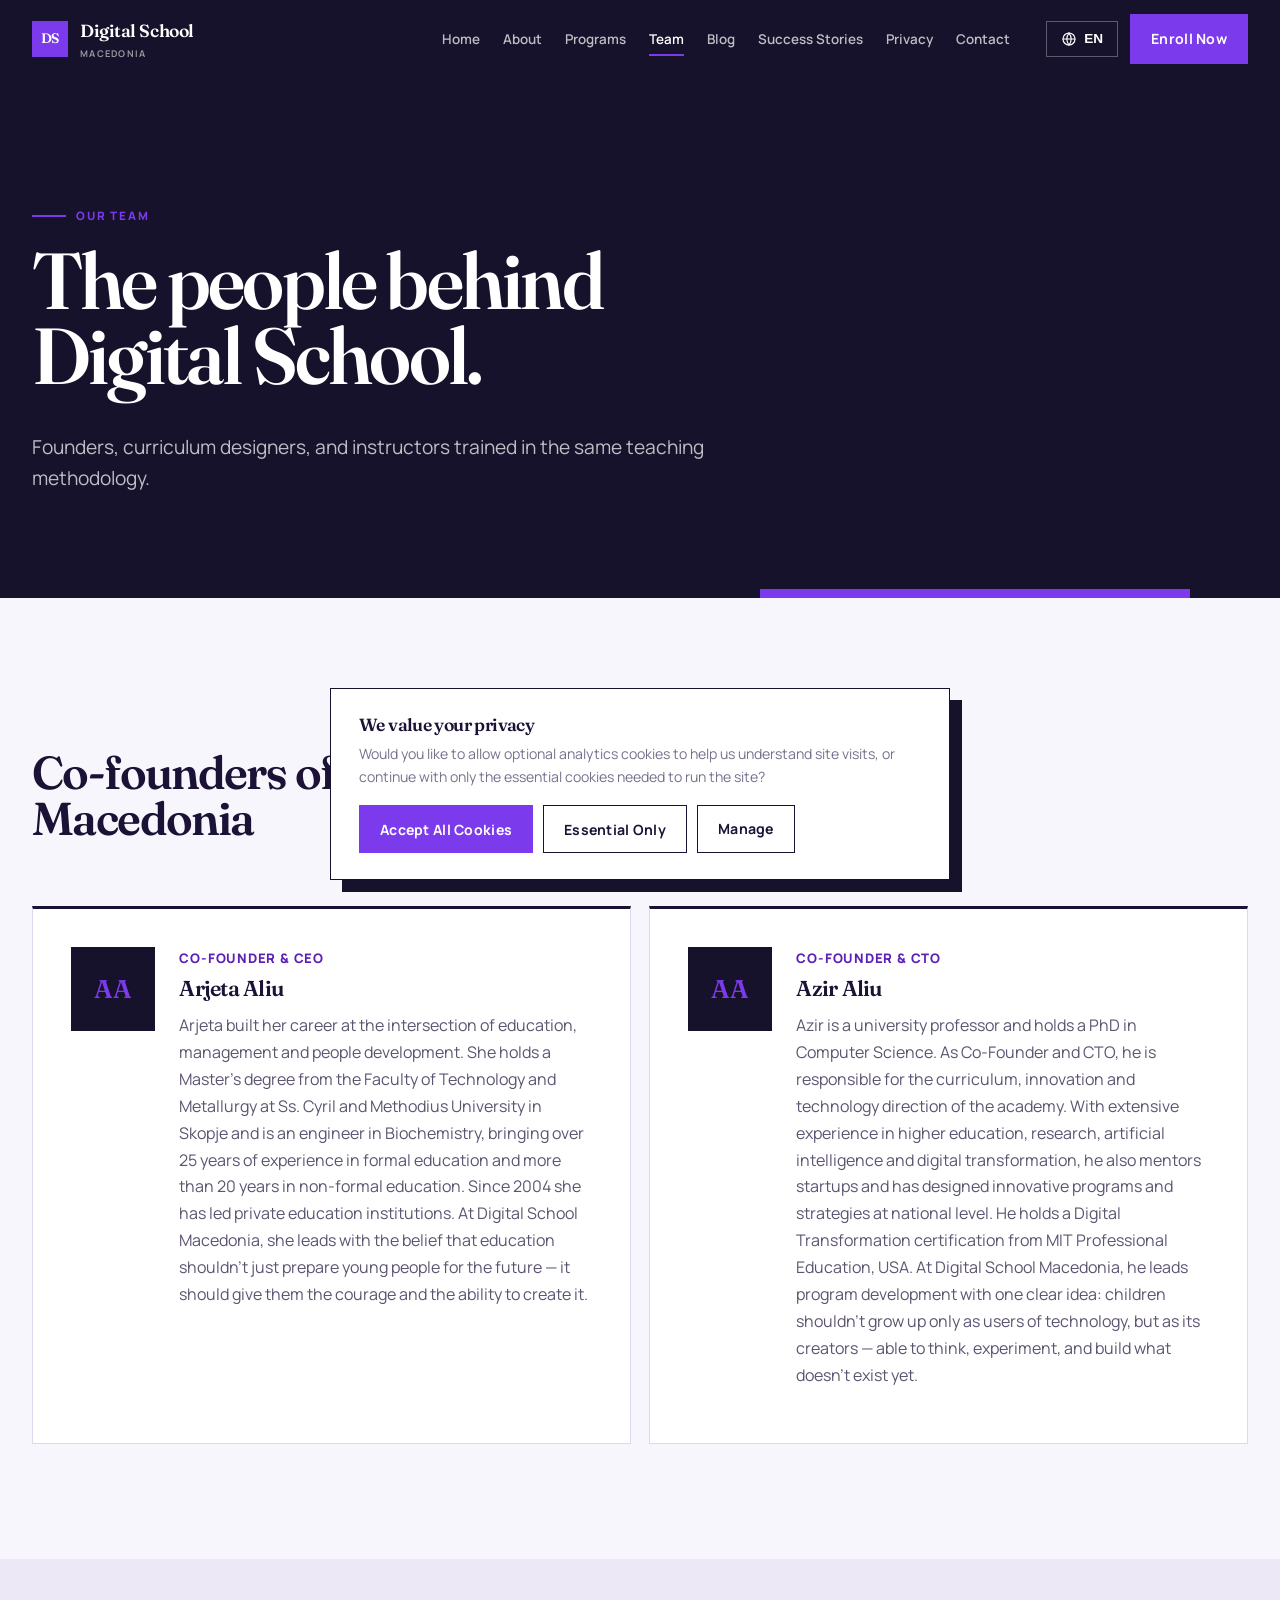
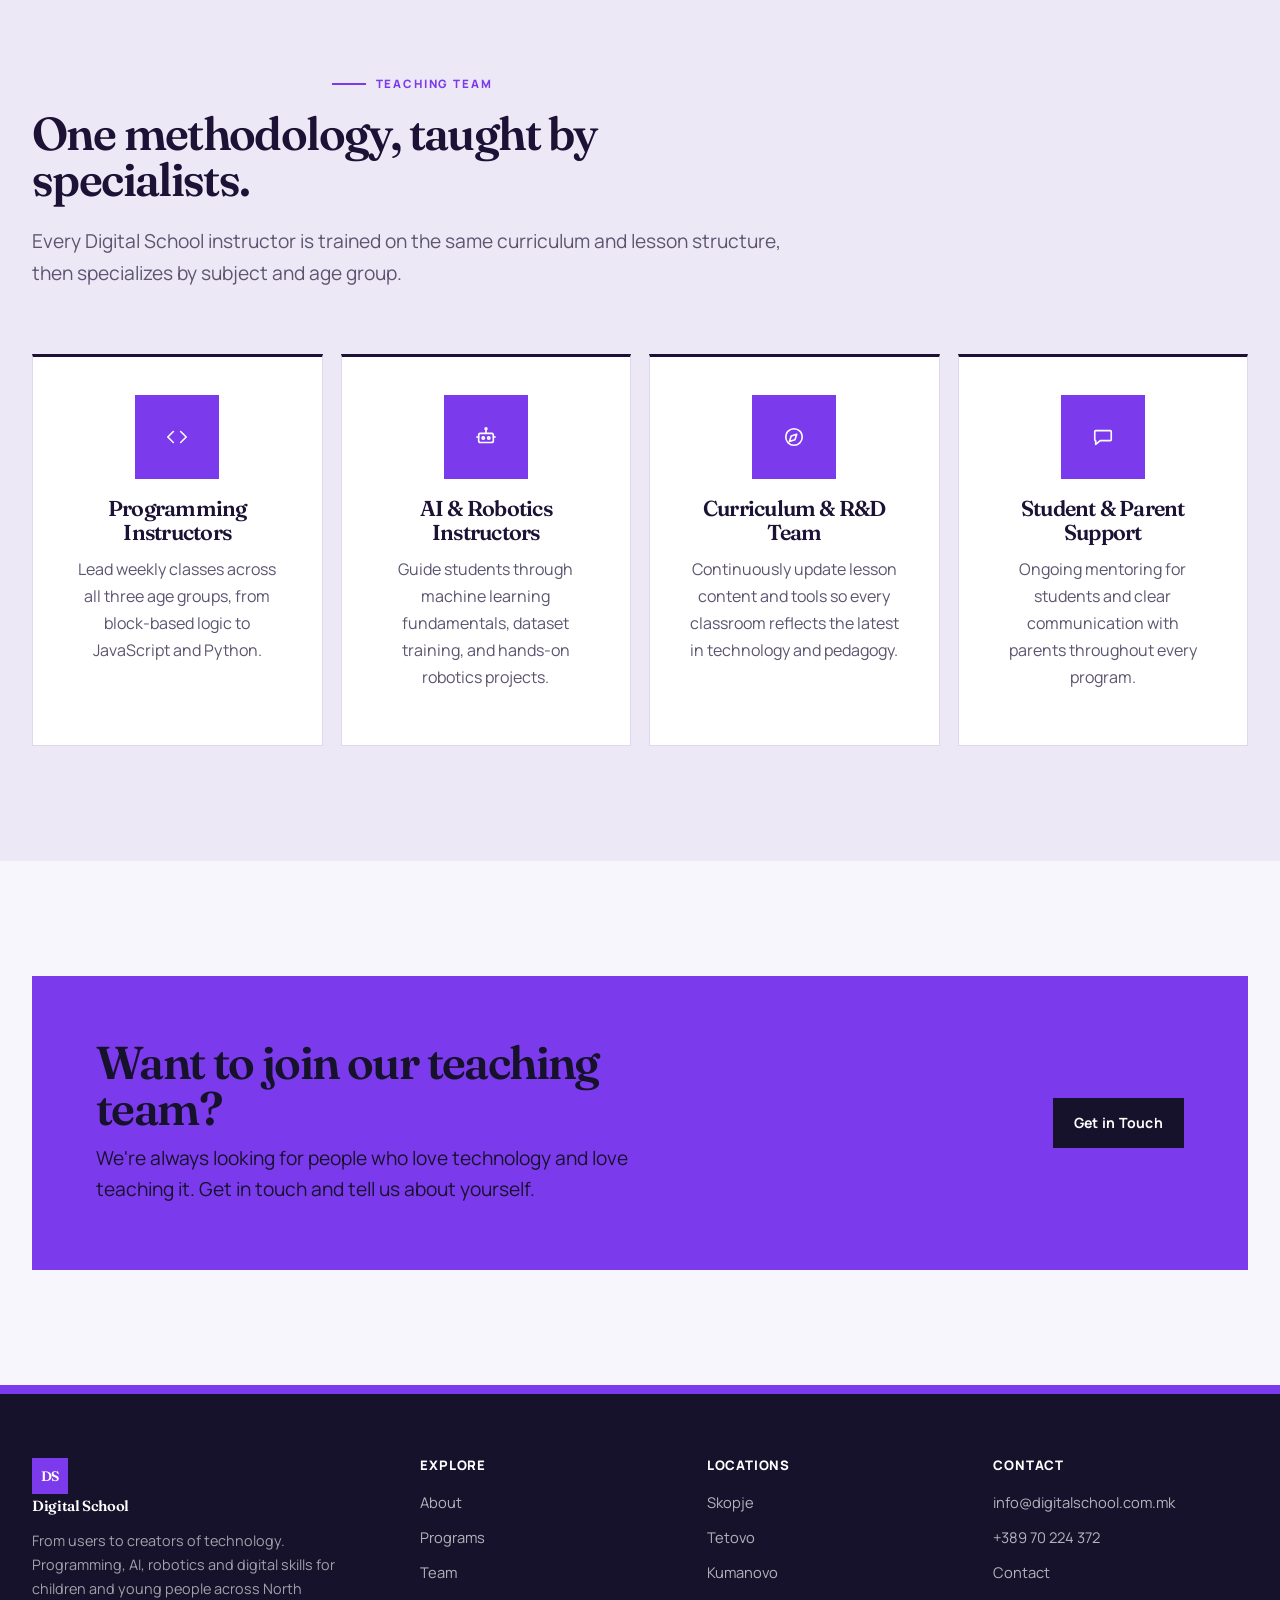
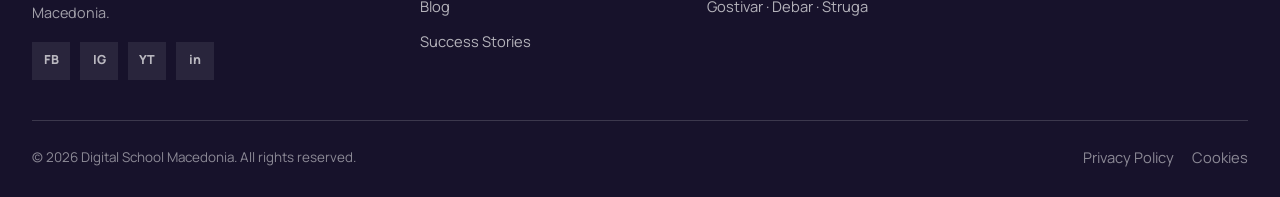
<file: team.html>
<!DOCTYPE html>
<html lang="en">
<head>
<meta charset="UTF-8">
<meta name="viewport" content="width=device-width, initial-scale=1.0">
<title>Our Team — Digital School Macedonia</title>
<meta name="description" content="Meet the founders and teaching team behind Digital School Macedonia.">
<link rel="icon" href="data:image/svg+xml,<svg xmlns=%22http://www.w3.org/2000/svg%22 viewBox=%220 0 100 100%22><rect width=%22100%22 height=%22100%22 fill=%22%237C3AED%22/><text x=%2250%22 y=%2266%22 font-size=%2250%22 fill=%22white%22 text-anchor=%22middle%22 font-family=%22Arial%22>DS</text></svg>">
<link rel="preconnect" href="https://fonts.googleapis.com">
<link href="https://fonts.googleapis.com/css2?family=Fraunces:opsz,wght@9..144,500;9..144,600;9..144,700&family=Manrope:wght@400;500;600;700;800&display=swap" rel="stylesheet">
<link rel="stylesheet" href="style.css">
</head>
<body>
<svg style="display:none" aria-hidden="true">
<defs>
<symbol id="i-cap" viewBox="0 0 24 24"><path d="M2 8l10-5 10 5-10 5-10-5z"/><path d="M6 10.5V16c0 1.5 2.5 3 6 3s6-1.5 6-3v-5.5"/><path d="M22 8v6"/></symbol>
<symbol id="i-wrench" viewBox="0 0 24 24"><path d="M14.7 6.3a4 4 0 1 0-5.4 5.4L3 18v3h3l6.3-6.3a4 4 0 0 0 5.4-5.4l-2.8 2.8-2-2 2.8-2.8z"/></symbol>
<symbol id="i-globe" viewBox="0 0 24 24"><circle cx="12" cy="12" r="9"/><path d="M3 12h18"/><path d="M12 3a14 14 0 0 1 0 18"/><path d="M12 3a14 14 0 0 0 0 18"/></symbol>
<symbol id="i-rocket" viewBox="0 0 24 24"><path d="M12 2c3 2 5 6 5 10 0 2-1 4-2 5l-3 3-3-3c-1-1-2-3-2-5 0-4 2-8 5-10z"/><circle cx="12" cy="10" r="1.6"/><path d="M8 17l-3 4M16 17l3 4"/></symbol>
<symbol id="i-trophy" viewBox="0 0 24 24"><path d="M8 4h8v4a4 4 0 0 1-8 0V4z"/><path d="M8 5H4v2a4 4 0 0 0 4 4"/><path d="M16 5h4v2a4 4 0 0 1-4 4"/><path d="M12 13v3"/><path d="M9 20h6"/><path d="M10 16h4l1 4H9l1-4z"/></symbol>
<symbol id="i-phone" viewBox="0 0 24 24"><rect x="6" y="2" width="12" height="20" rx="2"/><path d="M11 18h2"/></symbol>
<symbol id="i-code" viewBox="0 0 24 24"><path d="M8 6L2 12l6 6"/><path d="M16 6l6 6-6 6"/></symbol>
<symbol id="i-robot" viewBox="0 0 24 24"><rect x="4" y="8" width="16" height="10" rx="2"/><circle cx="9" cy="13" r="1.3"/><circle cx="15" cy="13" r="1.3"/><path d="M12 8V4"/><circle cx="12" cy="3" r="1"/><path d="M2 12h2M20 12h2"/></symbol>
<symbol id="i-book" viewBox="0 0 24 24"><path d="M4 4h7a3 3 0 0 1 3 3v13a3 3 0 0 0-3-2H4V4z"/><path d="M20 4h-7a3 3 0 0 0-3 3v13a3 3 0 0 1 3-2h7V4z"/></symbol>
<symbol id="i-teacher" viewBox="0 0 24 24"><circle cx="9" cy="8" r="3.5"/><path d="M3 20c0-3.5 2.7-6 6-6s6 2.5 6 6"/><path d="M17 11l1.5 1.5L22 9"/></symbol>
<symbol id="i-award" viewBox="0 0 24 24"><circle cx="12" cy="9" r="5"/><path d="M9 13.5L7 21l5-3 5 3-2-7.5"/></symbol>
<symbol id="i-support" viewBox="0 0 24 24"><circle cx="8" cy="10" r="3"/><circle cx="16" cy="10" r="3"/><path d="M2 20c0-3 2.5-5 6-5s6 2 6 5"/><path d="M10 20c0-3 2.5-5 6-5s6 2 6 5" opacity="0.55"/></symbol>
<symbol id="i-folder" viewBox="0 0 24 24"><path d="M3 7a2 2 0 0 1 2-2h4l2 2h8a2 2 0 0 1 2 2v9a2 2 0 0 1-2 2H5a2 2 0 0 1-2-2V7z"/></symbol>
<symbol id="i-target" viewBox="0 0 24 24"><circle cx="12" cy="12" r="8"/><circle cx="12" cy="12" r="4.5"/><circle cx="12" cy="12" r="1"/></symbol>
<symbol id="i-compass" viewBox="0 0 24 24"><circle cx="12" cy="12" r="9"/><path d="M15 9l-2 6-6 2 2-6 6-2z"/></symbol>
<symbol id="i-chat" viewBox="0 0 24 24"><path d="M4 5h16a1 1 0 0 1 1 1v9a1 1 0 0 1-1 1H9l-5 4v-4H4a1 1 0 0 1-1-1V6a1 1 0 0 1 1-1z"/></symbol>
<symbol id="i-house" viewBox="0 0 24 24"><path d="M3 11l9-7 9 7"/><path d="M5 10v10h14V10"/><path d="M9 20v-6h6v6"/></symbol>
<symbol id="i-arrow" viewBox="0 0 24 24"><path d="M5 12h14"/><path d="M13 6l6 6-6 6"/></symbol>
</defs>
</svg>

<header class="site-header">
  <div class="container nav-wrap">
    <a href="index.html" class="brand">
      <span class="brand-mark">DS</span>
      <span>Digital School<br><small>MACEDONIA</small></span>
    </a>
    <nav class="main-nav" id="mainNav">
      <a href="index.html" data-i18n="nav.home">Home</a>
      <a href="about.html" data-i18n="nav.about">About</a>
      <a href="programs.html" data-i18n="nav.programs">Programs</a>
      <a href="team.html" class="active" data-i18n="nav.team">Team</a>
      <a href="blog.html" data-i18n="nav.blog">Blog</a>
      <a href="success-stories.html" data-i18n="nav.success">Success Stories</a>
      <a href="privacy.html" data-i18n="nav.privacy">Privacy</a>
      <a href="contact.html" data-i18n="nav.contact">Contact</a>
      <a href="contact.html" class="btn btn-cta btn-block nav-enroll-mobile" data-i18n="nav.enroll">Enroll Now</a>
    </nav>
    <div class="nav-actions">
      <div class="lang-switch">
        <button class="lang-btn" id="langBtn" aria-haspopup="true"><svg class="icon-svg icon-sm"><use href="#i-globe"/></svg><span id="langBtnLabel">EN</span></button>
        <div class="lang-menu" id="langMenu">
          <button data-lang="en" class="active">🇬🇧 English</button>
          <button data-lang="sq">🇦🇱 Shqip</button>
          <button data-lang="mk">🇲🇰 Македонски</button>
        </div>
      </div>
      <a href="contact.html" class="btn btn-cta" data-i18n="nav.enroll">Enroll Now</a>
      <button class="nav-toggle" id="navToggle" aria-label="Menu"><span></span><span></span><span></span></button>
    </div>
  </div>
</header>

<div class="page-header">
  <div class="container">
    <span class="eyebrow" data-i18n="team.eyebrow">Our team</span>
    <h1 data-i18n="team.title">The people behind Digital School.</h1>
    <p class="lede" style="margin:0 auto;" data-i18n="team.lede">Founders, curriculum designers, and instructors trained in the same teaching methodology.</p>
  </div>
</div>

<section>
  <div class="container">
    <div class="section-head center">
      <span class="eyebrow" data-i18n="about.founders.eyebrow">Founders</span>
      <h2 data-i18n="about.founders.title">Co-founders of Digital School Macedonia</h2>
    </div>
    <div class="grid grid-2">
      <div class="card person-card">
        <div class="avatar">AA</div>
        <div>
          <div class="person-role" data-i18n="about.founders.p1.role">Co-Founder & CEO</div>
          <h3>Arjeta Aliu</h3>
          <p data-i18n="about.founders.p1.bio">Arjeta built her career at the intersection of education, management and people development. She holds a Master's degree from the Faculty of Technology and Metallurgy at Ss. Cyril and Methodius University in Skopje and is an engineer in Biochemistry, bringing over 25 years of experience in formal education and more than 20 years in non-formal education. Since 2004 she has led private education institutions. At Digital School Macedonia, she leads with the belief that education shouldn't just prepare young people for the future — it should give them the courage and the ability to create it.</p>
        </div>
      </div>
      <div class="card person-card">
        <div class="avatar">AA</div>
        <div>
          <div class="person-role" data-i18n="about.founders.p2.role">Co-Founder & CTO</div>
          <h3>Azir Aliu</h3>
          <p data-i18n="about.founders.p2.bio">Azir is a university professor and holds a PhD in Computer Science. As Co-Founder and CTO, he is responsible for the curriculum, innovation and technology direction of the academy. With extensive experience in higher education, research, artificial intelligence and digital transformation, he also mentors startups and has designed innovative programs and strategies at national level. He holds a Digital Transformation certification from MIT Professional Education, USA. At Digital School Macedonia, he leads program development with one clear idea: children shouldn't grow up only as users of technology, but as its creators — able to think, experiment, and build what doesn't exist yet.</p>
        </div>
      </div>
    </div>
  </div>
</section>

<section class="section-alt">
  <div class="container">
    <div class="section-head center">
      <span class="eyebrow" data-i18n="team.roles.eyebrow">Teaching team</span>
      <h2 data-i18n="team.roles.title">One methodology, taught by specialists.</h2>
      <p class="lede" data-i18n="team.roles.lede">Every Digital School instructor is trained on the same curriculum and lesson structure, then specializes by subject and age group.</p>
    </div>
    <div class="grid grid-4">
      <div class="card role-card">
        <div class="avatar"><svg class="icon-svg"><use href="#i-code"/></svg></div>
        <h3 data-i18n="team.roles.r1.title">Programming Instructors</h3>
        <p data-i18n="team.roles.r1.text">Lead weekly classes across all three age groups, from block-based logic to JavaScript and Python.</p>
      </div>
      <div class="card role-card">
        <div class="avatar"><svg class="icon-svg"><use href="#i-robot"/></svg></div>
        <h3 data-i18n="team.roles.r2.title">AI & Robotics Instructors</h3>
        <p data-i18n="team.roles.r2.text">Guide students through machine learning fundamentals, dataset training, and hands-on robotics projects.</p>
      </div>
      <div class="card role-card">
        <div class="avatar"><svg class="icon-svg"><use href="#i-compass"/></svg></div>
        <h3 data-i18n="team.roles.r3.title">Curriculum & R&D Team</h3>
        <p data-i18n="team.roles.r3.text">Continuously update lesson content and tools so every classroom reflects the latest in technology and pedagogy.</p>
      </div>
      <div class="card role-card">
        <div class="avatar"><svg class="icon-svg"><use href="#i-chat"/></svg></div>
        <h3 data-i18n="team.roles.r4.title">Student & Parent Support</h3>
        <p data-i18n="team.roles.r4.text">Ongoing mentoring for students and clear communication with parents throughout every program.</p>
      </div>
    </div>
  </div>
</section>

<section>
  <div class="container">
    <div class="cta-band">
      <div class="cta-band-text">
      <h2 data-i18n="team.join.title">Want to join our teaching team?</h2>
      <p class="lede" data-i18n="team.join.lede">We're always looking for people who love technology and love teaching it. Get in touch and tell us about yourself.</p>
          </div>
      <a href="contact.html" class="btn btn-cta" data-i18n="team.join.cta">Get in Touch</a>
    </div>
  </div>
</section>

<footer class="site-footer">
  <div class="container">
    <div class="footer-grid">
      <div class="footer-brand">
        <a href="index.html" class="brand" style="color:#fff">
          <span class="brand-mark">DS</span><span>Digital School</span>
        </a>
        <p data-i18n="footer.about">From users to creators of technology. Programming, AI, robotics and digital skills for children and young people across North Macedonia.</p>
        <div class="footer-social">
          <a href="https://www.facebook.com/digitalschoolmk" target="_blank" rel="noopener" aria-label="Facebook">FB</a>
          <a href="https://www.instagram.com/dsmacedonia/" target="_blank" rel="noopener" aria-label="Instagram">IG</a>
          <a href="https://www.youtube.com/@digitalschoolmacedonia" target="_blank" rel="noopener" aria-label="YouTube">YT</a>
          <a href="https://www.linkedin.com/company/20141187/" target="_blank" rel="noopener" aria-label="LinkedIn">in</a>
        </div>
      </div>
      <div>
        <h4 data-i18n="footer.explore">Explore</h4>
        <a href="about.html" data-i18n="nav.about">About</a>
        <a href="programs.html" data-i18n="nav.programs">Programs</a>
        <a href="team.html" data-i18n="nav.team">Team</a>
        <a href="blog.html" data-i18n="nav.blog">Blog</a>
        <a href="success-stories.html" data-i18n="nav.success">Success Stories</a>
      </div>
      <div>
        <h4 data-i18n="footer.locations">Locations</h4>
        <a href="contact.html">Skopje</a>
        <a href="contact.html">Tetovo</a>
        <a href="contact.html">Kumanovo</a>
        <a href="contact.html">Gostivar · Debar · Struga</a>
      </div>
      <div>
        <h4 data-i18n="footer.contact">Contact</h4>
        <a href="mailto:info@digitalschool.com.mk">info@digitalschool.com.mk</a>
        <a href="tel:+38970224372">+389 70 224 372</a>
        <a href="contact.html" data-i18n="nav.contact">Contact page</a>
      </div>
    </div>
    <div class="footer-bottom">
      <span>© 2026 Digital School Macedonia. <span data-i18n="footer.rights">All rights reserved.</span></span>
      <div class="footer-bottom-links">
        <a href="privacy.html" data-i18n="footer.privacy">Privacy Policy</a>
        <a href="privacy.html#cookies" data-i18n="footer.cookies">Cookies</a>
      </div>
    </div>
  </div>
</footer>

<div class="cookie-banner" id="cookieBanner">
  <h4 data-i18n="cookies.title">We value your privacy</h4>
  <p data-i18n="cookies.text">Would you like to allow optional analytics cookies to help us understand site visits, or continue with only the essential cookies needed to run the site?</p>
  <div class="cookie-actions">
    <button class="btn btn-cta" id="cookieAcceptAll" data-i18n="cookies.acceptAll">Accept All Cookies</button>
    <button class="btn btn-outline" id="cookieRejectAll" data-i18n="cookies.rejectAll">Essential Only</button>
    <a href="privacy.html#cookies" class="btn btn-outline" data-i18n="cookies.manage">Manage</a>
  </div>
</div>

<script src="i18n-data.js"></script>
<script src="i18n.js"></script>
<script src="main.js"></script>
</body>
</html>
</file>
<file: style.css>
/* ============================================================
   Digital School Macedonia — Design System
   Palette rationale:
   - Indigo (#4F46E5) = trust + intelligence, anchors the tech/education feel
   - Violet (#7C3AED) = creativity + innovation, used in gradients & accents
   - Coral (#FF6B4A)  = energy + urgency, reserved for calls-to-action
   - Amber (#FFC53D)  = achievement/gamification highlight (badges, stats)
   ============================================================ */

:root {
  --color-primary: #4F46E5;
  --color-primary-dark: #3730A3;
  --color-primary-light: #EEF0FF;
  --color-accent: #7C3AED;
  --color-cta: #FF6B4A;
  --color-cta-dark: #E44F30;
  --color-gold: #FFC53D;
  --color-ink: #14132B;
  /* `--color-ink` becomes light in dark mode for readable body copy.
     Keep this separate for components that must always sit on a dark surface. */
  --color-night: #14132B;
  --color-body: #4A4964;
  --color-muted: #7A7996;
  --color-surface: #FFFFFF;
  --color-surface-alt: #F6F5FC;
  --color-border: #E7E5F5;
  --gradient-hero: linear-gradient(135deg, #4F46E5 0%, #7C3AED 55%, #9333EA 100%);
  --gradient-cta: linear-gradient(135deg, #FF6B4A 0%, #FF8A65 100%);
  --shadow-sm: 0 2px 8px rgba(20, 19, 43, 0.06);
  --shadow-md: 0 8px 24px rgba(20, 19, 43, 0.10);
  --shadow-lg: 0 20px 48px rgba(79, 70, 229, 0.18);
  --radius-sm: 6px;
  --radius-md: 4px 14px 4px 14px;
  --radius-lg: 4px 32px 4px 32px;
  --notch: 16px;
  --font-heading: 'Fraunces', 'Iowan Old Style', Georgia, serif;
  --font-body: 'Manrope', 'Segoe UI', sans-serif;
  --header-height: 76px;
  color-scheme: light;
}

@media (prefers-color-scheme: dark) {
  :root {
    --color-primary: #7C7AFF;
    --color-primary-dark: #A5A3FF;
    --color-primary-light: #211F42;
    --color-accent: #B794F6;
    --color-cta: #FF8A65;
    --color-cta-dark: #FFA482;
    --color-gold: #FFD666;
    --color-ink: #F2F1FB;
    --color-body: #C7C6E0;
    --color-muted: #9391B5;
    --color-surface: #15142B;
    --color-surface-alt: #1D1B3B;
    --color-border: #2E2C55;
    --shadow-sm: 0 2px 8px rgba(0,0,0,0.35);
    --shadow-md: 0 8px 24px rgba(0,0,0,0.45);
    --shadow-lg: 0 20px 48px rgba(124, 122, 255, 0.25);
    color-scheme: dark;
  }
}

* , *::before, *::after { box-sizing: border-box; }
html { scroll-behavior: smooth; }
body {
  margin: 0;
  font-family: var(--font-body);
  color: var(--color-body);
  background: var(--color-surface);
  line-height: 1.6;
  -webkit-font-smoothing: antialiased;
}
h1, h2, h3, h4 {
  font-family: var(--font-heading);
  font-optical-sizing: auto;
  color: var(--color-ink);
  line-height: 1.08;
  margin: 0 0 .5em;
  font-weight: 600;
  letter-spacing: -0.01em;
}
h1 { font-size: clamp(2.4rem, 5vw, 4.1rem); font-weight: 600; }
h2 { font-size: clamp(1.8rem, 3.2vw, 2.7rem); }
h3 { font-size: 1.3rem; font-weight: 600; }
p { margin: 0 0 1em; }
a { color: var(--color-primary); text-decoration: none; }
img { max-width: 100%; display: block; }
ul { padding-left: 1.2em; }
.container {
  width: 100%;
  max-width: 1180px;
  margin: 0 auto;
  padding: 0 24px;
}
section { padding: 96px 0; }
.section-alt { background: var(--color-surface-alt); }

/* Section eyebrow: a short rule + small-caps label, not a badge pill */
.eyebrow {
  display: flex;
  align-items: center;
  gap: 10px;
  font-family: var(--font-body);
  font-weight: 800;
  font-size: .76rem;
  letter-spacing: .16em;
  text-transform: uppercase;
  color: var(--color-accent);
  margin-bottom: 18px;
}
.eyebrow::before { content: ""; display: block; width: 28px; height: 3px; background: var(--color-cta); flex-shrink: 0; }
.section-head.center .eyebrow { justify-content: center; }
.section-head { max-width: 680px; margin-bottom: 52px; }
.section-head.center { margin-left: auto; margin-right: auto; text-align: center; }
.lede { font-size: 1.15rem; color: var(--color-muted); }

/* Buttons: rectangular with a clipped corner, not pills */
.btn {
  display: inline-flex;
  align-items: center;
  gap: 9px;
  font-family: var(--font-body);
  font-weight: 700;
  font-size: .96rem;
  padding: 15px 26px;
  border-radius: var(--radius-sm);
  border: 2px solid transparent;
  cursor: pointer;
  transition: transform .18s ease, box-shadow .18s ease, background .18s ease, color .18s ease, border-color .18s ease;
  white-space: nowrap;
}
.btn:hover { transform: translateY(-2px); }
.btn-cta {
  background: var(--gradient-cta);
  color: #fff;
  box-shadow: 0 10px 24px rgba(255, 107, 74, 0.35);
  clip-path: polygon(0 0, calc(100% - var(--notch)) 0, 100% var(--notch), 100% 100%, 0 100%);
}
.btn-cta:hover { box-shadow: 0 14px 30px rgba(255, 107, 74, 0.45); }
.btn-outline {
  background: transparent;
  border-color: var(--color-ink);
  color: var(--color-ink);
}
.btn-outline:hover { border-color: var(--color-primary); color: var(--color-primary); background: var(--color-primary-light); }
.btn-ghost-light {
  background: transparent;
  border-color: rgba(255,255,255,0.6);
  color: #fff;
}
.btn-ghost-light:hover { background: rgba(255,255,255,0.14); border-color: #fff; }
.btn-block { width: 100%; justify-content: center; }
.icon-svg { width: 22px; height: 22px; fill: none; stroke: currentColor; stroke-width: 1.7; stroke-linecap: round; stroke-linejoin: round; flex-shrink: 0; }
.icon-svg.icon-sm { width: 16px; height: 16px; }
.icon-svg.icon-lg { width: 34px; height: 34px; }

/* Header / Nav */
.site-header {
  position: sticky;
  top: 0;
  z-index: 500;
  background: color-mix(in srgb, var(--color-surface) 92%, transparent);
  backdrop-filter: blur(10px);
  border-bottom: 1px solid var(--color-border);
  height: var(--header-height);
  display: flex;
  align-items: center;
}
.nav-wrap {
  width: 100%;
  display: flex;
  align-items: center;
  justify-content: space-between;
  gap: 24px;
}
.brand {
  display: flex;
  align-items: center;
  gap: 12px;
  font-family: var(--font-heading);
  font-weight: 600;
  font-size: 1.2rem;
  color: var(--color-ink);
}
.brand-mark {
  width: 38px; height: 38px;
  border-radius: 2px 10px 2px 10px;
  background: var(--color-night);
  display: flex; align-items: center; justify-content: center;
  color: var(--color-gold); font-family: var(--font-heading); font-weight: 600; font-size: 1.15rem;
  flex-shrink: 0;
}
.brand small { display: block; font-family: var(--font-body); font-weight: 700; font-size: .64rem; color: var(--color-muted); letter-spacing: .1em; }
.main-nav { display: flex; align-items: center; gap: 2px; }
.main-nav a {
  position: relative;
  color: var(--color-body);
  font-weight: 600;
  font-size: .94rem;
  padding: 10px 13px;
  transition: color .15s;
}
.main-nav a::after {
  content: "";
  position: absolute; left: 13px; right: 13px; bottom: 4px;
  height: 2px; background: var(--color-cta);
  transform: scaleX(0); transform-origin: left;
  transition: transform .18s ease;
}
.main-nav a:hover, .main-nav a.active { color: var(--color-ink); }
.main-nav a:hover::after, .main-nav a.active::after { transform: scaleX(1); }
.nav-actions { display: flex; align-items: center; gap: 10px; }

.lang-switch { position: relative; }
.lang-btn {
  display: flex; align-items: center; gap: 7px;
  border: 1.5px solid var(--color-border);
  background: var(--color-surface);
  color: var(--color-ink);
  padding: 9px 14px;
  border-radius: var(--radius-sm);
  font-weight: 700;
  font-size: .85rem;
  cursor: pointer;
}
.lang-btn:hover { border-color: var(--color-ink); }
.lang-menu {
  position: absolute; top: calc(100% + 8px); right: 0;
  background: var(--color-surface);
  border: 1.5px solid var(--color-ink);
  border-radius: var(--radius-sm);
  box-shadow: var(--shadow-md);
  min-width: 170px;
  padding: 6px;
  display: none;
  flex-direction: column;
  z-index: 600;
}
.lang-menu.open { display: flex; }
.lang-menu button {
  display: flex; align-items: center; gap: 10px;
  background: none; border: none; text-align: left;
  padding: 10px 12px; border-radius: 2px;
  font-family: var(--font-body); font-size: .92rem; font-weight: 600;
  color: var(--color-body); cursor: pointer;
}
.lang-menu button:hover { background: var(--color-surface-alt); }
.lang-menu button.active { color: var(--color-primary); background: var(--color-primary-light); }

.nav-toggle {
  display: none;
  flex-direction: column; gap: 5px;
  background: none; border: none; cursor: pointer; padding: 8px;
}
.nav-toggle span { width: 24px; height: 2px; background: var(--color-ink); border-radius: 2px; }

/* Hero — asymmetric editorial layout, dot-grid texture, single bold stat panel */
.hero {
  background: var(--gradient-hero);
  color: #fff;
  padding: 76px 0 0;
  position: relative;
  overflow: hidden;
}
.hero::before {
  content: "";
  position: absolute; inset: 0;
  background-image: radial-gradient(circle, rgba(255,255,255,0.35) 1.4px, transparent 1.4px);
  background-size: 26px 26px;
  opacity: .3;
}
.hero .container { position: relative; z-index: 2; }
.hero-grid { display: grid; grid-template-columns: 1.2fr .8fr; gap: 0; align-items: stretch; }
.hero-copy { padding: 60px 48px 70px 0; }
.hero-tag {
  display: inline-flex; align-items: center; gap: 10px;
  border-top: 2px solid var(--color-gold); border-bottom: 2px solid var(--color-gold);
  padding: 7px 0; font-size: .8rem; font-weight: 800; letter-spacing: .1em; text-transform: uppercase;
  margin-bottom: 28px;
}
.hero h1 { color: #fff; }
.hero h1 .accent {
  background: linear-gradient(transparent 62%, rgba(255,197,61,0.55) 62%);
  padding: 0 2px;
}
.hero .lede { color: rgba(255,255,255,0.88); font-size: 1.2rem; max-width: 500px; }
.hero-actions { display: flex; gap: 14px; margin-top: 32px; flex-wrap: wrap; }
.hero-panel {
  background:
    radial-gradient(circle at 100% 0, rgba(255,197,61,.18), transparent 34%),
    linear-gradient(160deg, #211d4a 0%, var(--color-night) 72%);
  padding: 48px 40px;
  display: flex; flex-direction: column; justify-content: center;
  position: relative;
  border-left: 1px solid rgba(255,255,255,0.2);
  box-shadow: -22px 22px 0 rgba(20,19,43,0.14);
}
.hero-panel-stat { margin-bottom: 30px; }
.hero-panel-stat strong { display: block; font-family: var(--font-heading); font-weight: 600; font-size: 3.4rem; color: var(--color-gold); line-height: 1; }
.hero-panel-stat span { display: block; font-size: .92rem; color: rgba(255,255,255,0.75); margin-top: 8px; }
.hero-panel-divider { height: 1px; background: rgba(255,255,255,0.15); margin: 22px 0; }

/* Stats bar — editorial rule-and-number bar, no card chrome */
.stats-bar {
  display: grid; grid-template-columns: repeat(3, 1fr);
  border-top: 1.5px solid var(--color-border); border-bottom: 1.5px solid var(--color-border);
}
.stats-bar-item {
  padding: 40px 32px;
  border-left: 1.5px solid var(--color-border);
}
.stats-bar-item:first-child { border-left: none; }
.stats-bar-item strong { display: block; font-family: var(--font-heading); font-weight: 600; font-size: 2.6rem; color: var(--color-primary); line-height: 1; }
.stats-bar-item .stat-label { font-weight: 700; color: var(--color-ink); margin: 10px 0 8px; }
.stats-bar-item p { color: var(--color-muted); font-size: .92rem; margin: 0 0 10px; }
.stats-bar-item .stat-link { display: inline-flex; align-items:center; gap: 6px; font-weight: 700; font-size: .88rem; color: var(--color-accent); }

/* Cards / grids */
.grid { display: grid; gap: 28px; }
.grid-3 { grid-template-columns: repeat(3, 1fr); }
.grid-4 { grid-template-columns: repeat(4, 1fr); }
.grid-2 { grid-template-columns: repeat(2, 1fr); }
.card {
  background: var(--color-surface);
  border: 1.5px solid var(--color-border);
  border-radius: var(--radius-md);
  padding: 32px;
  transition: border-color .2s ease, transform .2s ease;
}
.card:hover { border-color: var(--color-ink); transform: translateY(-3px); }
.icon-badge {
  width: 50px; height: 50px;
  border-radius: 2px 12px 2px 12px;
  display: flex; align-items: center; justify-content: center;
  background: var(--color-primary-light);
  color: var(--color-primary);
  margin-bottom: 20px;
}
.tag-pill {
  display: inline-flex;
  align-items: center;
  gap: 6px;
  color: var(--color-accent);
  font-size: .76rem;
  font-weight: 800;
  letter-spacing: .06em;
  text-transform: uppercase;
  margin-bottom: 14px;
}
.tag-pill::before { content: ""; width: 8px; height: 8px; background: currentColor; display: block; }

/* Program cards with numbered steps */
.program-card { position: relative; border-top: 3px solid var(--color-primary); }
.program-card.step-2 { border-top-color: var(--color-accent); }
.program-card.step-3 { border-top-color: var(--color-cta); }
.program-age { font-family: var(--font-heading); font-size: 1.7rem; font-weight: 600; color: var(--color-ink); }
.program-meta { display: flex; gap: 16px; margin: 14px 0; font-size: .85rem; color: var(--color-muted); font-weight: 600; }
.program-card ul { list-style: none; padding: 0; margin: 16px 0; }
.program-card ul li { display: flex; gap: 10px; margin-bottom: 10px; font-size: .93rem; color: var(--color-body); }
.program-card ul li::before { content: "→"; color: var(--color-cta); font-weight: 800; flex-shrink: 0; }

/* Info strip */
.info-strip { display: grid; grid-template-columns: repeat(4, 1fr); gap: 1.5px; background: var(--color-border); border: 1.5px solid var(--color-border); }
.info-strip div { text-align: center; padding: 26px 16px; background: var(--color-surface); }
.info-strip strong { display: block; font-family: var(--font-body); color: var(--color-primary); font-size: .74rem; letter-spacing: .08em; text-transform: uppercase; margin-bottom: 10px; }

/* Ecosystem — alternating tints instead of uniform white cards */
.eco-card { border-color: transparent; }
.eco-card:nth-child(1) { background: var(--color-primary-light); }
.eco-card:nth-child(2) { background: color-mix(in srgb, var(--color-gold) 18%, var(--color-surface-alt)); }
.eco-card:nth-child(3) { background: color-mix(in srgb, var(--color-cta) 10%, var(--color-surface-alt)); }
.eco-card:nth-child(4) { background: color-mix(in srgb, var(--color-accent) 12%, var(--color-surface-alt)); }
.eco-card:hover { border-color: transparent; }
.eco-card .icon-badge { background: rgba(255,255,255,0.6); }

/* Timeline (lesson rhythm) */
.rhythm-row { display: flex; gap: 1.5px; overflow-x: auto; background: var(--color-border); border: 1.5px solid var(--color-border); }
.rhythm-step {
  flex: 1 1 0;
  min-width: 140px;
  background: var(--color-surface);
  padding: 24px 16px;
  text-align: center;
}
.rhythm-step strong { font-family: var(--font-heading); font-weight: 600; font-size: 1.7rem; color: var(--color-primary); display: block; }
.rhythm-step span { font-size: .82rem; font-weight: 700; color: var(--color-ink); display: block; margin-top: 8px; }

/* Founders / team */
.person-card { display: flex; gap: 24px; align-items: flex-start; }
.avatar {
  width: 84px; height: 84px; border-radius: 2px 20px 2px 20px;
  background: var(--color-night);
  display: flex; align-items: center; justify-content: center;
  color: var(--color-gold); font-family: var(--font-heading); font-weight: 600; font-size: 1.6rem;
  flex-shrink: 0;
}
.person-role { color: var(--color-accent); font-weight: 800; font-size: .82rem; text-transform: uppercase; letter-spacing: .06em; margin-bottom: 8px; }
.role-card { text-align: center; }
.role-card .avatar { margin: 0 auto 18px; background: var(--color-primary-light); color: var(--color-primary); }

/* Locations */
.location-card { border-left: 3px solid var(--color-accent); border-radius: 0 var(--radius-sm) var(--radius-sm) 0; }
.location-card h3 { margin-bottom: 8px; }
.location-card a { display: block; color: var(--color-body); font-weight: 600; margin: 4px 0; }
.location-card a:hover { color: var(--color-primary); }

/* Blog */
.blog-card .blog-date { font-size: .8rem; color: var(--color-muted); font-weight: 700; margin-bottom: 10px; text-transform: uppercase; letter-spacing: .05em; }
.blog-thumb { height: 130px; margin: -32px -32px 24px; background: var(--color-night); display:flex; align-items:center; justify-content:center; color: var(--color-gold); }

/* Testimonial / quote */
.quote-card { position: relative; padding: 20px 20px 20px 44px; border-left: 3px solid var(--color-cta); }
.quote-card::before {
  content: "“"; position: absolute; left: -14px; top: -36px;
  font-family: var(--font-heading); font-size: 7rem; color: var(--color-primary-light); line-height: 1; z-index: 0;
}
.quote-card p { position: relative; font-size: 1.6rem; font-family: var(--font-heading); font-weight: 500; font-style: italic; color: var(--color-ink); z-index: 1; }
.quote-card cite { color: var(--color-accent); font-style: normal; font-weight: 700; }

/* CTA band — asymmetric split on dark ink, not a centered gradient blob */
.cta-band {
  background: var(--color-night);
  color: #fff;
  padding: 56px;
  display: flex; align-items: center; justify-content: space-between; gap: 40px;
  border-top: 3px solid var(--color-gold);
  position: relative;
  overflow: hidden;
  text-align: left;
}
.cta-band-text { max-width: 560px; }
.cta-band h2 { color: #fff; margin-bottom: 10px; }
.cta-band .lede { color: rgba(255,255,255,0.7); margin: 0; }

/* Forms */
.form-grid { display: grid; grid-template-columns: 1fr 1fr; gap: 20px; }
.form-field { display: flex; flex-direction: column; gap: 8px; margin-bottom: 20px; }
.form-field.full { grid-column: 1 / -1; }
.form-field label { font-weight: 700; font-size: .88rem; color: var(--color-ink); }
.form-field input, .form-field select, .form-field textarea {
  border: 1.5px solid var(--color-border);
  border-radius: var(--radius-sm);
  padding: 13px 16px;
  font-family: var(--font-body);
  font-size: .96rem;
  background: var(--color-surface);
  color: var(--color-ink);
  transition: border-color .15s;
}
.form-field input:focus, .form-field select:focus, .form-field textarea:focus {
  outline: none; border-color: var(--color-primary);
}
.form-field .error-msg { color: var(--color-cta-dark); font-size: .8rem; display: none; }
.form-field.invalid input, .form-field.invalid textarea, .form-field.invalid select { border-color: var(--color-cta-dark); }
.form-field.invalid .error-msg { display: block; }
.form-note { font-size: .82rem; color: var(--color-muted); }
.form-success {
  display: none;
  background: #ECFDF5; color: #065F46; border: 1px solid #A7F3D0;
  border-radius: var(--radius-sm); padding: 16px 20px; font-weight: 600; margin-bottom: 20px;
}
.form-success.show { display: block; }
@media (prefers-color-scheme: dark) {
  .form-success { background: #06331F; color: #6EE7B7; border-color: #0E5133; }
}

/* Footer */
.site-footer { background: var(--color-night); color: rgba(255,255,255,0.72); padding: 64px 0 28px; border-top: 3px solid var(--color-gold); }
.footer-grid { display: grid; grid-template-columns: 1.4fr 1fr 1fr 1fr; gap: 32px; margin-bottom: 40px; }
.site-footer h4 { color: #fff; font-family: var(--font-body); font-weight: 800; font-size: .82rem; text-transform: uppercase; letter-spacing: .06em; margin-bottom: 18px; }
.site-footer a { color: rgba(255,255,255,0.68); display: block; margin-bottom: 10px; font-size: .92rem; }
.site-footer a:hover { color: var(--color-gold); }
.footer-brand p { color: rgba(255,255,255,0.6); font-size: .9rem; max-width: 320px; }
.footer-social { display: flex; gap: 10px; margin-top: 16px; }
.footer-social a {
  width: 38px; height: 38px; border-radius: 2px 10px 2px 10px;
  background: rgba(255,255,255,0.08);
  display: flex; align-items: center; justify-content: center;
  margin: 0; font-size: .78rem; font-weight: 800;
}
.footer-bottom {
  border-top: 1px solid rgba(255,255,255,0.12);
  padding-top: 24px;
  display: flex; justify-content: space-between; align-items: center; flex-wrap: wrap; gap: 12px;
  font-size: .84rem; color: rgba(255,255,255,0.5);
}
.footer-bottom-links { display: flex; gap: 18px; }
.footer-bottom-links a { color: rgba(255,255,255,0.5); margin: 0; }

/* Cookie banner */
.cookie-banner {
  position: fixed; left: 20px; right: 20px; bottom: 20px;
  max-width: 620px; margin: 0 auto;
  background: var(--color-surface);
  border: 1.5px solid var(--color-ink);
  box-shadow: var(--shadow-lg);
  border-radius: var(--radius-md);
  padding: 26px 28px;
  z-index: 1000;
  display: none;
}
.cookie-banner.show { display: block; }
.cookie-banner h4 { margin-bottom: 8px; font-size: 1.1rem; }
.cookie-banner p { font-size: .88rem; color: var(--color-muted); margin-bottom: 16px; }
.cookie-actions { display: flex; gap: 10px; flex-wrap: wrap; }
.cookie-actions .btn { padding: 10px 20px; font-size: .88rem; }

/* Page header (inner pages) */
.page-header { background: var(--color-surface-alt); padding: 64px 0 52px; text-align: center; border-bottom: 1.5px solid var(--color-border); }
.page-header .eyebrow { justify-content: center; }

/* Breadcrumb-ish small nav */
.detail-list { list-style: none; padding: 0; margin: 0; }
.detail-list li { padding: 16px 0; border-bottom: 1.5px solid var(--color-border); display: flex; gap: 14px; }
.detail-list li:last-child { border-bottom: none; }
.detail-list strong { color: var(--color-cta); font-family: var(--font-heading); min-width: 44px; flex-shrink: 0; }

.map-frame {
  border-radius: var(--radius-md);
  overflow: hidden;
  border: 1.5px solid var(--color-border);
  height: 360px;
}
.map-frame iframe { width: 100%; height: 100%; border: 0; }

.badge-strip { display: flex; flex-wrap: wrap; gap: 10px; }
.badge-strip span {
  background: var(--color-surface-alt);
  border: 1.5px solid var(--color-border);
  color: var(--color-body);
  font-size: .85rem;
  font-weight: 600;
  padding: 7px 15px;
}

/* Utility */
.mt-0 { margin-top: 0; }
.text-center { text-align: center; }
.flex-between { display: flex; justify-content: space-between; align-items: center; gap: 16px; flex-wrap: wrap; }

/* Responsive */
@media (max-width: 980px) {
  .hero-grid { grid-template-columns: 1fr; }
  .hero-copy { padding: 48px 0 40px; }
  .hero-panel { padding: 36px 0 0; border-left: none; border-top: 1px solid rgba(255,255,255,0.15); }
  .stats-bar { grid-template-columns: 1fr; }
  .stats-bar-item { border-left: none; border-top: 1.5px solid var(--color-border); padding: 28px 0; }
  .stats-bar-item:first-child { border-top: none; }
  .grid-3, .grid-4 { grid-template-columns: repeat(2, 1fr); }
  .footer-grid { grid-template-columns: 1fr 1fr; }
  .info-strip { grid-template-columns: repeat(2, 1fr); }
  .form-grid { grid-template-columns: 1fr; }
  .cta-band { flex-direction: column; align-items: flex-start; text-align: left; }
}
.nav-enroll-mobile { display: none; }
/* The full navigation is wider than a tablet viewport. Collapse it before it
   starts forcing a horizontal scrollbar, rather than waiting for phone width. */
@media (max-width: 1080px) {
  .main-nav { display: none; }
  .nav-toggle { display: flex; }
  .nav-actions .btn-cta { display: none; }
  .main-nav.open {
    display: flex; flex-direction: column; position: fixed;
    top: var(--header-height); left: 0; right: 0; background: var(--color-surface);
    border-bottom: 1px solid var(--color-border); padding: 12px 24px 24px; box-shadow: var(--shadow-md);
    z-index: 510;
  }
  .main-nav.open a { display: block; width: 100%; padding: 13px 8px; color: var(--color-ink); }
  .main-nav a::after { display: none; }
  .main-nav.open .nav-enroll-mobile { display: flex; margin-top: 8px; }
  .brand small { display: none; }
  .lang-btn { padding: 8px 10px; }
  .nav-wrap { gap: 8px; }
  .nav-actions { gap: 6px; }
  .grid-3, .grid-4, .grid-2 { grid-template-columns: 1fr; }
  .footer-grid { grid-template-columns: 1fr; }
  .cta-band { padding: 40px 24px; }
  .person-card { flex-direction: column; }
  section { padding: 60px 0; }
  .info-strip { grid-template-columns: 1fr 1fr; }
  .quote-card { padding-left: 28px; }
  .quote-card::before { font-size: 5rem; left: -6px; top: -22px; }
}

/* 2026 refresh: editorial digital workshop */
:root {
  --bg: #f7f6fc; --surface: #fcfbff; --surface-raised: #ffffff;
  --text-primary: #1b1235; --text-secondary: #5d5470; --text-muted: #78708c;
  --border: #ddd8ed; --accent: #7c3aed; --accent-hover: #5b21b6;
  --success: #24765a; --warning: #a16207; --danger: #b93e35; --night: #17122b;
  --color-primary: #1b1235; --color-primary-dark: #120b25; --color-primary-light: #eeeafe;
  --color-accent: #7c3aed; --color-cta: #7c3aed; --color-cta-dark: #5b21b6; --color-gold: #7c3aed;
  --color-ink: #1b1235; --color-night: #17122b; --color-body: #5d5470; --color-muted: #78708c;
  --color-surface: #fcfbff; --color-surface-alt: #ece8f6; --color-border: #ddd8ed;
  --gradient-hero: #17122b; --gradient-cta: #7c3aed;
  --shadow-sm: none; --shadow-md: none; --shadow-lg: none;
  --radius-sm: 0; --radius-md: 0; --radius-lg: 0; --notch: 0; --header-height: 78px;
  color-scheme: light;
}

html { background: var(--bg); }
body { background: var(--bg); color: var(--text-secondary); font-size: 1rem; line-height: 1.68; }
h1, h2, h3, h4 { color: var(--text-primary); letter-spacing: -.035em; }
h1 { font-size: clamp(3rem, 6.2vw, 6rem); line-height: .94; }
h2 { font-size: clamp(2rem, 3.6vw, 3.55rem); line-height: 1; }
h3 { font-size: 1.35rem; line-height: 1.12; }
p { max-width: 68ch; }
a { color: inherit; }
::selection { color: #fff; background: var(--accent); }
:focus-visible { outline: 3px solid var(--accent); outline-offset: 4px; }
.container { max-width: 1280px; padding: 0 32px; }
section { padding: clamp(4.75rem, 9vw, 8.5rem) 0; }
.section-alt { background: var(--color-surface-alt); }
.section-head, .section-head.center { max-width: 760px; margin: 0 0 clamp(2.25rem, 5vw, 4rem); text-align: left; }
.section-head.center { margin-left: 0; margin-right: 0; }
.lede { color: var(--text-secondary); font-size: clamp(1rem, 1.6vw, 1.2rem); line-height: 1.65; }
.eyebrow { color: var(--accent); font-size: .72rem; letter-spacing: .16em; margin-bottom: 1.1rem; }
.eyebrow::before { width: 34px; height: 2px; background: currentColor; }

.btn { border-radius: 0; border: 1px solid currentColor; min-height: 48px; padding: 12px 20px; font-size: .88rem; letter-spacing: .02em; transition: background-color .18s ease, color .18s ease, transform .18s ease; }
.btn:hover { transform: translateY(-2px); }
.btn-cta { background: var(--accent); border-color: var(--accent); color: #fff; box-shadow: none; clip-path: none; }
.btn-cta:hover { background: var(--accent-hover); border-color: var(--accent-hover); box-shadow: none; }
.btn-outline { color: var(--text-primary); border-color: var(--text-primary); background: transparent; }
.btn-outline:hover { color: #fff; border-color: var(--text-primary); background: var(--text-primary); }
.btn-ghost-light { color: #fff; background: transparent; border-color: rgba(255,255,255,.65); }
.btn-ghost-light:hover { color: var(--night); background: #fff; border-color: #fff; }

/* Navigation is an index, not a floating widget. */
.site-header { height: var(--header-height); background: var(--night); border: 0; backdrop-filter: none; }
.nav-wrap { gap: 26px; }
.brand { color: #fff; font-size: 1.1rem; letter-spacing: -.025em; }
.brand-mark { width: 36px; height: 36px; border-radius: 0; background: var(--accent); color: #fff; font-size: .86rem; }
.brand small { color: rgba(255,255,255,.55); letter-spacing: .14em; font-size: .58rem; }
.main-nav { gap: 3px; margin-left: auto; }
.main-nav a { color: rgba(255,255,255,.72); font-size: .84rem; padding: 13px 10px; }
.main-nav a::after { left: 10px; right: 10px; bottom: 7px; height: 2px; background: var(--accent); }
.main-nav a:hover, .main-nav a.active { color: #fff; }
.nav-actions { gap: 12px; }
.lang-btn { border-radius: 0; border-color: rgba(255,255,255,.3); background: transparent; color: #fff; }
.lang-btn:hover { border-color: var(--accent); }
.lang-menu { border-radius: 0; border-color: var(--night); }
.lang-menu button { border-radius: 0; }
.lang-menu button.active { color: var(--accent-hover); background: var(--bg); }
.nav-toggle span { background: #fff; }

/* Homepage: a workshop noticeboard, not a generic gradient hero. */
.hero { background: var(--night); padding: 0; color: #fff; min-height: calc(100svh - var(--header-height)); }
.hero::before { opacity: 1; background-image: linear-gradient(rgba(255,255,255,.055) 1px, transparent 1px), linear-gradient(90deg, rgba(255,255,255,.055) 1px, transparent 1px); background-size: 38px 38px; }
.hero::after { content: ""; position: absolute; width: min(30vw, 430px); height: 10px; right: 0; top: 20%; background: var(--accent); }
.hero-grid { grid-template-columns: minmax(0, 1.35fr) minmax(290px, .65fr); gap: 0; min-height: inherit; }
.hero-copy { padding: clamp(5rem, 10vw, 9rem) clamp(2rem, 7vw, 7rem) clamp(5rem, 8vw, 7.5rem) 0; align-self: center; }
.hero-tag { border-color: var(--accent); color: #fff; font-size: .72rem; }
.hero h1 { max-width: 11ch; color: #fff; margin-bottom: .45em; }
.hero h1 .accent { color: var(--accent); background: none; padding: 0; }
.hero .lede { color: rgba(255,255,255,.7); max-width: 53ch; }
.hero-actions { margin-top: 2.2rem; }
.hero-panel { align-self: stretch; justify-content: flex-end; background: var(--accent); background-image: none; border: 0; box-shadow: none; padding: clamp(2rem, 4vw, 3.75rem); }
.hero-panel-stat { margin-bottom: 1.6rem; }
.hero-panel-stat strong { font-size: clamp(3.1rem, 5vw, 5rem); color: var(--night); letter-spacing: -.06em; }
.hero-panel-stat span { color: rgba(20,34,56,.82); font-weight: 700; max-width: 20ch; }
.hero-panel-divider { background: rgba(20,34,56,.22); margin: 1.35rem 0; }

.stats-bar { border-color: var(--border); background: var(--surface); }
.stats-bar-item { padding: clamp(1.75rem, 3vw, 3rem); border-left-color: var(--border); }
.stats-bar-item strong { color: var(--accent); font-size: 3.25rem; letter-spacing: -.06em; }
.stats-bar-item .stat-label { color: var(--text-primary); }
.stats-bar-item p { color: var(--text-secondary); }
.stats-bar-item .stat-link { color: var(--accent-hover); }

/* Content uses rules and varied density before card chrome. */
.grid { gap: 18px; }
.card { border: 1px solid var(--border); border-top: 3px solid var(--text-primary); border-radius: 0; background: var(--surface-raised); padding: clamp(1.5rem, 3vw, 2.5rem); transition: border-color .18s ease, transform .18s ease, background-color .18s ease; }
.card:hover { border-color: var(--accent); transform: translateY(-3px); }
.icon-badge { width: 42px; height: 42px; border-radius: 0; background: transparent; color: var(--accent); margin-bottom: 1.35rem; }
.icon-svg { stroke-width: 1.75; }
.tag-pill { color: var(--accent-hover); font-size: .7rem; letter-spacing: .13em; }
.tag-pill::before { width: 7px; height: 7px; }
.program-card { border-top-width: 5px; }
.program-card.step-2 { border-top-color: var(--accent); }
.program-card.step-3 { border-top-color: var(--night); }
.program-age { color: var(--text-primary); font-size: 2.15rem; letter-spacing: -.05em; }
.program-meta { color: var(--text-muted); border-top: 1px solid var(--border); padding-top: 14px; }
.program-card ul li::before { color: var(--accent); }
.info-strip { gap: 1px; background: var(--border); border-color: var(--border); }
.info-strip div { background: var(--surface-raised); padding: 24px 18px; }
.info-strip strong { color: var(--accent-hover); }
.eco-card, .eco-card:nth-child(n) { background: var(--surface-raised); border-top-color: var(--accent); }
.eco-card:nth-child(even) { background: #f2effb; }
.eco-card .icon-badge { background: transparent; }
.rhythm-row { background: var(--border); border-color: var(--border); }
.rhythm-step { background: var(--surface-raised); }
.rhythm-step strong { color: var(--accent); }
.rhythm-step span { color: var(--text-primary); }
.person-card { align-items: flex-start; }
.avatar { border-radius: 0; background: var(--night); color: var(--accent); }
.role-card .avatar { border-radius: 0; background: var(--accent); color: #fff; }
.person-role { color: var(--accent-hover); }
.location-card { border-left: 0; border-top-color: var(--accent); }
.location-card a { color: var(--text-secondary); }
.blog-card .blog-date { color: var(--accent-hover); }
.blog-thumb { height: 156px; background: var(--night); color: var(--accent); }
.quote-card { border-left-color: var(--accent); }
.quote-card::before { color: #e3dcf7; }
.quote-card p { color: var(--text-primary); }

.page-header { background: var(--night); border: 0; padding: clamp(5.5rem, 10vw, 8.5rem) 0 clamp(4.5rem, 8vw, 6.5rem); text-align: left; position: relative; overflow: hidden; }
.page-header::after { content: ""; position: absolute; right: 7%; bottom: 0; width: min(34vw, 430px); height: 9px; background: var(--accent); }
.page-header .container { position: relative; z-index: 1; }
.page-header .eyebrow { justify-content: flex-start; color: var(--accent); }
.page-header h1 { color: #fff; max-width: 12ch; }
.page-header .lede { color: rgba(255,255,255,.72); margin-left: 0 !important; max-width: 58ch; }

.cta-band { background: var(--accent); color: var(--night); border: 0; padding: clamp(2.25rem, 5vw, 4.5rem); }
.cta-band h2, .cta-band .lede { color: var(--night); }
.cta-band .btn-cta { background: var(--night); border-color: var(--night); }
.cta-band .btn-cta:hover { background: #fff; border-color: #fff; color: var(--night); }
.form-field label { color: var(--text-primary); }
.form-field input, .form-field select, .form-field textarea { border-radius: 0; border-color: var(--border); background: var(--surface-raised); color: var(--text-primary); }
.form-field input:focus, .form-field select:focus, .form-field textarea:focus { border-color: var(--accent); box-shadow: inset 3px 0 0 var(--accent); }
.form-success { border-radius: 0; }
.detail-list li { border-color: var(--border); padding: 20px 0; color: var(--text-primary); }
.detail-list strong { color: var(--accent); }
.badge-strip { gap: 0; border-top: 1px solid var(--border); border-left: 1px solid var(--border); }
.badge-strip span { border-radius: 0; border: 0; border-right: 1px solid var(--border); border-bottom: 1px solid var(--border); background: transparent; color: var(--text-secondary); padding: 12px 16px; }
.map-frame { border-radius: 0; border-color: var(--border); }
.site-footer { background: var(--night); border-top: 9px solid var(--accent); }
.site-footer a:hover { color: var(--accent); }
.footer-social a { border-radius: 0; }
.footer-bottom { border-color: rgba(255,255,255,.16); }
.cookie-banner { border-radius: 0; border-color: var(--night); background: var(--surface-raised); box-shadow: 12px 12px 0 var(--night); }

@media (max-width: 1080px) {
  .hero-grid { grid-template-columns: 1fr; min-height: 0; }
  .hero-copy { padding-right: 0; }
  .hero-panel { display: grid; grid-template-columns: repeat(3, 1fr); gap: 24px; padding: 32px; }
  .hero-panel-stat { margin: 0; }
  .hero-panel-divider { display: none; }
  .hero-panel-stat strong { font-size: 3.35rem; }
  .main-nav.open { background: var(--night); border-bottom-color: rgba(255,255,255,.16); box-shadow: none; }
  .main-nav.open a { color: #fff; border-bottom: 1px solid rgba(255,255,255,.1); }
}
@media (max-width: 720px) {
  .container { padding: 0 20px; }
  section { padding: 4.5rem 0; }
  h1 { font-size: clamp(2.85rem, 14vw, 4.5rem); }
  .hero-copy { padding: 5.25rem 0 4.25rem; }
  .hero h1 { max-width: 10ch; }
  .hero::after { display: none; }
  .hero-panel { grid-template-columns: 1fr; gap: 0; padding: 28px 20px; }
  .hero-panel-divider { display: block; }
  .hero-panel-stat { margin-bottom: 18px; }
  .hero-panel-stat strong { font-size: 3.4rem; }
  .stats-bar-item { padding: 26px 0; }
  .card { padding: 1.5rem; }
  .page-header { padding: 5rem 0 4.25rem; }
  .page-header::after { width: 46vw; }
  .cta-band { padding: 2rem 1.5rem; }
  .cookie-banner { left: 14px; right: 14px; padding: 20px; box-shadow: 7px 7px 0 var(--night); }
}
@media (prefers-reduced-motion: reduce) {
  *, *::before, *::after { scroll-behavior: auto !important; transition-duration: .01ms !important; animation-duration: .01ms !important; }
}

/* Albanian and Macedonian copy needs more room than the English source.
   Keep the editorial scale, but let translated headings breathe instead of
   forcing an English-shaped line break. */
html[lang="sq"] .hero h1,
html[lang="mk"] .hero h1 { max-width: 100%; font-size: clamp(2.9rem, 4.15vw, 4.75rem); }
html[lang="sq"] .page-header h1,
html[lang="mk"] .page-header h1 { max-width: 15ch; font-size: clamp(2.75rem, 5.25vw, 5.1rem); }
html[lang="sq"] .hero .lede,
html[lang="mk"] .hero .lede { max-width: 60ch; }
html[lang="sq"] .hero-panel-stat span,
html[lang="mk"] .hero-panel-stat span { max-width: 24ch; }
html[lang="sq"] .program-card h3,
html[lang="mk"] .program-card h3 { letter-spacing: -.02em; }
@media (max-width: 720px) {
  html[lang="sq"] .hero h1,
  html[lang="mk"] .hero h1 { font-size: clamp(2.45rem, 11.5vw, 4rem); max-width: 13ch; }
  html[lang="sq"] .page-header h1,
  html[lang="mk"] .page-header h1 { font-size: clamp(2.45rem, 11.5vw, 4rem); max-width: 14ch; }
}
</file>
